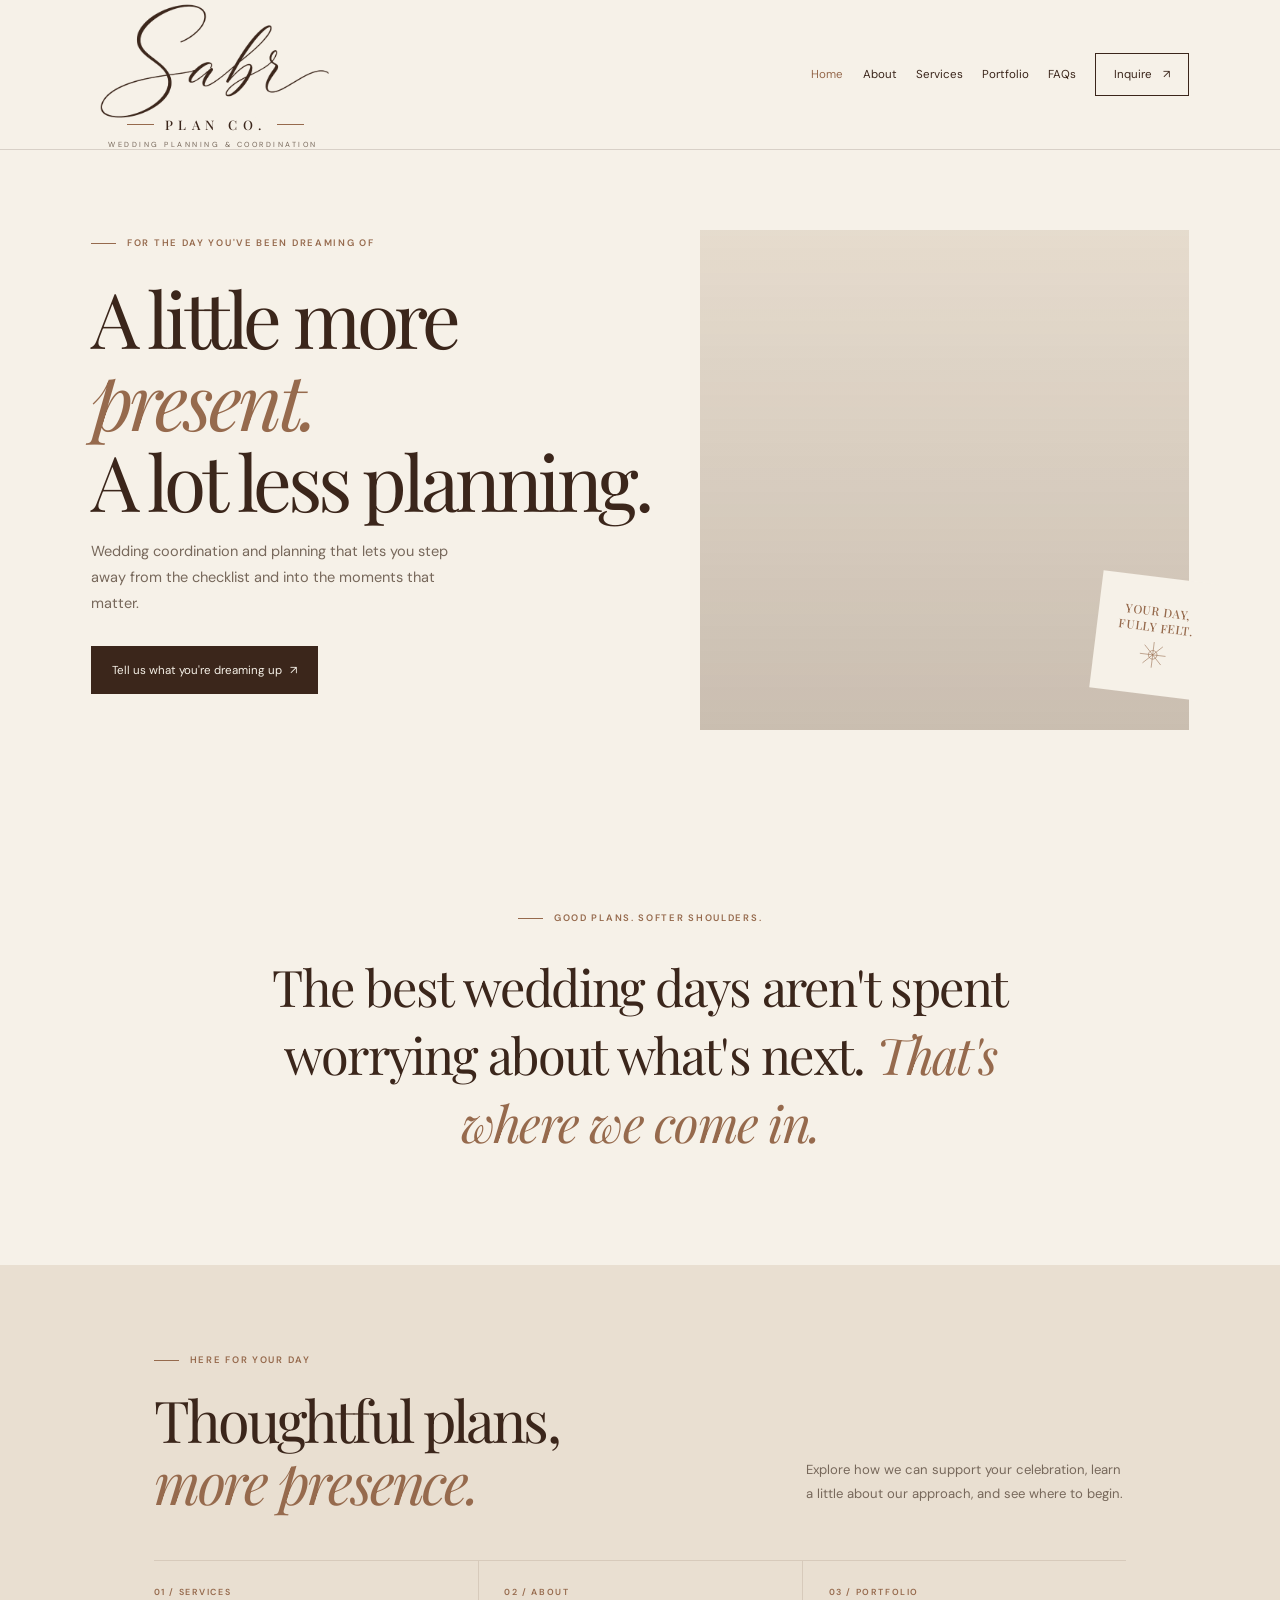
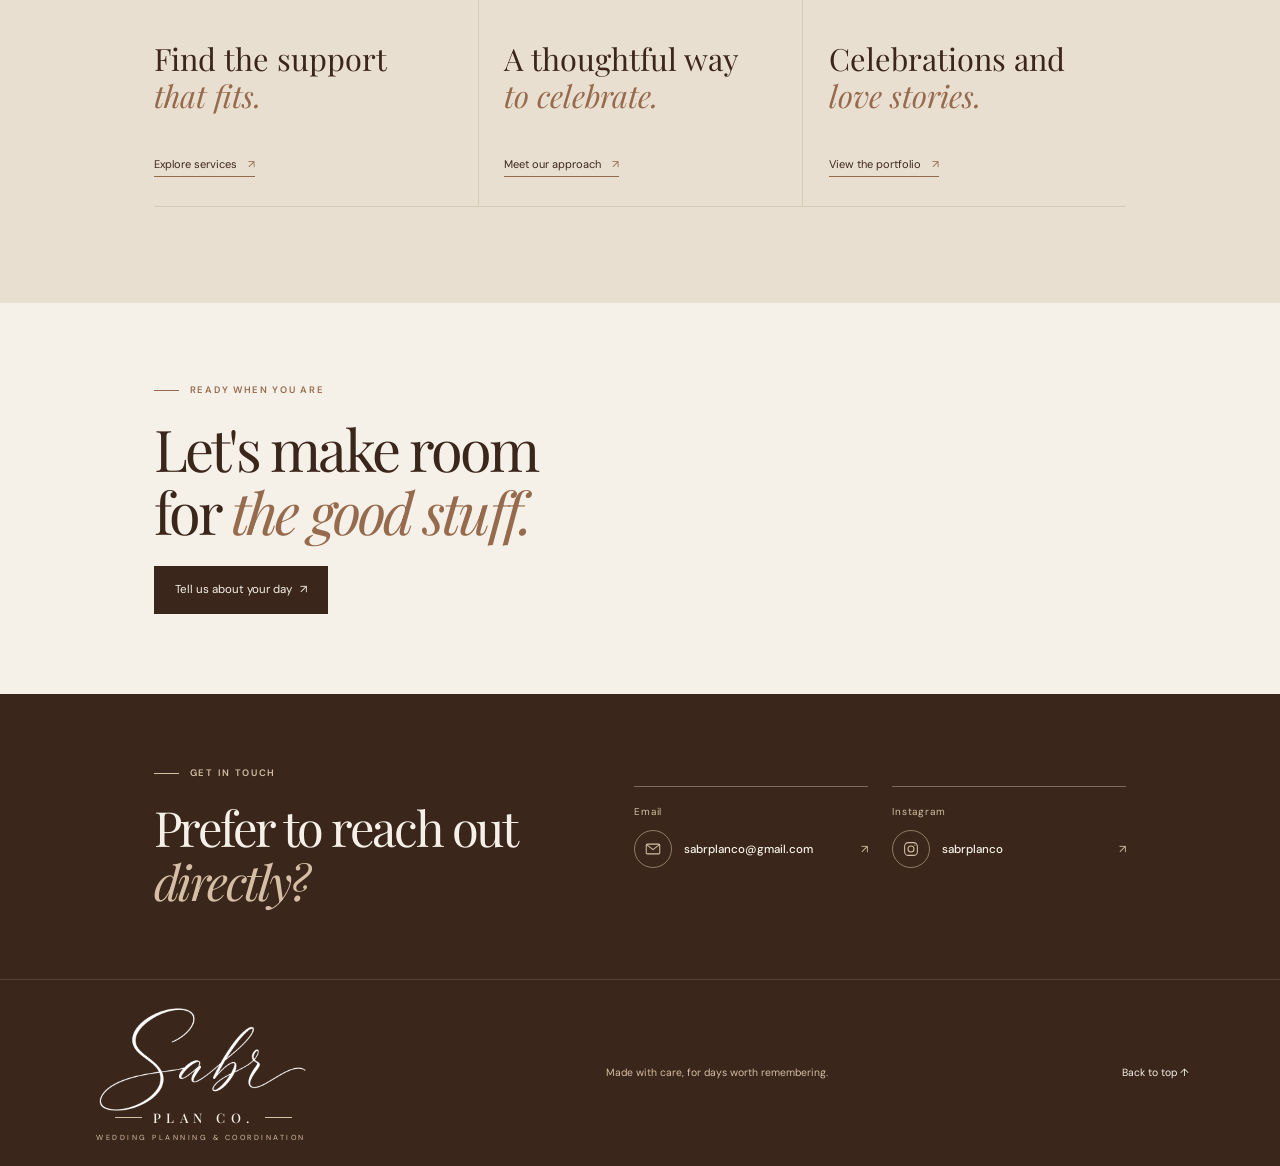
<file: index.html>
<!doctype html>
<html lang="en">
  <head>
    <meta charset="UTF-8" />
    <meta name="viewport" content="width=device-width, initial-scale=1.0" />
    <meta
      name="description"
      content="Thoughtful wedding coordination and planning for couples in New Jersey, New York, and beyond."
    />
    <meta name="theme-color" content="#f6f1e8" />
    <title>Sabr Plan Co. | Wedding Coordination & Planning</title>
    <link rel="preconnect" href="https://fonts.googleapis.com" />
    <link rel="preconnect" href="https://fonts.gstatic.com" crossorigin />
    <link
      href="https://fonts.googleapis.com/css2?family=DM+Sans:wght@400;500;600;700&family=Playfair+Display:ital,wght@0,400;0,500;0,600;1,400;1,500&display=swap"
      rel="stylesheet"
    />
    <link rel="stylesheet" href="styles.css?v=20261115b" />
    <script src="script.js?v=20261115b" defer></script>
  </head>
  <body>
    <a class="skip-link" href="#main">Skip to content</a>
    <header class="site-header">
      <a class="wordmark" href="/" aria-label="Sabr Plan Co. home">
        <img class="brand-script" src="assets/sabr-script.png" alt="" aria-hidden="true" />
        <span class="brand-subtitle"><span></span>PLAN CO.<span></span></span>
        <span class="brand-caption">WEDDING PLANNING &amp; COORDINATION</span>
      </a>
      <button
        class="menu-toggle"
        type="button"
        aria-expanded="false"
        aria-controls="primary-navigation"
        aria-label="Open navigation"
      >
        <span></span>
        <span></span>
      </button>
      <nav class="navigation" id="primary-navigation" aria-label="Main navigation">
        <a href="/" aria-current="page">Home</a>
        <a href="/about">About</a>
        <a href="/services">Services</a>
        <a href="/portfolio">Portfolio</a>
        <a href="/faqs">FAQs</a>
        <a class="nav-cta" href="/inquiry">Inquire <span aria-hidden="true">↗︎</span></a>
      </nav>
    </header>

    <main id="main">
      <section class="hero" id="top" aria-labelledby="hero-title">
        <div class="hero-copy">
          <p class="eyebrow"><span class="eyebrow-line"></span> FOR THE DAY YOU'VE BEEN DREAMING OF</p>
          <h1 id="hero-title">A little more <em>present.</em><br />A lot less planning.</h1>
          <p class="hero-description">
            Wedding coordination and planning that lets you step away from the checklist
            and into the moments that matter.
          </p>
          <a class="button button-dark" href="/inquiry">Tell us what you're dreaming up <span aria-hidden="true">↗︎</span></a>
        </div>
        <div class="hero-image" role="img" aria-label="A couple celebrating their wedding outdoors">
          <div class="image-stamp">
            <span>YOUR DAY,</span>
            <span>FULLY FELT.</span>
            <svg viewBox="0 0 52 52" aria-hidden="true">
              <path d="M26 2v48M2 26h48M9 9l34 34m0-34L9 43" />
              <circle cx="26" cy="26" r="8" />
            </svg>
          </div>
        </div>
      </section>

      <section class="intro section-wrap" aria-label="Introduction">
        <p class="eyebrow"><span class="eyebrow-line"></span> GOOD PLANS. SOFTER SHOULDERS.</p>
        <p class="intro-statement">
          The best wedding days aren't spent worrying about what's next.
          <em>That's where we come in.</em>
        </p>
      </section>

      <section class="home-pages section-wrap" aria-labelledby="explore-title">
        <div class="section-heading">
          <div>
            <p class="eyebrow"><span class="eyebrow-line"></span> HERE FOR YOUR DAY</p>
            <h2 id="explore-title">Thoughtful plans,<br /><em>more presence.</em></h2>
          </div>
          <p class="section-aside">
            Explore how we can support your celebration, learn a little about our approach,
            and see where to begin.
          </p>
        </div>
        <div class="home-page-grid">
          <a class="home-page-card" href="/services">
            <span class="eyebrow">01 / SERVICES</span>
            <h3>Find the support<br /><em>that fits.</em></h3>
            <span class="text-link">Explore services <span aria-hidden="true">↗︎</span></span>
          </a>
          <a class="home-page-card" href="/about">
            <span class="eyebrow">02 / ABOUT</span>
            <h3>A thoughtful way<br /><em>to celebrate.</em></h3>
            <span class="text-link">Meet our approach <span aria-hidden="true">↗︎</span></span>
          </a>
          <a class="home-page-card" href="/portfolio">
            <span class="eyebrow">03 / PORTFOLIO</span>
            <h3>Celebrations and<br /><em>love stories.</em></h3>
            <span class="text-link">View the portfolio <span aria-hidden="true">↗︎</span></span>
          </a>
        </div>
      </section>

      <section class="home-cta section-wrap">
        <p class="eyebrow"><span class="eyebrow-line"></span> READY WHEN YOU ARE</p>
        <h2>Let's make room<br />for <em>the good stuff.</em></h2>
        <a class="button button-dark" href="/inquiry">Tell us about your day <span aria-hidden="true">↗︎</span></a>
      </section>
    </main>

    <section class="contact-section" aria-labelledby="contact-title">
      <div class="contact-intro">
        <p class="eyebrow"><span class="eyebrow-line"></span> GET IN TOUCH</p>
        <h2 id="contact-title">Prefer to reach out<br /><em>directly?</em></h2>
      </div>
      <div class="contact-details" aria-label="Contact details">
        <a class="contact-link" href="mailto:sabrplanco@gmail.com">
          <span class="contact-label">Email</span>
          <span class="contact-icon" aria-hidden="true">
            <svg viewBox="0 0 24 24" fill="none" focusable="false">
              <rect x="3" y="5.5" width="18" height="13" rx="1.5" />
              <path d="M3.8 6.6 12 12.8l8.2-6.2" />
            </svg>
          </span>
          <strong>sabrplanco@gmail.com</strong>
          <span class="contact-arrow" aria-hidden="true">↗︎</span>
        </a>
        <a class="contact-link" href="https://www.instagram.com/sabrplanco" target="_blank" rel="noopener noreferrer">
          <span class="contact-label">Instagram</span>
          <span class="contact-icon" aria-hidden="true">
            <svg viewBox="0 0 24 24" fill="none" focusable="false">
              <rect x="3.5" y="3.5" width="17" height="17" rx="5" />
              <circle cx="12" cy="12" r="4" />
              <circle cx="17.2" cy="6.8" r="0.9" fill="currentColor" stroke="none" />
            </svg>
          </span>
          <strong>sabrplanco</strong>
          <span class="contact-arrow" aria-hidden="true">↗︎</span>
        </a>
      </div>
    </section>
    <footer class="site-footer">
      <a class="wordmark footer-wordmark" href="/" aria-label="Sabr Plan Co. home">
        <img class="brand-script" src="assets/sabr-script.png" alt="" aria-hidden="true" />
        <span class="brand-subtitle"><span></span>PLAN CO.<span></span></span>
        <span class="brand-caption">WEDDING PLANNING &amp; COORDINATION</span>
      </a>
      <p>Made with care, for days worth remembering.</p>
      <a class="back-to-top" href="#main">Back to top ↑</a>
    </footer>
  </body>
</html>
</file>
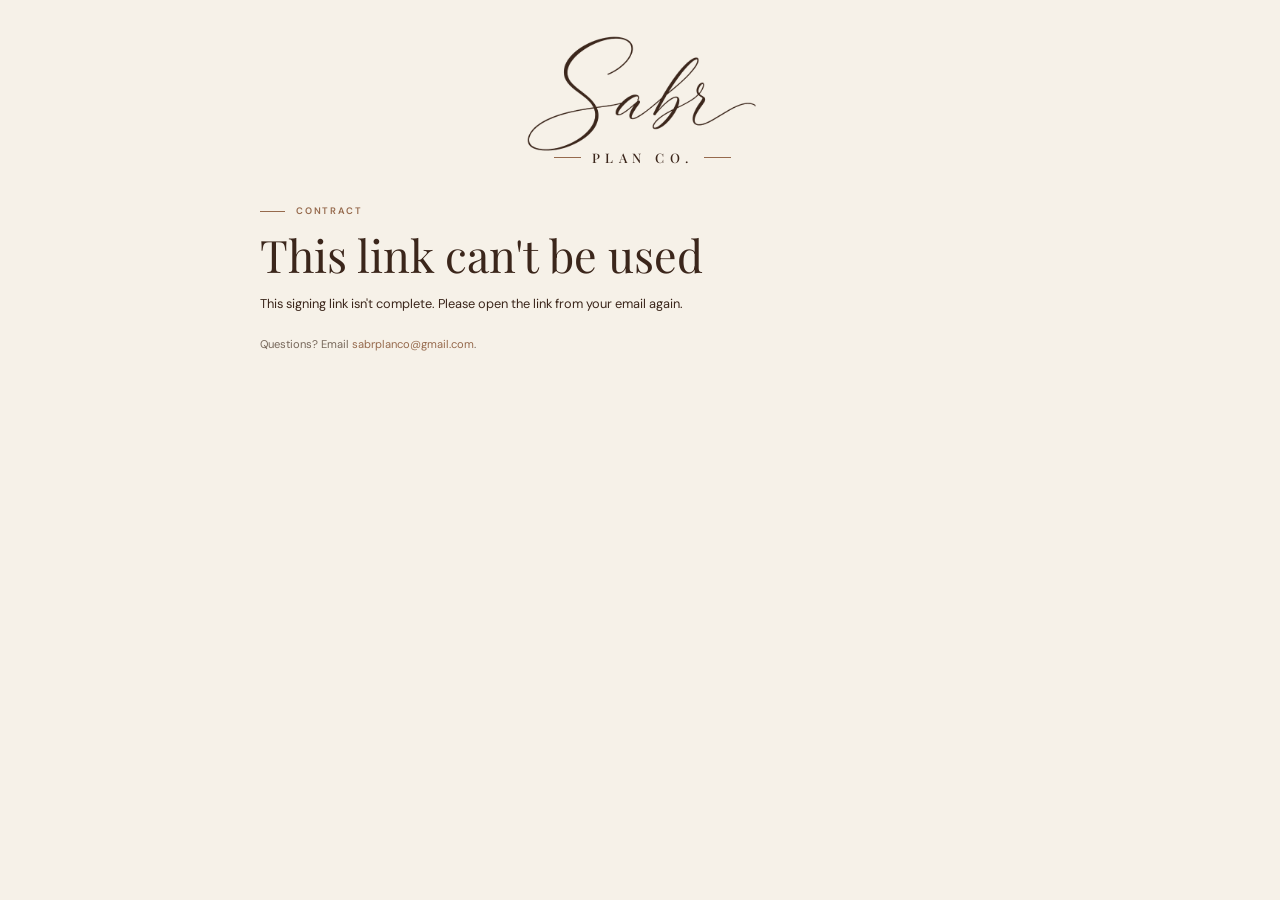
<file: sign/index.html>
<!doctype html>
<html lang="en">
  <head>
    <meta charset="UTF-8" />
    <meta name="viewport" content="width=device-width, initial-scale=1.0" />
    <meta name="robots" content="noindex, nofollow" />
    <meta name="referrer" content="no-referrer" />
    <meta name="theme-color" content="#f6f1e8" />
    <title>Sign your contract | Sabr Plan Co.</title>
    <link rel="preconnect" href="https://fonts.googleapis.com" />
    <link rel="preconnect" href="https://fonts.gstatic.com" crossorigin />
    <link href="https://fonts.googleapis.com/css2?family=DM+Sans:wght@400;500;600;700&family=Great+Vibes&family=Playfair+Display:ital,wght@0,400;0,500;0,600;1,400;1,500&display=swap" rel="stylesheet" />
    <link rel="stylesheet" href="../styles.css?v=20261115b" />
    <script src="../portal-config.js?v=20261115b" defer></script>
    <script src="sign.js?v=20261115b" defer></script>
  </head>
  <body class="sign-body">
    <header class="sign-header">
      <a class="wordmark" href="/" aria-label="Sabr Plan Co. home">
        <img class="brand-script" src="../assets/sabr-script.png" alt="" aria-hidden="true" />
        <span class="brand-subtitle"><span></span>PLAN CO.<span></span></span>
      </a>
    </header>
    <main class="sign-main" id="main">
      <section class="sign-state" id="sign-loading" aria-live="polite">
        <p class="eyebrow"><span class="eyebrow-line"></span> CONTRACT</p>
        <h1>Loading your contract…</h1>
      </section>

      <section class="sign-state" id="sign-error" hidden>
        <p class="eyebrow"><span class="eyebrow-line"></span> CONTRACT</p>
        <h1>This link can't be used</h1>
        <p class="sign-lead" id="sign-error-message"></p>
        <p class="sign-muted">Questions? Email <a href="mailto:sabrplanco@gmail.com">sabrplanco@gmail.com</a>.</p>
      </section>

      <section class="sign-state" id="sign-ready" hidden>
        <p class="eyebrow"><span class="eyebrow-line"></span> FOR YOUR SIGNATURE</p>
        <h1>Review and sign your <em>contract.</em></h1>
        <p class="sign-lead">Wedding coordination agreement for <strong id="sign-client-name"></strong>. Please read it through, then sign at the bottom of this page.</p>
        <div class="sign-document" id="sign-document" aria-label="Contract pages"></div>

        <form class="sign-form" id="sign-form" novalidate>
          <p class="eyebrow"><span class="eyebrow-line"></span> SIGN</p>
          <h2>Your signature</h2>
          <label class="sign-field">
            Full legal name
            <input id="signer-name" name="signer-name" type="text" autocomplete="name" maxlength="200" required />
          </label>
          <div class="sign-method" role="group" aria-label="How would you like to sign?">
            <button type="button" class="sign-method-option is-active" data-sign-method="typed" aria-pressed="true">Use my typed name</button>
            <button type="button" class="sign-method-option" data-sign-method="drawn" aria-pressed="false">Draw my signature</button>
          </div>
          <div class="sign-pad">
            <canvas id="signature-canvas" aria-label="Signature preview"></canvas>
            <p class="sign-pad-hint" id="signature-hint">Type your name above to create your signature.</p>
            <button type="button" class="sign-clear" id="signature-clear" hidden>Clear</button>
          </div>
          <label class="sign-check">
            <input type="checkbox" id="agree-terms" />
            <span>I have read the contract above and agree to its terms.</span>
          </label>
          <label class="sign-check">
            <input type="checkbox" id="agree-electronic" />
            <span>I agree to sign electronically, and that my electronic signature is the legal equivalent of my handwritten signature.</span>
          </label>
          <p class="sign-status" id="sign-status" role="status" aria-live="polite"></p>
          <button type="submit" class="button button-dark sign-submit" id="sign-submit">Sign contract</button>
        </form>
      </section>

      <section class="sign-state" id="sign-done" hidden>
        <p class="eyebrow"><span class="eyebrow-line"></span> ALL SET</p>
        <h1>Thank you, <em id="sign-done-name"></em></h1>
        <p class="sign-lead" id="sign-done-message"></p>
        <a class="button button-dark" id="sign-download" href="#" target="_blank" rel="noopener">Download signed contract</a>
        <p class="sign-muted">Questions? Email <a href="mailto:sabrplanco@gmail.com">sabrplanco@gmail.com</a>.</p>
      </section>
    </main>
  </body>
</html>
</file>
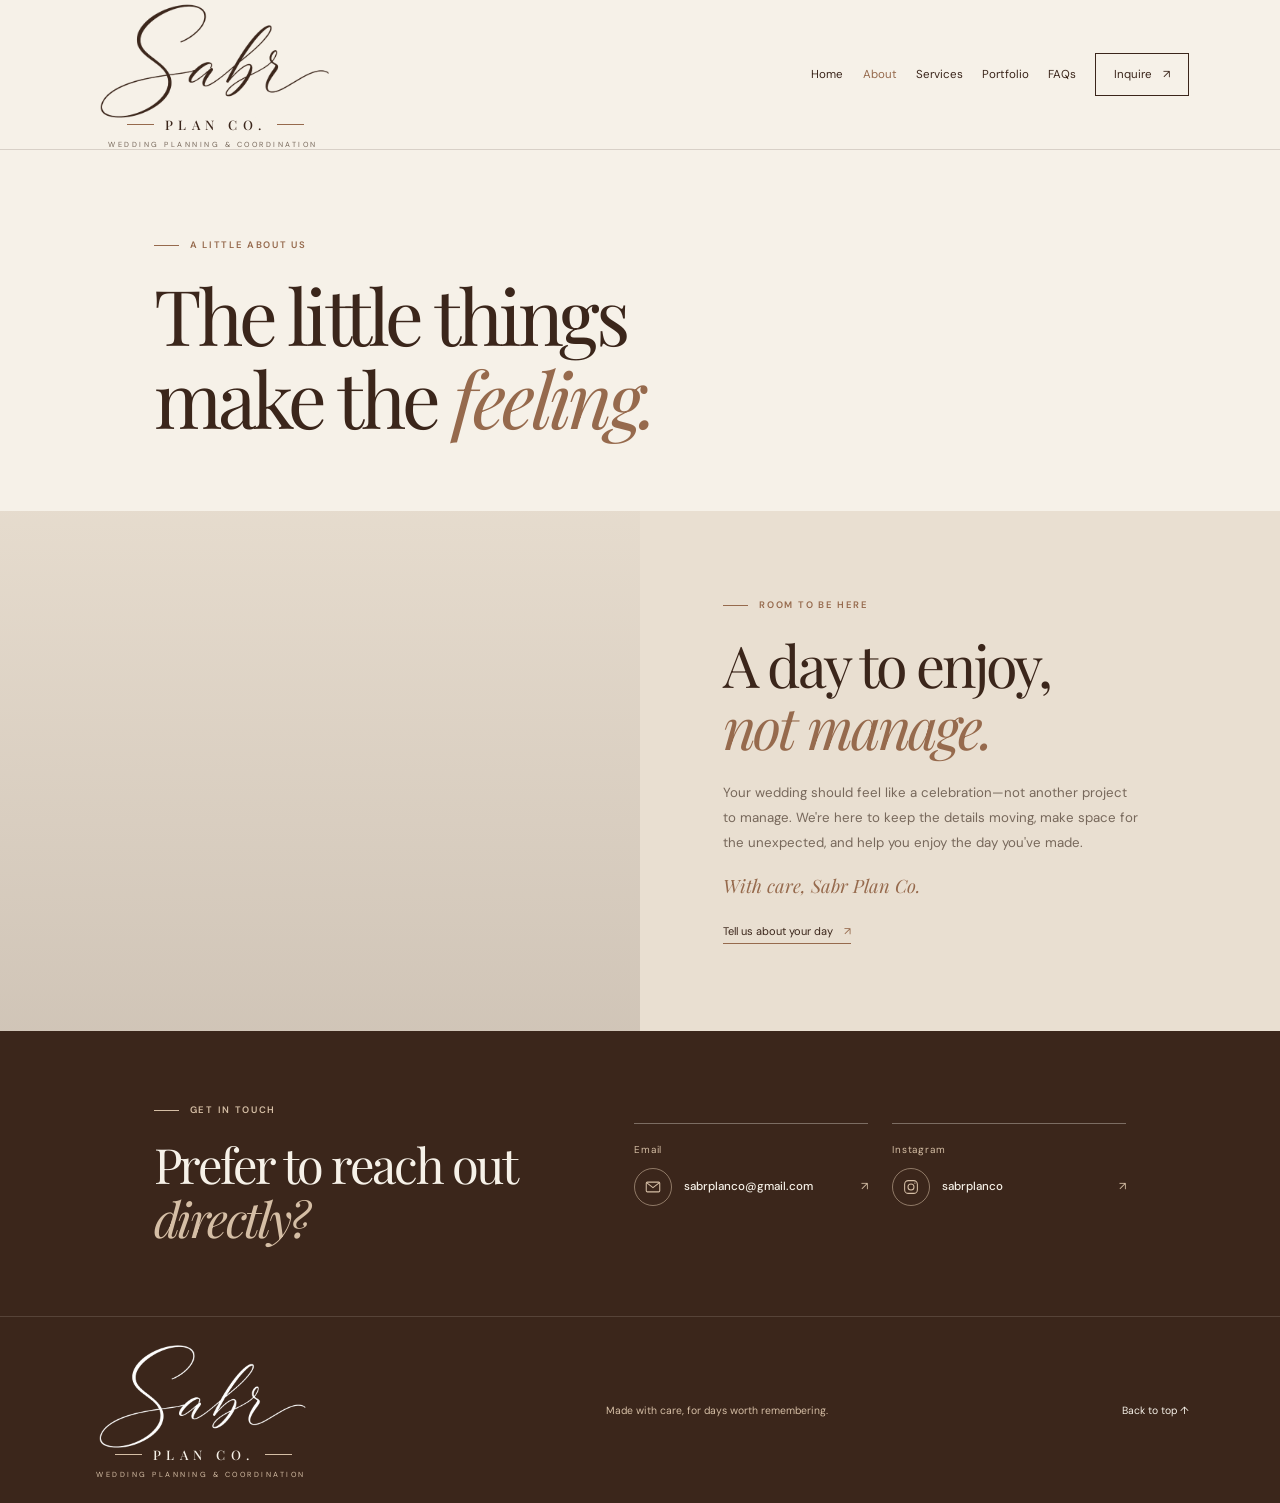
<file: about.html>
<!doctype html>
<html lang="en">
  <head>
    <meta charset="UTF-8" />
    <meta name="viewport" content="width=device-width, initial-scale=1.0" />
    <meta name="description" content="Get to know Sabr Plan Co. and our thoughtful approach to wedding planning and coordination." />
    <meta name="theme-color" content="#f6f1e8" />
    <title>About | Sabr Plan Co.</title>
    <link rel="preconnect" href="https://fonts.googleapis.com" />
    <link rel="preconnect" href="https://fonts.gstatic.com" crossorigin />
    <link href="https://fonts.googleapis.com/css2?family=DM+Sans:wght@400;500;600;700&family=Playfair+Display:ital,wght@0,400;0,500;0,600;1,400;1,500&display=swap" rel="stylesheet" />
    <link rel="stylesheet" href="styles.css?v=20261115b" />
    <script src="script.js?v=20261115b" defer></script>
  </head>
  <body>
    <a class="skip-link" href="#main">Skip to content</a>
    <header class="site-header">
      <a class="wordmark" href="/" aria-label="Sabr Plan Co. home">
        <img class="brand-script" src="assets/sabr-script.png" alt="" aria-hidden="true" />
        <span class="brand-subtitle"><span></span>PLAN CO.<span></span></span>
        <span class="brand-caption">WEDDING PLANNING &amp; COORDINATION</span>
      </a>
      <button class="menu-toggle" type="button" aria-expanded="false" aria-controls="primary-navigation" aria-label="Open navigation">
        <span></span><span></span>
      </button>
      <nav class="navigation" id="primary-navigation" aria-label="Main navigation">
        <a href="/">Home</a>
        <a href="/about" aria-current="page">About</a>
        <a href="/services">Services</a>
        <a href="/portfolio">Portfolio</a>
        <a href="/faqs">FAQs</a>
        <a class="nav-cta" href="/inquiry">Inquire <span aria-hidden="true">↗︎</span></a>
      </nav>
    </header>
    <main id="main">
      <section class="page-heading section-wrap" aria-labelledby="page-title">
        <p class="eyebrow"><span class="eyebrow-line"></span> A LITTLE ABOUT US</p>
        <h1 id="page-title">The little things<br />make the <em>feeling.</em></h1>
      </section>
      <section class="about" aria-labelledby="about-title">
        <div class="about-image" role="img" aria-label="An intimate wedding table set with flowers"></div>
        <div class="about-copy">
          <p class="eyebrow"><span class="eyebrow-line"></span> ROOM TO BE HERE</p>
          <h2 id="about-title">A day to enjoy,<br /><em>not manage.</em></h2>
          <p>
            Your wedding should feel like a celebration—not another project to manage.
            We're here to keep the details moving, make space for the unexpected, and
            help you enjoy the day you've made.
          </p>
          <p class="about-signoff">With care, Sabr Plan Co.</p>
          <a class="text-link" href="/inquiry">Tell us about your day <span aria-hidden="true">↗︎</span></a>
        </div>
      </section>
    </main>
    <section class="contact-section" aria-labelledby="contact-title">
      <div class="contact-intro">
        <p class="eyebrow"><span class="eyebrow-line"></span> GET IN TOUCH</p>
        <h2 id="contact-title">Prefer to reach out<br /><em>directly?</em></h2>
      </div>
      <div class="contact-details" aria-label="Contact details">
        <a class="contact-link" href="mailto:sabrplanco@gmail.com">
          <span class="contact-label">Email</span>
          <span class="contact-icon" aria-hidden="true">
            <svg viewBox="0 0 24 24" fill="none" focusable="false">
              <rect x="3" y="5.5" width="18" height="13" rx="1.5" />
              <path d="M3.8 6.6 12 12.8l8.2-6.2" />
            </svg>
          </span>
          <strong>sabrplanco@gmail.com</strong>
          <span class="contact-arrow" aria-hidden="true">↗︎</span>
        </a>
        <a class="contact-link" href="https://www.instagram.com/sabrplanco" target="_blank" rel="noopener noreferrer">
          <span class="contact-label">Instagram</span>
          <span class="contact-icon" aria-hidden="true">
            <svg viewBox="0 0 24 24" fill="none" focusable="false">
              <rect x="3.5" y="3.5" width="17" height="17" rx="5" />
              <circle cx="12" cy="12" r="4" />
              <circle cx="17.2" cy="6.8" r="0.9" fill="currentColor" stroke="none" />
            </svg>
          </span>
          <strong>sabrplanco</strong>
          <span class="contact-arrow" aria-hidden="true">↗︎</span>
        </a>
      </div>
    </section>
    <footer class="site-footer">
      <a class="wordmark footer-wordmark" href="/" aria-label="Sabr Plan Co. home">
        <img class="brand-script" src="assets/sabr-script.png" alt="" aria-hidden="true" />
        <span class="brand-subtitle"><span></span>PLAN CO.<span></span></span>
        <span class="brand-caption">WEDDING PLANNING &amp; COORDINATION</span>
      </a>
      <p>Made with care, for days worth remembering.</p>
      <a class="back-to-top" href="#main">Back to top ↑</a>
    </footer>
  </body>
</html>
</file>
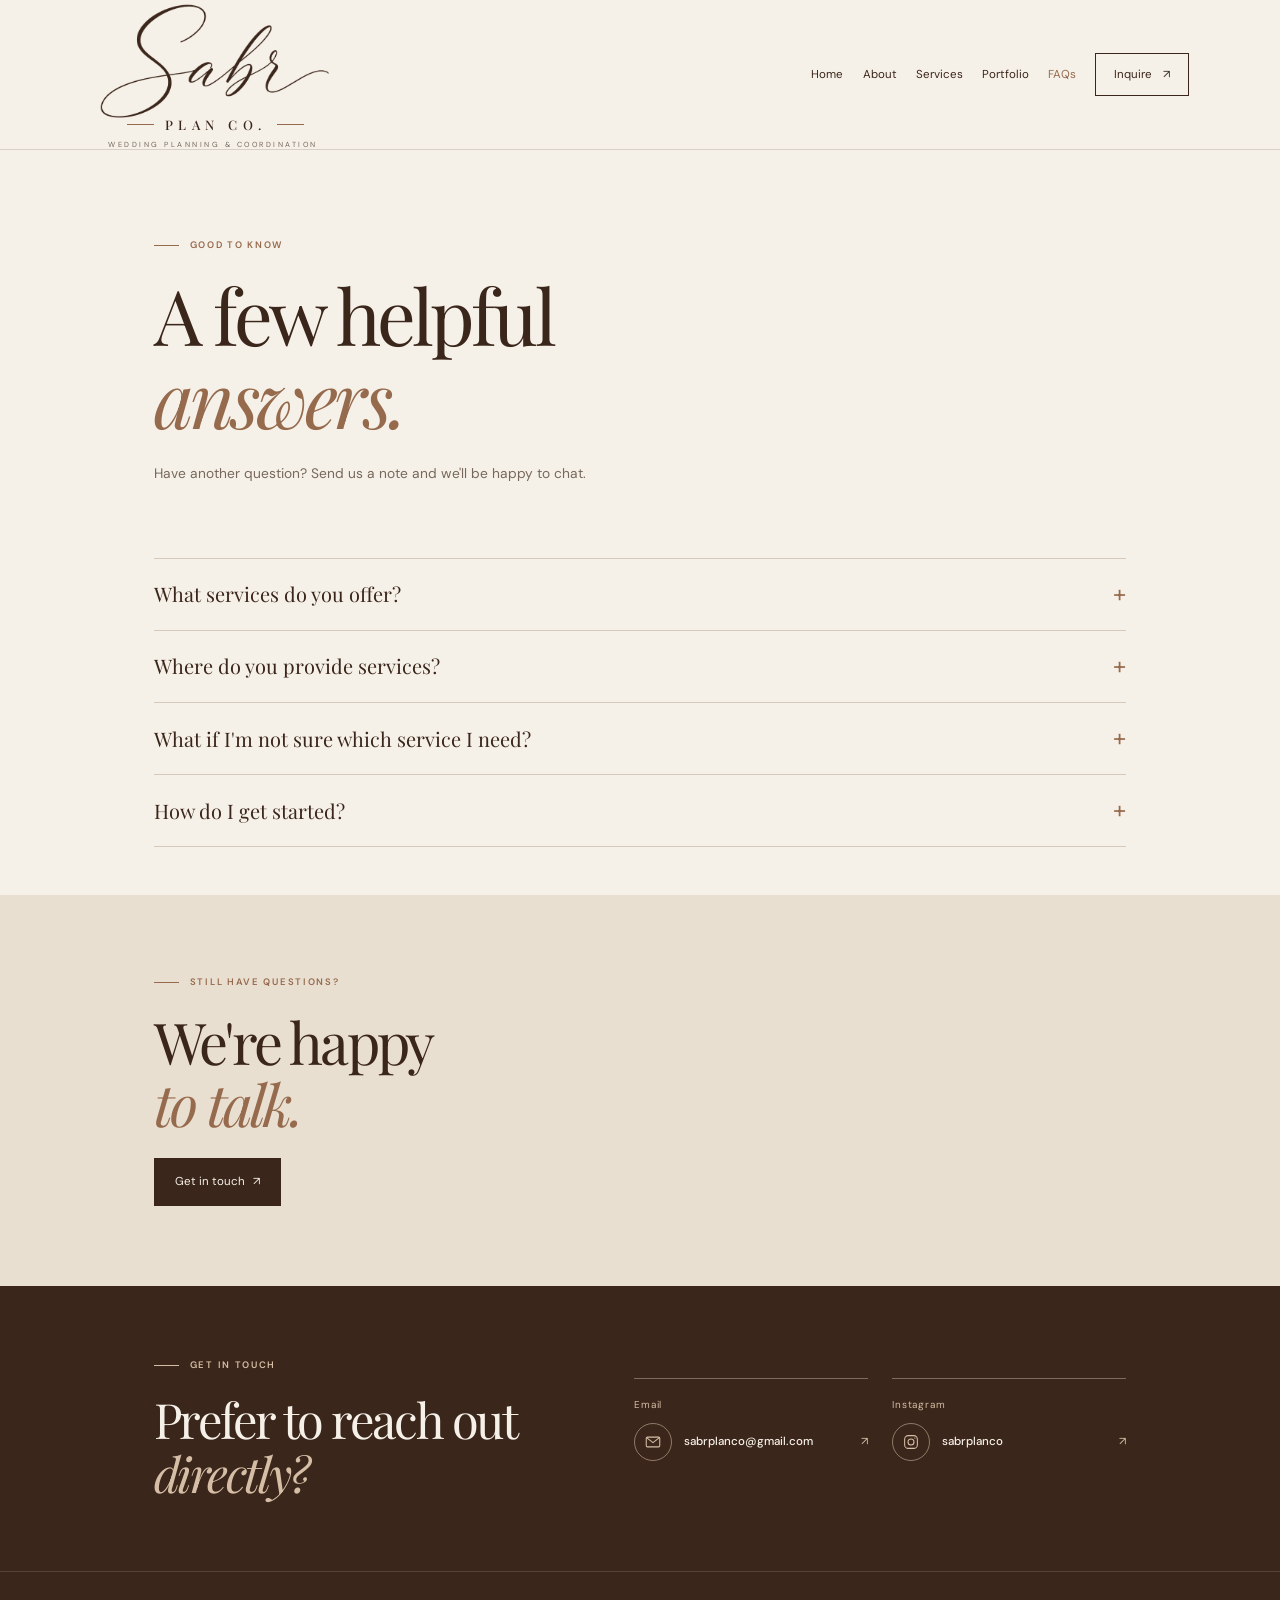
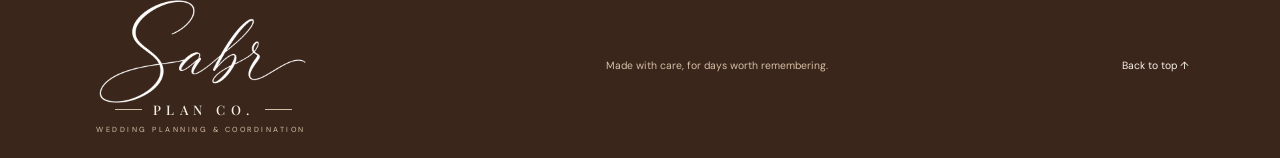
<file: faqs.html>
<!doctype html>
<html lang="en">
  <head>
    <meta charset="UTF-8" />
    <meta name="viewport" content="width=device-width, initial-scale=1.0" />
    <meta name="description" content="Answers to common questions about Sabr Plan Co. wedding planning and coordination." />
    <meta name="theme-color" content="#f6f1e8" />
    <title>FAQs | Sabr Plan Co.</title>
    <link rel="preconnect" href="https://fonts.googleapis.com" />
    <link rel="preconnect" href="https://fonts.gstatic.com" crossorigin />
    <link href="https://fonts.googleapis.com/css2?family=DM+Sans:wght@400;500;600;700&family=Playfair+Display:ital,wght@0,400;0,500;0,600;1,400;1,500&display=swap" rel="stylesheet" />
    <link rel="stylesheet" href="styles.css?v=20261115b" />
    <script src="script.js?v=20261115b" defer></script>
  </head>
  <body>
    <a class="skip-link" href="#main">Skip to content</a>
    <header class="site-header">
      <a class="wordmark" href="/" aria-label="Sabr Plan Co. home">
        <img class="brand-script" src="assets/sabr-script.png" alt="" aria-hidden="true" />
        <span class="brand-subtitle"><span></span>PLAN CO.<span></span></span>
        <span class="brand-caption">WEDDING PLANNING &amp; COORDINATION</span>
      </a>
      <button class="menu-toggle" type="button" aria-expanded="false" aria-controls="primary-navigation" aria-label="Open navigation">
        <span></span><span></span>
      </button>
      <nav class="navigation" id="primary-navigation" aria-label="Main navigation">
        <a href="/">Home</a>
        <a href="/about">About</a>
        <a href="/services">Services</a>
        <a href="/portfolio">Portfolio</a>
        <a href="/faqs" aria-current="page">FAQs</a>
        <a class="nav-cta" href="/inquiry">Inquire <span aria-hidden="true">↗︎</span></a>
      </nav>
    </header>
    <main id="main">
      <section class="page-heading section-wrap" aria-labelledby="page-title">
        <p class="eyebrow"><span class="eyebrow-line"></span> GOOD TO KNOW</p>
        <h1 id="page-title">A few helpful<br /><em>answers.</em></h1>
        <p class="page-description">Have another question? Send us a note and we'll be happy to chat.</p>
      </section>
      <section class="faq-list section-wrap" aria-label="Frequently asked questions">
        <details class="faq-item">
          <summary>What services do you offer?</summary>
          <p>Sabr Plan Co. offers day-of coordination and wedding planning. Visit the <a href="/services">Services page</a> to learn more.</p>
        </details>
        <details class="faq-item">
          <summary>Where do you provide services?</summary>
          <p>We're based in New Jersey and New York, and are available for destination weddings.</p>
        </details>
        <details class="faq-item">
          <summary>What if I'm not sure which service I need?</summary>
          <p>That's okay. Share a little about your plans in an <a href="/inquiry">inquiry</a>, and we can talk through what kind of support might fit.</p>
        </details>
        <details class="faq-item">
          <summary>How do I get started?</summary>
          <p>Send us an inquiry with the details you have so far, such as your date, location, and what kind of help you're looking for.</p>
        </details>
      </section>
      <section class="service-next section-wrap">
        <p class="eyebrow"><span class="eyebrow-line"></span> STILL HAVE QUESTIONS?</p>
        <h2>We're happy<br /><em>to talk.</em></h2>
        <a class="button button-dark" href="/inquiry">Get in touch <span aria-hidden="true">↗︎</span></a>
      </section>
    </main>
    <section class="contact-section" aria-labelledby="contact-title">
      <div class="contact-intro">
        <p class="eyebrow"><span class="eyebrow-line"></span> GET IN TOUCH</p>
        <h2 id="contact-title">Prefer to reach out<br /><em>directly?</em></h2>
      </div>
      <div class="contact-details" aria-label="Contact details">
        <a class="contact-link" href="mailto:sabrplanco@gmail.com">
          <span class="contact-label">Email</span>
          <span class="contact-icon" aria-hidden="true">
            <svg viewBox="0 0 24 24" fill="none" focusable="false">
              <rect x="3" y="5.5" width="18" height="13" rx="1.5" />
              <path d="M3.8 6.6 12 12.8l8.2-6.2" />
            </svg>
          </span>
          <strong>sabrplanco@gmail.com</strong>
          <span class="contact-arrow" aria-hidden="true">↗︎</span>
        </a>
        <a class="contact-link" href="https://www.instagram.com/sabrplanco" target="_blank" rel="noopener noreferrer">
          <span class="contact-label">Instagram</span>
          <span class="contact-icon" aria-hidden="true">
            <svg viewBox="0 0 24 24" fill="none" focusable="false">
              <rect x="3.5" y="3.5" width="17" height="17" rx="5" />
              <circle cx="12" cy="12" r="4" />
              <circle cx="17.2" cy="6.8" r="0.9" fill="currentColor" stroke="none" />
            </svg>
          </span>
          <strong>sabrplanco</strong>
          <span class="contact-arrow" aria-hidden="true">↗︎</span>
        </a>
      </div>
    </section>
    <footer class="site-footer">
      <a class="wordmark footer-wordmark" href="/" aria-label="Sabr Plan Co. home">
        <img class="brand-script" src="assets/sabr-script.png" alt="" aria-hidden="true" />
        <span class="brand-subtitle"><span></span>PLAN CO.<span></span></span>
        <span class="brand-caption">WEDDING PLANNING &amp; COORDINATION</span>
      </a>
      <p>Made with care, for days worth remembering.</p>
      <a class="back-to-top" href="#main">Back to top ↑</a>
    </footer>
  </body>
</html>
</file>
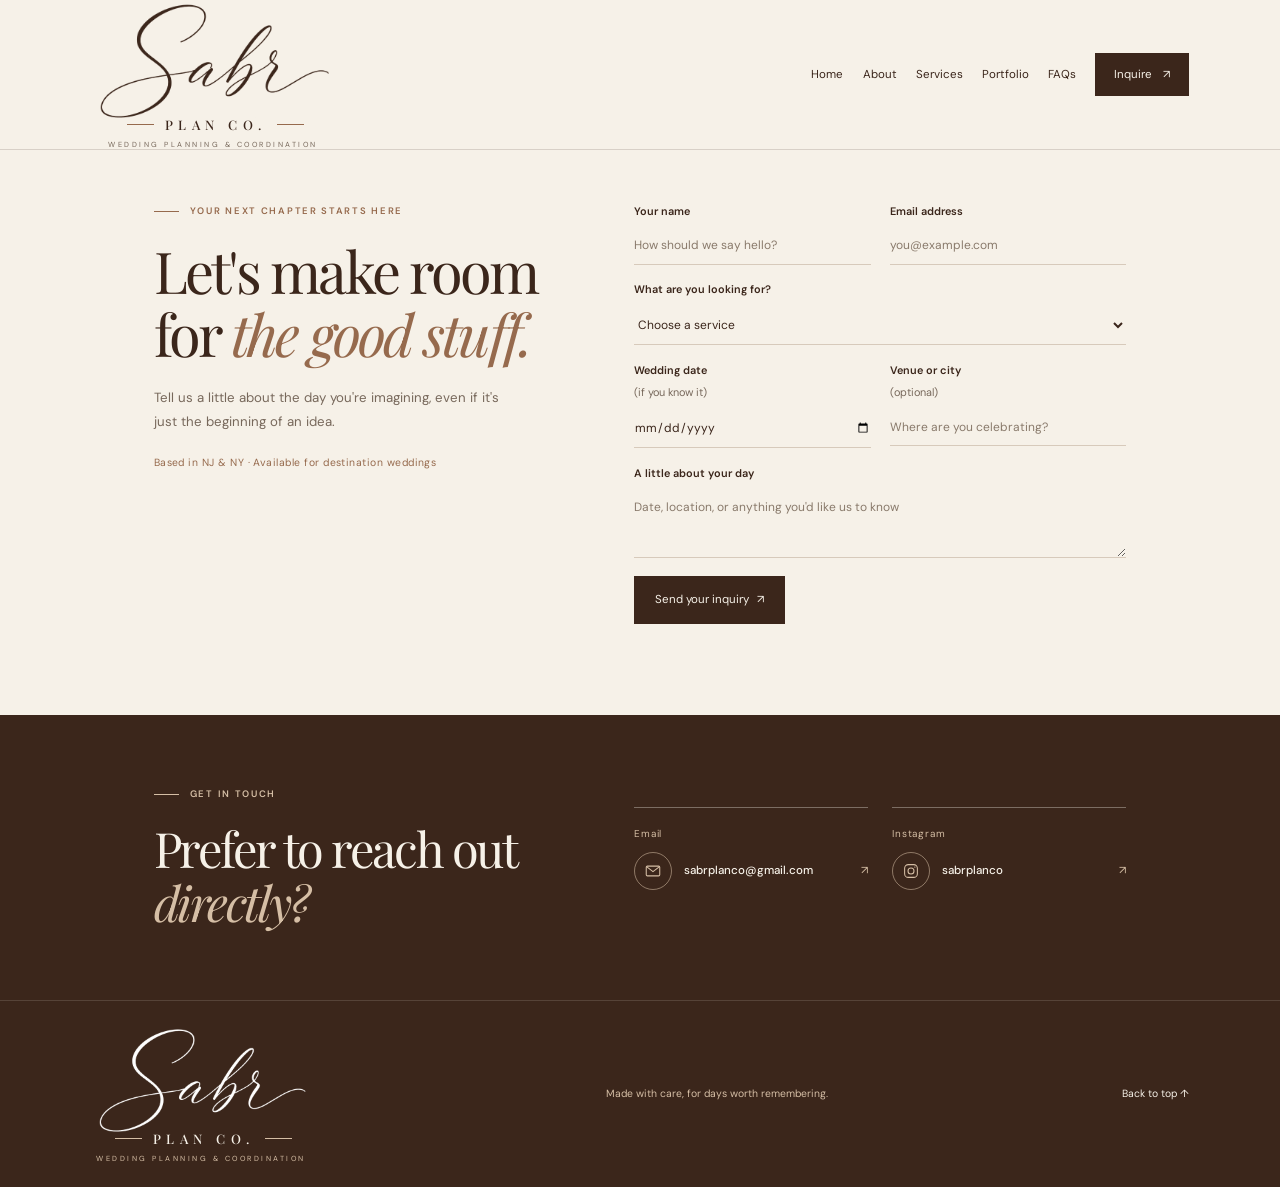
<file: inquiry.html>
<!doctype html>
<html lang="en">
  <head>
    <meta charset="UTF-8" />
    <meta name="viewport" content="width=device-width, initial-scale=1.0" />
    <meta name="description" content="Get in touch with Sabr Plan Co. about wedding planning and coordination in NJ, NY, and beyond." />
    <meta name="theme-color" content="#f6f1e8" />
    <title>Inquiry | Sabr Plan Co.</title>
    <link rel="preconnect" href="https://fonts.googleapis.com" />
    <link rel="preconnect" href="https://fonts.gstatic.com" crossorigin />
    <link href="https://fonts.googleapis.com/css2?family=DM+Sans:wght@400;500;600;700&family=Playfair+Display:ital,wght@0,400;0,500;0,600;1,400;1,500&display=swap" rel="stylesheet" />
    <link rel="stylesheet" href="styles.css?v=20261115b" />
    <script src="portal-config.js?v=20261115b" defer></script>
    <script src="script.js?v=20261115b" defer></script>
  </head>
  <body>
    <a class="skip-link" href="#main">Skip to content</a>
    <header class="site-header">
      <a class="wordmark" href="/" aria-label="Sabr Plan Co. home">
        <img class="brand-script" src="assets/sabr-script.png" alt="" aria-hidden="true" />
        <span class="brand-subtitle"><span></span>PLAN CO.<span></span></span>
        <span class="brand-caption">WEDDING PLANNING &amp; COORDINATION</span>
      </a>
      <button class="menu-toggle" type="button" aria-expanded="false" aria-controls="primary-navigation" aria-label="Open navigation">
        <span></span><span></span>
      </button>
      <nav class="navigation" id="primary-navigation" aria-label="Main navigation">
        <a href="/">Home</a>
        <a href="/about">About</a>
        <a href="/services">Services</a>
        <a href="/portfolio">Portfolio</a>
        <a href="/faqs">FAQs</a>
        <a class="nav-cta" href="/inquiry" aria-current="page">Inquire <span aria-hidden="true">↗︎</span></a>
      </nav>
    </header>
    <main id="main">
      <section class="inquiry inquiry-page section-wrap" aria-labelledby="page-title">
        <div class="inquiry-heading">
          <p class="eyebrow"><span class="eyebrow-line"></span> YOUR NEXT CHAPTER STARTS HERE</p>
          <h1 id="page-title">Let's make room<br />for <em>the good stuff.</em></h1>
          <p>Tell us a little about the day you're imagining, even if it's just the beginning of an idea.</p>
          <p class="service-area">Based in NJ &amp; NY · Available for destination weddings</p>
        </div>
        <form class="inquiry-form" action="https://api.web3forms.com/submit" method="POST">
          <input type="hidden" name="access_key" value="9e508762-d436-49a7-bb2d-9ef6050b3b46" />
          <input type="hidden" name="subject" value="Sabr Plan Co. - New Inquiry" />
          <input type="hidden" name="from_name" value="Sabr Plan Co. Inquiry" />
          <input class="form-honeypot" type="checkbox" name="botcheck" tabindex="-1" aria-hidden="true" />
          <div class="form-row">
            <label>
              Your name
              <input name="name" type="text" autocomplete="name" placeholder="How should we say hello?" required />
            </label>
            <label>
              Email address
              <input name="email" type="email" autocomplete="email" placeholder="you@example.com" required />
            </label>
          </div>
          <label>
            What are you looking for?
            <select name="service" required>
              <option value="" disabled selected>Choose a service</option>
              <option>Day-of coordination</option>
              <option>Wedding planning</option>
              <option>I'm not sure yet</option>
            </select>
          </label>
          <div class="form-row">
            <label>
              Wedding date <span class="form-optional">(if you know it)</span>
              <input name="wedding_date" type="date" />
            </label>
            <label>
              Venue or city <span class="form-optional">(optional)</span>
              <input name="venue" type="text" maxlength="250" placeholder="Where are you celebrating?" />
            </label>
          </div>
          <label>
            A little about your day
            <textarea name="message" rows="3" placeholder="Date, location, or anything you'd like us to know"></textarea>
          </label>
          <button class="button button-dark" type="submit">Send your inquiry <span aria-hidden="true">↗︎</span></button>
          <p class="form-note" role="status" aria-live="polite"></p>
        </form>
      </section>
    </main>
    <section class="contact-section" aria-labelledby="contact-title">
      <div class="contact-intro">
        <p class="eyebrow"><span class="eyebrow-line"></span> GET IN TOUCH</p>
        <h2 id="contact-title">Prefer to reach out<br /><em>directly?</em></h2>
      </div>
      <div class="contact-details" aria-label="Contact details">
        <a class="contact-link" href="mailto:sabrplanco@gmail.com">
          <span class="contact-label">Email</span>
          <span class="contact-icon" aria-hidden="true">
            <svg viewBox="0 0 24 24" fill="none" focusable="false">
              <rect x="3" y="5.5" width="18" height="13" rx="1.5" />
              <path d="M3.8 6.6 12 12.8l8.2-6.2" />
            </svg>
          </span>
          <strong>sabrplanco@gmail.com</strong>
          <span class="contact-arrow" aria-hidden="true">↗︎</span>
        </a>
        <a class="contact-link" href="https://www.instagram.com/sabrplanco" target="_blank" rel="noopener noreferrer">
          <span class="contact-label">Instagram</span>
          <span class="contact-icon" aria-hidden="true">
            <svg viewBox="0 0 24 24" fill="none" focusable="false">
              <rect x="3.5" y="3.5" width="17" height="17" rx="5" />
              <circle cx="12" cy="12" r="4" />
              <circle cx="17.2" cy="6.8" r="0.9" fill="currentColor" stroke="none" />
            </svg>
          </span>
          <strong>sabrplanco</strong>
          <span class="contact-arrow" aria-hidden="true">↗︎</span>
        </a>
      </div>
    </section>
    <footer class="site-footer">
      <a class="wordmark footer-wordmark" href="/" aria-label="Sabr Plan Co. home">
        <img class="brand-script" src="assets/sabr-script.png" alt="" aria-hidden="true" />
        <span class="brand-subtitle"><span></span>PLAN CO.<span></span></span>
        <span class="brand-caption">WEDDING PLANNING &amp; COORDINATION</span>
      </a>
      <p>Made with care, for days worth remembering.</p>
      <a class="back-to-top" href="#main">Back to top ↑</a>
    </footer>
  </body>
</html>
</file>
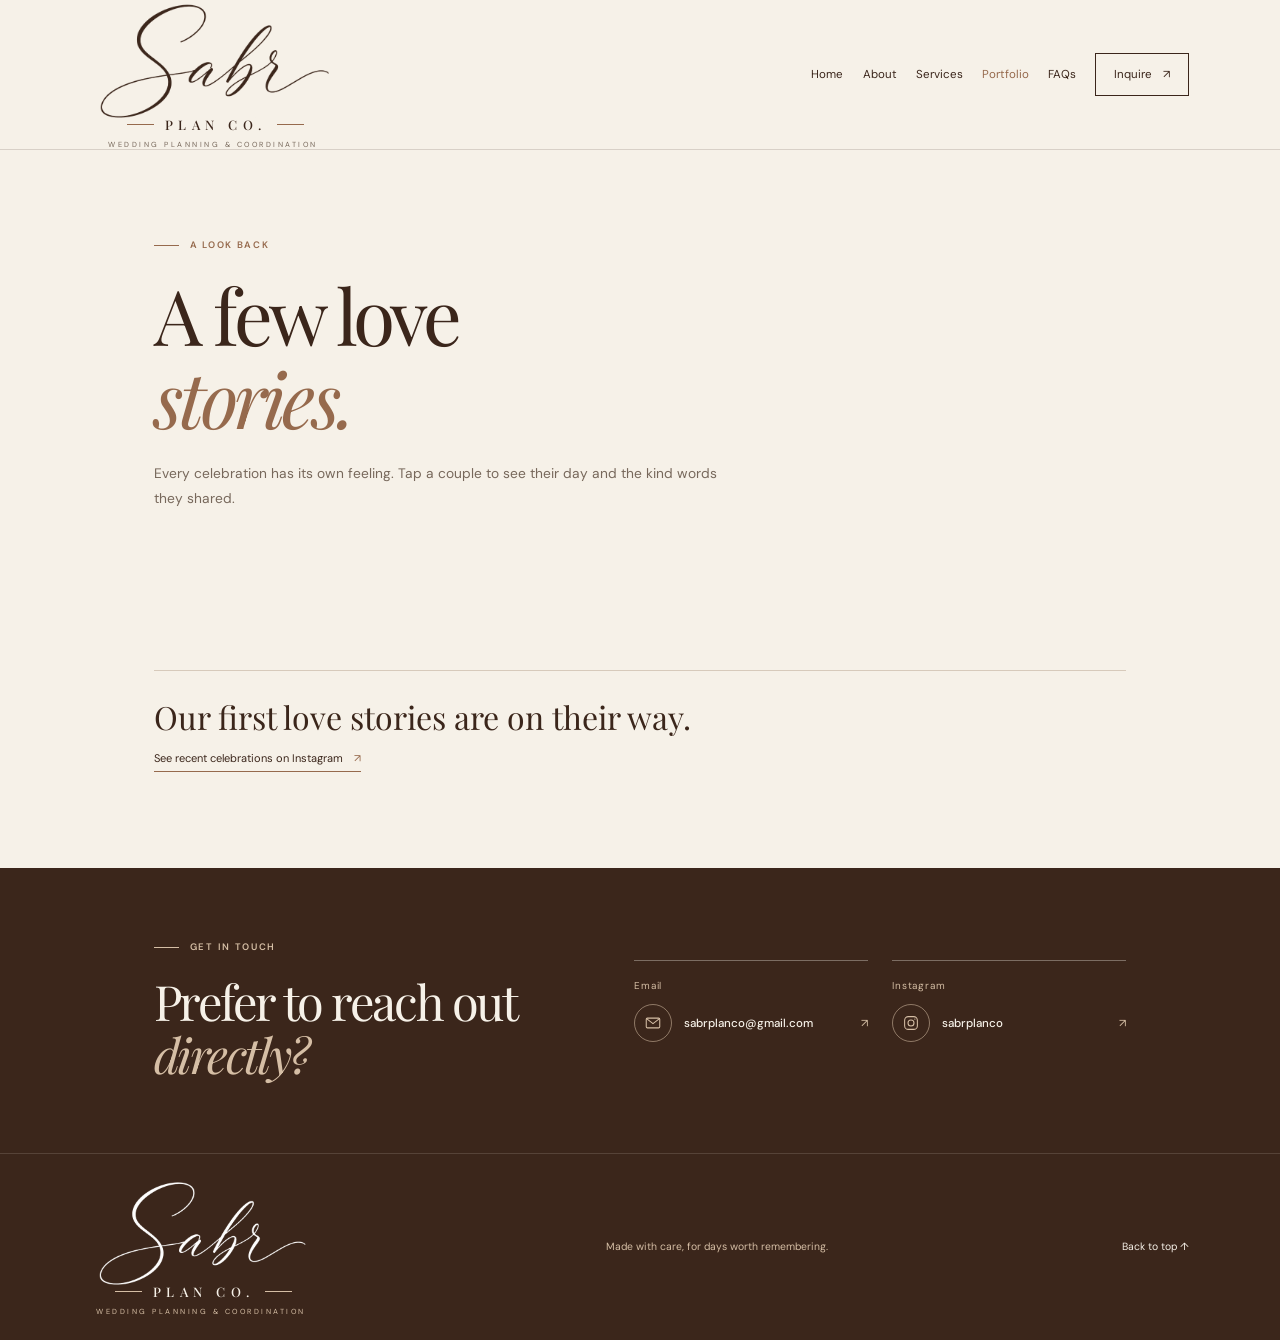
<file: portfolio.html>
<!doctype html>
<html lang="en">
  <head>
    <meta charset="UTF-8" />
    <meta name="viewport" content="width=device-width, initial-scale=1.0" />
    <meta name="description" content="Explore wedding celebrations and couple stories from Sabr Plan Co." />
    <meta name="theme-color" content="#f6f1e8" />
    <title>Portfolio | Sabr Plan Co.</title>
    <link rel="preconnect" href="https://fonts.googleapis.com" />
    <link rel="preconnect" href="https://fonts.gstatic.com" crossorigin />
    <link href="https://fonts.googleapis.com/css2?family=DM+Sans:wght@400;500;600;700&family=Playfair+Display:ital,wght@0,400;0,500;0,600;1,400;1,500&display=swap" rel="stylesheet" />
    <link rel="stylesheet" href="styles.css?v=20261115b" />
    <script src="portal-config.js?v=20261115b" defer></script>
    <script src="script.js?v=20261115b" defer></script>
  </head>
  <body>
    <a class="skip-link" href="#main">Skip to content</a>
    <header class="site-header">
      <a class="wordmark" href="/" aria-label="Sabr Plan Co. home">
        <img class="brand-script" src="assets/sabr-script.png" alt="" aria-hidden="true" />
        <span class="brand-subtitle"><span></span>PLAN CO.<span></span></span>
        <span class="brand-caption">WEDDING PLANNING &amp; COORDINATION</span>
      </a>
      <button class="menu-toggle" type="button" aria-expanded="false" aria-controls="primary-navigation" aria-label="Open navigation">
        <span></span><span></span>
      </button>
      <nav class="navigation" id="primary-navigation" aria-label="Main navigation">
        <a href="/">Home</a>
        <a href="/about">About</a>
        <a href="/services">Services</a>
        <a href="/portfolio" aria-current="page">Portfolio</a>
        <a href="/faqs">FAQs</a>
        <a class="nav-cta" href="/inquiry">Inquire <span aria-hidden="true">↗︎</span></a>
      </nav>
    </header>
    <main id="main">
      <section class="page-heading section-wrap" aria-labelledby="page-title">
        <p class="eyebrow"><span class="eyebrow-line"></span> A LOOK BACK</p>
        <h1 id="page-title">A few love<br /><em>stories.</em></h1>
        <p class="page-description">
          Every celebration has its own feeling. Tap a couple to see their day
          and the kind words they shared.
        </p>
      </section>
      <section class="portfolio section-wrap" aria-label="Couple stories">
        <div class="portfolio-grid" id="portfolio-grid" aria-live="polite" aria-busy="true">
          <p class="portfolio-status">Loading love stories…</p>
        </div>
      </section>
      <dialog class="story-dialog" id="story-dialog" aria-labelledby="story-title">
        <div class="story-inner">
          <button type="button" class="story-close" data-story-close aria-label="Close">×</button>
          <p class="eyebrow"><span class="eyebrow-line"></span> <span id="story-eyebrow">A LOVE STORY</span></p>
          <h2 id="story-title"></h2>
          <p class="story-meta" id="story-meta"></p>
          <figure class="story-review" id="story-review" hidden>
            <blockquote id="story-review-text"></blockquote>
            <figcaption id="story-review-by"></figcaption>
          </figure>
          <div class="story-gallery" id="story-gallery"></div>
          <p class="story-credit" id="story-credit" hidden></p>
          <a class="button button-dark story-cta" href="/inquiry">Tell us about your day <span aria-hidden="true">↗︎</span></a>
        </div>
        <div class="lightbox" id="lightbox" hidden role="group" aria-label="Photo viewer">
          <button type="button" class="lightbox-close" data-lightbox-close aria-label="Close photo">×</button>
          <button type="button" class="lightbox-step lightbox-prev" data-lightbox-step="-1" aria-label="Previous photo">‹</button>
          <img id="lightbox-image" alt="" />
          <button type="button" class="lightbox-step lightbox-next" data-lightbox-step="1" aria-label="Next photo">›</button>
          <p class="lightbox-count" id="lightbox-count" aria-live="polite"></p>
        </div>
      </dialog>
    </main>
    <section class="contact-section" aria-labelledby="contact-title">
      <div class="contact-intro">
        <p class="eyebrow"><span class="eyebrow-line"></span> GET IN TOUCH</p>
        <h2 id="contact-title">Prefer to reach out<br /><em>directly?</em></h2>
      </div>
      <div class="contact-details" aria-label="Contact details">
        <a class="contact-link" href="mailto:sabrplanco@gmail.com">
          <span class="contact-label">Email</span>
          <span class="contact-icon" aria-hidden="true">
            <svg viewBox="0 0 24 24" fill="none" focusable="false">
              <rect x="3" y="5.5" width="18" height="13" rx="1.5" />
              <path d="M3.8 6.6 12 12.8l8.2-6.2" />
            </svg>
          </span>
          <strong>sabrplanco@gmail.com</strong>
          <span class="contact-arrow" aria-hidden="true">↗︎</span>
        </a>
        <a class="contact-link" href="https://www.instagram.com/sabrplanco" target="_blank" rel="noopener noreferrer">
          <span class="contact-label">Instagram</span>
          <span class="contact-icon" aria-hidden="true">
            <svg viewBox="0 0 24 24" fill="none" focusable="false">
              <rect x="3.5" y="3.5" width="17" height="17" rx="5" />
              <circle cx="12" cy="12" r="4" />
              <circle cx="17.2" cy="6.8" r="0.9" fill="currentColor" stroke="none" />
            </svg>
          </span>
          <strong>sabrplanco</strong>
          <span class="contact-arrow" aria-hidden="true">↗︎</span>
        </a>
      </div>
    </section>
    <footer class="site-footer">
      <a class="wordmark footer-wordmark" href="/" aria-label="Sabr Plan Co. home">
        <img class="brand-script" src="assets/sabr-script.png" alt="" aria-hidden="true" />
        <span class="brand-subtitle"><span></span>PLAN CO.<span></span></span>
        <span class="brand-caption">WEDDING PLANNING &amp; COORDINATION</span>
      </a>
      <p>Made with care, for days worth remembering.</p>
      <a class="back-to-top" href="#main">Back to top ↑</a>
    </footer>
  </body>
</html>
</file>
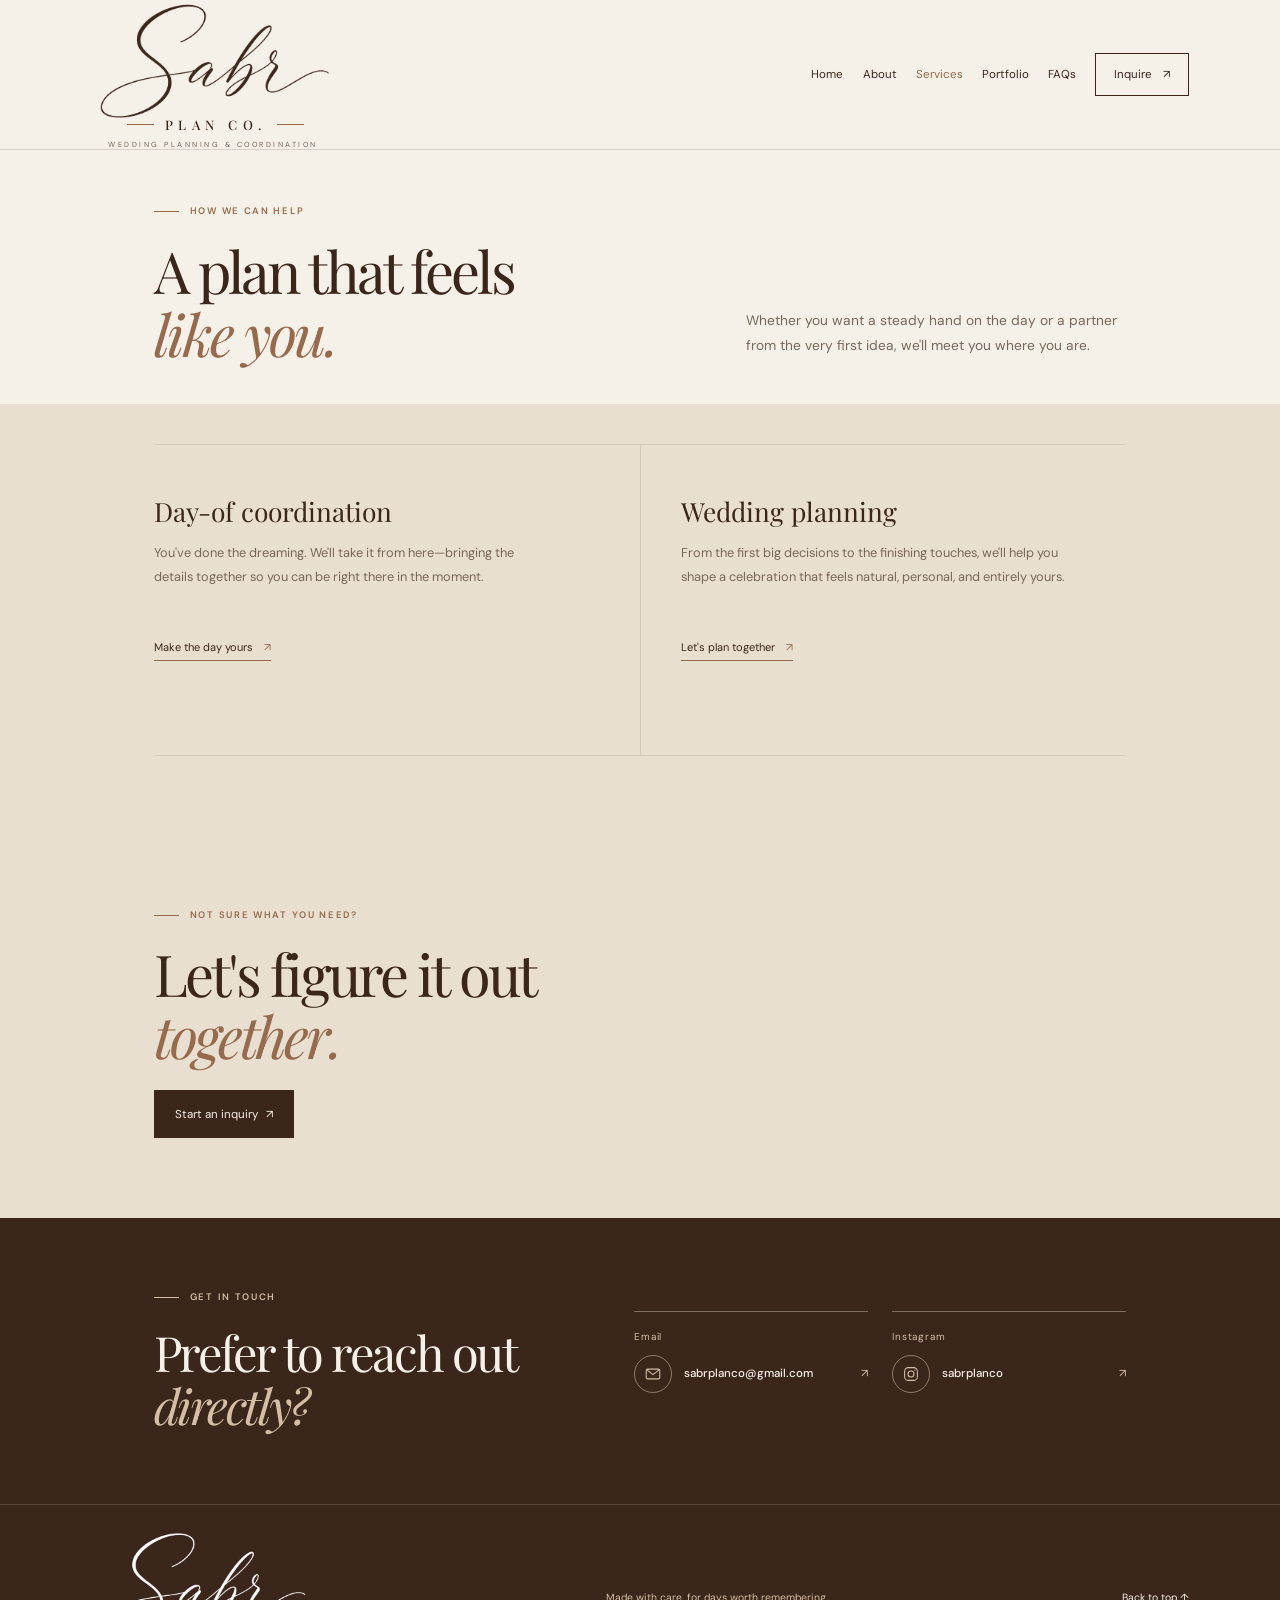
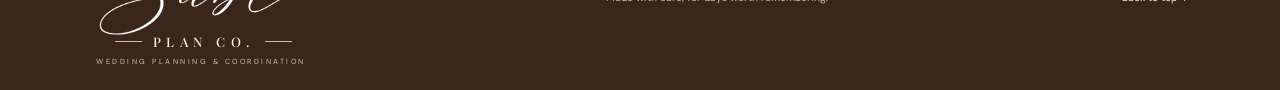
<file: services.html>
<!doctype html>
<html lang="en">
  <head>
    <meta charset="UTF-8" />
    <meta name="viewport" content="width=device-width, initial-scale=1.0" />
    <meta name="description" content="Explore wedding day coordination and planning services from Sabr Plan Co. in NJ, NY, and beyond." />
    <meta name="theme-color" content="#f6f1e8" />
    <title>Services | Sabr Plan Co.</title>
    <link rel="preconnect" href="https://fonts.googleapis.com" />
    <link rel="preconnect" href="https://fonts.gstatic.com" crossorigin />
    <link href="https://fonts.googleapis.com/css2?family=DM+Sans:wght@400;500;600;700&family=Playfair+Display:ital,wght@0,400;0,500;0,600;1,400;1,500&display=swap" rel="stylesheet" />
    <link rel="stylesheet" href="styles.css?v=20261115b" />
    <script src="script.js?v=20261115b" defer></script>
  </head>
  <body>
    <a class="skip-link" href="#main">Skip to content</a>
    <header class="site-header">
      <a class="wordmark" href="/" aria-label="Sabr Plan Co. home">
        <img class="brand-script" src="assets/sabr-script.png" alt="" aria-hidden="true" />
        <span class="brand-subtitle"><span></span>PLAN CO.<span></span></span>
        <span class="brand-caption">WEDDING PLANNING &amp; COORDINATION</span>
      </a>
      <button class="menu-toggle" type="button" aria-expanded="false" aria-controls="primary-navigation" aria-label="Open navigation">
        <span></span><span></span>
      </button>
      <nav class="navigation" id="primary-navigation" aria-label="Main navigation">
        <a href="/">Home</a>
        <a href="/about">About</a>
        <a href="/services" aria-current="page">Services</a>
        <a href="/portfolio">Portfolio</a>
        <a href="/faqs">FAQs</a>
        <a class="nav-cta" href="/inquiry">Inquire <span aria-hidden="true">↗︎</span></a>
      </nav>
    </header>
    <main id="main">
      <section class="page-heading page-heading-compact section-wrap" aria-labelledby="page-title">
        <p class="eyebrow"><span class="eyebrow-line"></span> HOW WE CAN HELP</p>
        <h1 id="page-title">A plan that feels<br /><em>like you.</em></h1>
        <p class="page-description">
          Whether you want a steady hand on the day or a partner from the very first
          idea, we'll meet you where you are.
        </p>
      </section>
      <section class="services services-page section-wrap" aria-label="Wedding services">
        <div class="service-grid">
          <article class="service-card">
            <h2>Day-of coordination</h2>
            <p>
              You've done the dreaming. We'll take it from here—bringing the details
              together so you can be right there in the moment.
            </p>
            <a href="/inquiry" class="text-link">Make the day yours <span aria-hidden="true">↗︎</span></a>
          </article>
          <article class="service-card service-card-featured">
            <h2>Wedding planning</h2>
            <p>
              From the first big decisions to the finishing touches, we'll help you
              shape a celebration that feels natural, personal, and entirely yours.
            </p>
            <a href="/inquiry" class="text-link">Let's plan together <span aria-hidden="true">↗︎</span></a>
          </article>
        </div>
      </section>
      <section class="service-next section-wrap">
        <p class="eyebrow"><span class="eyebrow-line"></span> NOT SURE WHAT YOU NEED?</p>
        <h2>Let's figure it out<br /><em>together.</em></h2>
        <a class="button button-dark" href="/inquiry">Start an inquiry <span aria-hidden="true">↗︎</span></a>
      </section>
    </main>
    <section class="contact-section" aria-labelledby="contact-title">
      <div class="contact-intro">
        <p class="eyebrow"><span class="eyebrow-line"></span> GET IN TOUCH</p>
        <h2 id="contact-title">Prefer to reach out<br /><em>directly?</em></h2>
      </div>
      <div class="contact-details" aria-label="Contact details">
        <a class="contact-link" href="mailto:sabrplanco@gmail.com">
          <span class="contact-label">Email</span>
          <span class="contact-icon" aria-hidden="true">
            <svg viewBox="0 0 24 24" fill="none" focusable="false">
              <rect x="3" y="5.5" width="18" height="13" rx="1.5" />
              <path d="M3.8 6.6 12 12.8l8.2-6.2" />
            </svg>
          </span>
          <strong>sabrplanco@gmail.com</strong>
          <span class="contact-arrow" aria-hidden="true">↗︎</span>
        </a>
        <a class="contact-link" href="https://www.instagram.com/sabrplanco" target="_blank" rel="noopener noreferrer">
          <span class="contact-label">Instagram</span>
          <span class="contact-icon" aria-hidden="true">
            <svg viewBox="0 0 24 24" fill="none" focusable="false">
              <rect x="3.5" y="3.5" width="17" height="17" rx="5" />
              <circle cx="12" cy="12" r="4" />
              <circle cx="17.2" cy="6.8" r="0.9" fill="currentColor" stroke="none" />
            </svg>
          </span>
          <strong>sabrplanco</strong>
          <span class="contact-arrow" aria-hidden="true">↗︎</span>
        </a>
      </div>
    </section>
    <footer class="site-footer">
      <a class="wordmark footer-wordmark" href="/" aria-label="Sabr Plan Co. home">
        <img class="brand-script" src="assets/sabr-script.png" alt="" aria-hidden="true" />
        <span class="brand-subtitle"><span></span>PLAN CO.<span></span></span>
        <span class="brand-caption">WEDDING PLANNING &amp; COORDINATION</span>
      </a>
      <p>Made with care, for days worth remembering.</p>
      <a class="back-to-top" href="#main">Back to top ↑</a>
    </footer>
  </body>
</html>
</file>
<file: styles.css>
:root {
  color-scheme: light;
  --paper: #f6f1e8;
  --paper-deep: #e9dfd1;
  --ink: #3b261b;
  --muted: #77685b;
  --rust: #966a4d;
  --line: #d7cabb;
  --espresso: #3b261b;
  --ivory: #f6f1e8;
  --champagne: #d5bea5;
  --serif: "Playfair Display", Georgia, serif;
  --sans: "DM Sans", Arial, sans-serif;
}

* {
  box-sizing: border-box;
}

html {
  scroll-behavior: smooth;
  scroll-padding-top: 6rem;
}

body {
  margin: 0;
  background: var(--paper);
  color: var(--ink);
  font-family: var(--sans);
  -webkit-font-smoothing: antialiased;
}

a {
  color: inherit;
  text-decoration: none;
}

button,
input,
select,
textarea {
  font: inherit;
}

.skip-link {
  position: absolute;
  z-index: 10;
  top: 0.75rem;
  left: 0.75rem;
  transform: translateY(-160%);
  padding: 0.7rem 1rem;
  background: var(--espresso);
  color: var(--ivory);
}

.skip-link:focus {
  transform: translateY(0);
}

.site-header {
  min-height: 124px;
  padding: 0 7.1%;
  display: flex;
  align-items: center;
  justify-content: space-between;
  border-bottom: 1px solid rgba(59, 38, 27, 0.16);
}

.wordmark {
  width: 244px;
  min-height: 145px;
  display: flex;
  flex-direction: column;
  align-items: center;
  justify-content: center;
  color: var(--espresso);
}

.brand-script {
  display: block;
  width: 100%;
  height: auto;
}

.brand-subtitle {
  width: 100%;
  display: flex;
  align-items: center;
  justify-content: center;
  gap: 0.65rem;
  padding-left: 0.42em;
  color: var(--espresso);
  font: 500 0.82rem / 1 var(--serif);
  letter-spacing: 0.42em;
}

.brand-subtitle span {
  width: 27px;
  height: 1px;
  background: var(--rust);
}

.brand-caption {
  margin-top: 0.55rem;
  color: var(--muted);
  font-size: 0.46rem;
  letter-spacing: 0.34em;
  white-space: nowrap;
}

.navigation {
  display: flex;
  align-items: center;
  gap: clamp(0.7rem, 1.5vw, 1.3rem);
  font-size: 0.72rem;
}

.navigation a:not(.nav-cta),
.back-to-top {
  transition: color 160ms ease;
}

.navigation a:hover,
.back-to-top:hover {
  color: var(--rust);
}

.navigation a[aria-current="page"]:not(.nav-cta) {
  color: var(--rust);
}

.navigation .nav-cta[aria-current="page"] {
  background: var(--espresso);
  color: var(--ivory);
}

.nav-cta {
  padding: 0.8rem 1.12rem;
  border: 1px solid var(--espresso);
}

.nav-cta span,
.button span,
.text-link span {
  padding-left: 0.5rem;
}

.menu-toggle {
  display: none;
}

.hero {
  min-height: min(660px, calc(100svh - 124px));
  position: relative;
  display: grid;
  grid-template-columns: 1.08fr 0.92fr;
  padding: 0 7.1%;
  align-items: center;
  overflow: hidden;
}

.hero-copy {
  padding: 3.4rem 1rem 5.3rem 0;
  position: relative;
  z-index: 1;
}

.eyebrow {
  margin: 0;
  display: flex;
  align-items: center;
  gap: 0.7rem;
  color: var(--rust);
  font-size: 0.59rem;
  font-weight: 600;
  letter-spacing: 0.18em;
  line-height: 1.6;
}

.eyebrow-line {
  display: inline-block;
  width: 25px;
  height: 1px;
  background: currentColor;
}

h1,
h2,
h3,
p {
  margin-top: 0;
}

.hero h1 {
  margin: 1.65rem 0 1.1rem;
  font: 400 clamp(3.2rem, 6vw, 5.35rem) / 1.06 var(--serif);
  letter-spacing: -0.055em;
}

h1 em,
h2 em,
.intro-statement em {
  color: var(--rust);
  font-weight: 400;
}

.hero-description {
  max-width: 380px;
  margin-bottom: 1.8rem;
  color: var(--muted);
  font-size: 0.91rem;
  line-height: 1.8;
}

.button {
  min-height: 48px;
  display: inline-flex;
  align-items: center;
  justify-content: center;
  border: 1px solid transparent;
  padding: 0 1.25rem;
  cursor: pointer;
  font-size: 0.72rem;
  transition: background 160ms ease, color 160ms ease, border-color 160ms ease;
}

.button-dark {
  background: var(--espresso);
  color: var(--ivory);
}

.button-dark:hover {
  border-color: var(--espresso);
  background: transparent;
  color: var(--espresso);
}

.hero-image {
  height: min(500px, 71vh);
  min-height: 390px;
  position: relative;
  margin: 2rem 0 2rem 1rem;
  background:
    linear-gradient(0deg, rgba(59, 38, 27, 0.18), rgba(59, 38, 27, 0.02)),
    url("https://images.unsplash.com/photo-1519741497674-611481863552?auto=format&fit=crop&w=1400&q=85") center 48% / cover,
    var(--paper-deep);
}

.image-stamp {
  position: absolute;
  right: -25px;
  bottom: 35px;
  width: 118px;
  height: 118px;
  display: flex;
  flex-direction: column;
  align-items: center;
  justify-content: center;
  background: var(--ivory);
  color: var(--rust);
  font: 500 0.74rem / 1.4 var(--serif);
  letter-spacing: 0.05em;
  transform: rotate(7deg);
}

.image-stamp svg {
  width: 28px;
  height: 28px;
  margin-top: 0.35rem;
  fill: none;
  stroke: currentColor;
  stroke-width: 1;
}

.hero-index {
  position: absolute;
  bottom: 1.7rem;
  left: 7.1%;
  color: var(--muted);
  font-size: 0.58rem;
  letter-spacing: 0.12em;
}

.section-wrap {
  padding-right: 12%;
  padding-left: 12%;
}

.page-heading {
  padding-top: 5.5rem;
  padding-bottom: 4.5rem;
}

.page-heading h1 {
  margin: 1.25rem 0 0;
  font: 400 clamp(3rem, 6vw, 5rem) / 1.08 var(--serif);
  letter-spacing: -0.05em;
}

.page-heading h1 em,
.home-page-card h3 em,
.home-cta h2 em,
.service-next h2 em {
  color: var(--rust);
  font-weight: 400;
}

.page-description {
  max-width: 580px;
  margin: 1.35rem 0 0;
  color: var(--muted);
  font-size: 0.86rem;
  line-height: 1.8;
}

.intro {
  padding-top: 6.3rem;
  padding-bottom: 6.8rem;
  text-align: center;
}

.intro .eyebrow {
  justify-content: center;
}

.intro-statement {
  max-width: 760px;
  margin: 1.6rem auto 0;
  font: 400 clamp(2rem, 4vw, 3.15rem) / 1.35 var(--serif);
  letter-spacing: -0.035em;
}

.services {
  padding-top: 5.5rem;
  padding-bottom: 6.5rem;
  background: var(--paper-deep);
}

.section-heading {
  display: flex;
  align-items: end;
  justify-content: space-between;
  gap: 3rem;
  margin-bottom: 3rem;
}

.section-heading h2,
.about h2,
.inquiry h2 {
  margin: 1.25rem 0 0;
  font: 400 clamp(2.6rem, 4.5vw, 4rem) / 1.08 var(--serif);
  letter-spacing: -0.05em;
}

.section-aside {
  max-width: 320px;
  margin-bottom: 0.4rem;
  color: var(--muted);
  font-size: 0.82rem;
  line-height: 1.8;
}

.service-grid {
  display: grid;
  grid-template-columns: repeat(2, 1fr);
  border-top: 1px solid var(--line);
  border-bottom: 1px solid var(--line);
}

.service-card {
  min-height: 310px;
  position: relative;
  padding: 2rem 2rem 2.2rem 0;
}

.service-card + .service-card {
  padding-left: 2.5rem;
  border-left: 1px solid var(--line);
}

.service-card h3 {
  margin: 1rem 0 0.8rem;
  font: 400 1.65rem var(--serif);
}

.service-card h2 {
  margin: 1rem 0 0.8rem;
  font: 400 1.65rem var(--serif);
}

.service-card p {
  max-width: 400px;
  min-height: 4.5rem;
  margin-bottom: 1.35rem;
  color: var(--muted);
  font-size: 0.8rem;
  line-height: 1.8;
}

.text-link {
  display: inline-block;
  padding-bottom: 0.35rem;
  border-bottom: 1px solid var(--rust);
  color: var(--ink);
  font-size: 0.69rem;
}

.text-link span {
  color: var(--rust);
}

.portfolio {
  padding-top: 5.5rem;
  padding-bottom: 6rem;
}

.portfolio .section-heading {
  margin-bottom: 1.5rem;
}

.portfolio-note {
  margin: 0 0 1.2rem;
  color: var(--muted);
  font-size: 0.68rem;
  line-height: 1.6;
}

.portfolio-tabs {
  display: flex;
  gap: 0.6rem;
  overflow-x: auto;
  padding: 0.2rem 0 1rem;
  border-bottom: 1px solid var(--line);
}

.portfolio-tab {
  flex: 0 0 auto;
  min-height: 40px;
  border: 1px solid var(--line);
  padding: 0 1rem;
  background: transparent;
  color: var(--muted);
  cursor: pointer;
  font-size: 0.7rem;
  transition: background 160ms ease, color 160ms ease, border-color 160ms ease;
}

.portfolio-tab:hover,
.portfolio-tab.is-active {
  border-color: var(--espresso);
  background: var(--espresso);
  color: var(--ivory);
}

.portfolio-panel {
  padding-top: 1.5rem;
}

.portfolio-gallery {
  display: grid;
  grid-template-columns: 1.1fr 0.9fr 0.75fr;
  gap: 0.9rem;
  align-items: stretch;
}

.portfolio-photo {
  min-height: 250px;
  display: flex;
  align-items: center;
  justify-content: center;
  padding: 1rem;
  background: var(--paper-deep);
  color: var(--muted);
  text-align: center;
  font: italic 1rem var(--serif);
}

.portfolio-photo-tall {
  min-height: 365px;
  background: #e5d7c7;
}

.portfolio-photo-wide {
  background: #ded0c0;
}

.portfolio-photo-detail {
  background: #ece4d9;
}

.portfolio-review {
  max-width: 700px;
  margin: 2rem auto 0;
  text-align: center;
}

.portfolio-review .eyebrow {
  justify-content: center;
}

.portfolio-review blockquote {
  margin: 0.8rem 0 0.65rem;
  color: var(--espresso);
  font: italic 1.45rem / 1.5 var(--serif);
}

.portfolio-attribution {
  color: var(--muted);
  font-size: 0.68rem;
}

.about {
  display: grid;
  grid-template-columns: 1fr 1fr;
  min-height: 520px;
}

.about-image {
  min-height: 430px;
  background:
    linear-gradient(0deg, rgba(59, 38, 27, 0.14), rgba(59, 38, 27, 0.02)),
    url("https://images.unsplash.com/photo-1519225421980-715cb0215aed?auto=format&fit=crop&w=1200&q=85") center / cover,
    var(--paper-deep);
}

.about-copy {
  display: flex;
  flex-direction: column;
  align-items: flex-start;
  justify-content: center;
  padding: 5rem 13%;
  background: var(--paper-deep);
}

.about-copy > p:not(.eyebrow, .about-signoff) {
  max-width: 420px;
  margin: 1.4rem 0 1.1rem;
  color: var(--muted);
  font-size: 0.83rem;
  line-height: 1.9;
}

.about-signoff {
  margin: 0 0 1.6rem;
  color: var(--rust);
  font: italic 1.15rem var(--serif);
}

.inquiry {
  display: grid;
  grid-template-columns: 0.9fr 1.1fr;
  gap: 8%;
  padding-top: 7rem;
  padding-bottom: 7rem;
}

.inquiry-heading > p:not(.eyebrow, .service-area) {
  max-width: 360px;
  margin: 1.4rem 0 0;
  color: var(--muted);
  font-size: 0.83rem;
  line-height: 1.8;
}

.service-area {
  margin-top: 2rem;
  color: var(--rust);
  font-size: 0.65rem;
  letter-spacing: 0.045em;
}

.contact-section {
  display: grid;
  grid-template-columns: 0.9fr 1.1fr;
  align-items: center;
  gap: 8%;
  padding: 4.5rem 12%;
  background: var(--espresso);
  color: var(--ivory);
}

.contact-section .eyebrow {
  color: var(--champagne);
}

.contact-section h2 {
  margin: 1.2rem 0 0;
  font: 400 clamp(2.2rem, 3.8vw, 3.5rem) / 1.1 var(--serif);
  letter-spacing: -0.05em;
}

.contact-section h2 em {
  color: var(--champagne);
  font-weight: 400;
}

.contact-details {
  display: grid;
  grid-template-columns: 1fr 1fr;
  gap: 1.5rem;
}

.contact-link {
  min-width: 0;
  display: grid;
  grid-template-columns: auto 1fr auto;
  gap: 0.75rem;
  align-items: center;
  padding: 1.15rem 0;
  border-top: 1px solid rgba(246, 241, 232, 0.35);
  color: var(--ivory);
  font-size: 0.72rem;
}

.contact-link > span:first-child {
  grid-column: 1 / -1;
  color: var(--champagne);
  font-size: 0.62rem;
  letter-spacing: 0.08em;
}

.contact-link strong {
  font-weight: 500;
  overflow-wrap: anywhere;
}

.contact-arrow {
  color: var(--champagne);
}

.contact-link:hover strong {
  color: var(--champagne);
}

.inquiry-form {
  display: flex;
  flex-direction: column;
  gap: 1.25rem;
}

.form-row {
  display: grid;
  grid-template-columns: 1fr 1fr;
  gap: 1.2rem;
}

.inquiry-form label {
  display: flex;
  flex-direction: column;
  gap: 0.55rem;
  color: var(--ink);
  font-size: 0.68rem;
  font-weight: 600;
}

.inquiry-form input,
.inquiry-form select,
.inquiry-form textarea {
  width: 100%;
  border: 0;
  border-bottom: 1px solid var(--line);
  border-radius: 0;
  outline: none;
  padding: 0.65rem 0;
  background: transparent;
  color: var(--ink);
  font-size: 0.75rem;
  font-weight: 400;
}

.inquiry-form input:focus,
.inquiry-form select:focus,
.inquiry-form textarea:focus {
  border-color: var(--rust);
  box-shadow: 0 1px 0 var(--rust);
}

.inquiry-form input::placeholder,
.inquiry-form textarea::placeholder {
  color: #897a6b;
}

.inquiry-form textarea {
  resize: vertical;
}

.inquiry-form .button {
  align-self: flex-start;
}

.inquiry-form .button:disabled {
  cursor: wait;
  opacity: 0.7;
}

.inquiry-form input.form-honeypot {
  position: absolute;
  width: 1px;
  height: 1px;
  overflow: hidden;
  clip: rect(0, 0, 0, 0);
  white-space: nowrap;
  pointer-events: none;
}

.form-note {
  max-width: 470px;
  margin: -0.4rem 0 0;
  color: var(--muted);
  font-size: 0.65rem;
  line-height: 1.6;
}

.site-footer {
  min-height: 125px;
  display: flex;
  align-items: center;
  justify-content: space-between;
  gap: 2rem;
  padding: 1.5rem 7.1%;
  border-top: 1px solid var(--espresso);
  background: var(--espresso);
  color: var(--ivory);
}

.home-pages {
  padding-top: 5.5rem;
  padding-bottom: 6rem;
  background: var(--paper-deep);
}

.home-page-grid {
  display: grid;
  grid-template-columns: repeat(3, 1fr);
  border-top: 1px solid var(--line);
  border-bottom: 1px solid var(--line);
}

.home-page-card {
  min-height: 245px;
  display: flex;
  flex-direction: column;
  align-items: flex-start;
  justify-content: space-between;
  padding: 1.5rem 1.6rem 1.8rem 0;
}

.home-page-card + .home-page-card {
  padding-left: 1.6rem;
  border-left: 1px solid var(--line);
}

.home-page-card .eyebrow {
  font-size: 0.55rem;
}

.home-page-card h3 {
  margin: 1.5rem 0;
  font: 400 clamp(1.6rem, 2.4vw, 2.3rem) / 1.2 var(--serif);
}

.home-cta,
.service-next {
  padding-top: 5rem;
  padding-bottom: 5rem;
}

.home-cta h2,
.service-next h2 {
  margin: 1.2rem 0 1.5rem;
  font: 400 clamp(2.6rem, 4.5vw, 4rem) / 1.08 var(--serif);
  letter-spacing: -0.05em;
}

.service-next {
  background: var(--paper-deep);
}

.faq-list {
  padding-top: 0;
  padding-bottom: 3rem;
}

.faq-item {
  border-top: 1px solid var(--line);
}

.faq-item:last-child {
  border-bottom: 1px solid var(--line);
}

.faq-item summary {
  position: relative;
  padding: 1.35rem 2.5rem 1.35rem 0;
  color: var(--espresso);
  cursor: pointer;
  font: 400 1.25rem / 1.4 var(--serif);
  list-style: none;
}

.faq-item summary::-webkit-details-marker {
  display: none;
}

.faq-item summary::after {
  content: "+";
  position: absolute;
  top: 1.2rem;
  right: 0;
  color: var(--rust);
  font: 400 1.5rem var(--sans);
}

.faq-item[open] summary::after {
  content: "−";
}

.faq-item p {
  max-width: 680px;
  margin: 0;
  padding: 0 2.5rem 1.35rem 0;
  color: var(--muted);
  font-size: 0.83rem;
  line-height: 1.8;
}

.faq-item p a {
  color: var(--rust);
  text-decoration: underline;
  text-underline-offset: 0.2em;
}

.footer-wordmark {
  width: 220px;
  min-height: 135px;
}

.footer-wordmark,
.footer-wordmark .brand-subtitle {
  color: var(--ivory);
}

.footer-wordmark .brand-subtitle span {
  background: var(--champagne);
}

.footer-wordmark .brand-caption {
  color: var(--champagne);
}

.footer-wordmark .brand-script {
  filter: brightness(0) invert(1);
}

.site-footer > p,
.back-to-top {
  margin: 0;
  color: var(--champagne);
  font-size: 0.65rem;
}

.back-to-top {
  color: var(--ivory);
}

:focus-visible {
  outline: 2px solid var(--rust);
  outline-offset: 4px;
}

@media (max-width: 900px) {
  .site-header {
    padding-right: 5%;
    padding-left: 5%;
  }

  .wordmark {
    width: 220px;
    min-height: 135px;
  }

  .hero {
    padding-right: 5%;
    padding-left: 5%;
    grid-template-columns: 1fr 0.9fr;
  }

  .hero h1 {
    font-size: clamp(2.9rem, 6.5vw, 4.7rem);
  }

  .hero-index {
    left: 5%;
  }

  .section-wrap {
    padding-right: 8%;
    padding-left: 8%;
  }

  .navigation {
    gap: 0.8rem;
    font-size: 0.67rem;
  }

  .about-copy {
    padding: 4rem 9%;
  }

  .inquiry {
    gap: 5%;
  }

  .contact-section {
    padding-right: 8%;
    padding-left: 8%;
  }
}

@media (max-width: 650px) {
  html {
    scroll-padding-top: 5rem;
  }

  .site-header {
    min-height: 92px;
    position: relative;
    z-index: 3;
    background: var(--paper);
  }

  .wordmark {
    width: 190px;
    min-height: 115px;
  }

  .brand-subtitle {
    gap: 0.45rem;
    font-size: 0.7rem;
  }

  .brand-subtitle span {
    width: 19px;
  }

  .brand-caption {
    margin-top: 0.45rem;
    font-size: 0.38rem;
    letter-spacing: 0.25em;
  }

  .menu-toggle {
    width: 42px;
    height: 42px;
    display: flex;
    flex-direction: column;
    align-items: center;
    justify-content: center;
    gap: 6px;
    border: 1px solid var(--line);
    background: transparent;
    cursor: pointer;
  }

  .menu-toggle span {
    width: 16px;
    height: 1px;
    background: var(--ink);
  }

  .navigation {
    position: absolute;
    top: 114px;
    right: 0;
    left: 0;
    display: none;
    flex-direction: column;
    align-items: stretch;
    gap: 0;
    padding: 0.5rem 5% 1.3rem;
    border-bottom: 1px solid var(--line);
    background: var(--paper);
  }

  .navigation {
    font-size: 0.75rem;
  }

  .navigation.is-open {
    display: flex;
  }

  .navigation a:not(.nav-cta) {
    padding: 0.9rem 0;
    border-bottom: 1px solid var(--line);
  }

  .navigation .nav-cta {
    margin-top: 0.9rem;
    text-align: center;
  }

  .hero {
    min-height: 0;
    display: flex;
    flex-direction: column;
    align-items: stretch;
    padding: 0 6%;
  }

  .hero-copy {
    padding: 4rem 0 2rem;
  }

  .hero h1 {
    margin-top: 1.25rem;
    font-size: clamp(3.2rem, 13vw, 4.7rem);
  }

  .hero-description {
    max-width: 350px;
    font-size: 0.85rem;
  }

  .hero-image {
    height: 390px;
    min-height: 0;
    margin: 0 0 3.8rem;
    background-position: center 45%;
  }

  .image-stamp {
    right: -10px;
    bottom: 20px;
    width: 100px;
    height: 100px;
  }

  .hero-index {
    bottom: 1.5rem;
    left: 6%;
  }

  .section-wrap {
    padding-right: 7%;
    padding-left: 7%;
  }

  .page-heading {
    padding-top: 4rem;
    padding-bottom: 3rem;
  }

  .page-heading h1 {
    font-size: clamp(3rem, 13vw, 4.5rem);
  }

  .intro {
    padding-top: 4.4rem;
    padding-bottom: 4.8rem;
  }

  .intro-statement {
    font-size: 2rem;
  }

  .services {
    padding-top: 4.2rem;
    padding-bottom: 4.5rem;
  }

  .section-heading {
    display: block;
    margin-bottom: 2rem;
  }

  .section-heading h2,
  .about h2,
  .inquiry h2 {
    font-size: 3rem;
  }

  .portfolio {
    padding-top: 4.2rem;
    padding-bottom: 4.5rem;
  }

  .section-aside {
    margin-top: 1.3rem;
  }

  .service-grid {
    grid-template-columns: 1fr;
  }

  .home-page-grid {
    grid-template-columns: 1fr;
  }

  .home-page-card {
    min-height: 200px;
    padding: 1.35rem 0;
  }

  .home-page-card + .home-page-card {
    padding: 1.35rem 0;
    border-top: 1px solid var(--line);
    border-left: 0;
  }

  .home-page-card h3 {
    margin: 1.2rem 0;
    font-size: 2rem;
  }

  .home-pages {
    padding-top: 4.2rem;
    padding-bottom: 4.5rem;
  }

  .home-cta,
  .service-next {
    padding-top: 4rem;
    padding-bottom: 4rem;
  }

  .faq-list {
    padding-top: 0;
    padding-bottom: 2rem;
  }

  .service-card {
    min-height: 0;
    padding: 1.6rem 0 2rem;
  }

  .service-card + .service-card {
    padding: 1.6rem 0 2rem;
    border-top: 1px solid var(--line);
    border-left: 0;
  }

  .service-card h3 {
    margin-top: 1.5rem;
  }

  .service-card p {
    min-height: 0;
  }

  .about {
    grid-template-columns: 1fr;
  }

  .about-image {
    min-height: 340px;
  }

  .about-copy {
    padding: 4rem 7%;
  }

  .portfolio-gallery {
    grid-template-columns: 1fr 1fr;
    gap: 0.55rem;
  }

  .portfolio-photo {
    min-height: 190px;
    font-size: 0.9rem;
  }

  .portfolio-photo-tall {
    min-height: 260px;
    grid-row: span 2;
  }

  .portfolio-photo-detail {
    min-height: 190px;
  }

  .portfolio-review {
    margin-top: 1.5rem;
  }

  .portfolio-review blockquote {
    font-size: 1.25rem;
  }

  .inquiry {
    grid-template-columns: 1fr;
    gap: 2.7rem;
    padding-top: 4.7rem;
    padding-bottom: 4.7rem;
  }

  .contact-section {
    grid-template-columns: 1fr;
    gap: 2rem;
    padding: 3.7rem 7%;
  }

  .contact-section h2 {
    font-size: 2.8rem;
  }

  .contact-details {
    grid-template-columns: 1fr;
    gap: 0.25rem;
  }

  .form-row {
    grid-template-columns: 1fr;
    gap: 1.25rem;
  }

  .site-footer {
    min-height: 150px;
    flex-wrap: wrap;
    justify-content: space-between;
    gap: 1.1rem;
    padding: 1.5rem 7%;
  }

  .footer-wordmark {
    width: 190px;
    min-height: 115px;
  }

  .site-footer > p {
    order: 1;
    flex-basis: 100%;
  }
}

@media (prefers-reduced-motion: reduce) {
  *,
  *::before,
  *::after {
    scroll-behavior: auto !important;
    transition-duration: 0.01ms !important;
  }
}

.portal-body {
  min-width: 0;
  min-height: 100vh;
  background: #f3efe8;
}

.portal-body button,
.portal-body input,
.portal-body select,
.portal-body textarea {
  font: inherit;
}

.portal-body [hidden] {
  display: none !important;
}

.portal-shell {
  min-height: 100vh;
}

.portal-login {
  min-height: 100vh;
  display: grid;
  place-items: center;
  position: relative;
  padding: 6rem 1.5rem 3rem;
  background:
    radial-gradient(ellipse at 18% 82%, rgba(213, 190, 165, 0.35), transparent 35%),
    var(--paper);
}

.portal-login > .portal-brand {
  position: absolute;
  top: 1.5rem;
  left: 2rem;
}

.portal-brand {
  width: 185px;
  display: flex;
  flex-direction: column;
  align-items: center;
  color: var(--espresso);
}

.portal-brand img {
  width: 100%;
  height: auto;
}

.portal-brand span {
  margin-top: 0.1rem;
  font-size: 0.52rem;
  font-weight: 600;
  letter-spacing: 0.18em;
}

.portal-login-card {
  width: min(100%, 520px);
  padding: clamp(2rem, 6vw, 4rem);
  border: 1px solid rgba(59, 38, 27, 0.1);
  background: rgba(255, 253, 249, 0.85);
  box-shadow: 0 24px 70px rgba(59, 38, 27, 0.08);
}

.portal-login-card h1 {
  margin: 1.2rem 0 0.85rem;
  font: 400 clamp(2.4rem, 7vw, 3.45rem) / 1.12 var(--serif);
  letter-spacing: -0.05em;
}

.portal-login-card h1 em {
  color: var(--rust);
  font-weight: 400;
}

.portal-intro {
  margin-bottom: 1.5rem;
  color: var(--muted);
  font-size: 0.86rem;
  line-height: 1.8;
}

.portal-demo-notice,
.portal-warning,
.portal-legal-notice {
  display: flex;
  flex-direction: column;
  gap: 0.3rem;
  border-left: 3px solid #b07a4b;
  padding: 0.9rem 1rem;
  background: #f3e8d9;
  color: #60442e;
  font-size: 0.72rem;
  line-height: 1.65;
}

.portal-demo-notice strong,
.portal-warning strong,
.portal-legal-notice strong {
  color: var(--espresso);
}

.portal-login-button {
  width: 100%;
  margin-top: 1.4rem;
}

.portal-signin-form {
  display: grid;
  gap: 1rem;
  margin-top: 1.4rem;
}

.portal-signin-form label {
  display: grid;
  gap: 0.4rem;
  color: var(--ink);
  font-size: 0.66rem;
  font-weight: 600;
}

.portal-signin-form input {
  width: 100%;
  min-height: 44px;
  border: 1px solid #ded5c9;
  border-radius: 0;
  padding: 0.65rem 0.7rem;
  background: #fffefa;
  color: var(--ink);
  font-size: 0.76rem;
  font-weight: 400;
}

.portal-signin-form input:focus {
  border-color: var(--rust);
  outline: 2px solid rgba(150, 106, 77, 0.2);
}

.portal-signin-form .portal-login-button {
  margin-top: 0;
}

.portal-login-button:disabled {
  cursor: wait;
  opacity: 0.7;
}

.portal-text-button {
  display: block;
  margin: 0.2rem auto 0;
  border: 0;
  padding: 0.2rem;
  background: transparent;
  color: var(--muted);
  font: inherit;
  font-size: 0.7rem;
  text-decoration: underline;
  text-underline-offset: 0.2em;
  cursor: pointer;
}

.portal-text-button:hover {
  color: var(--espresso);
}

.portal-login-status {
  min-height: 1.2em;
  margin: 0;
  color: #8b4539;
  font-size: 0.68rem;
  line-height: 1.5;
}

.portal-login-status.is-success {
  color: #536b52;
}

.portal-return-link {
  display: block;
  margin-top: 1.15rem;
  color: var(--muted);
  font-size: 0.7rem;
  text-align: center;
  text-decoration: underline;
  text-underline-offset: 0.2em;
}

.portal-app:not([hidden]) {
  min-height: 100vh;
  display: grid;
  grid-template-columns: 248px minmax(0, 1fr);
}

.portal-sidebar {
  min-height: 100vh;
  display: flex;
  flex-direction: column;
  padding: 1.5rem 1.1rem;
  border-right: 1px solid rgba(59, 38, 27, 0.1);
  background: #fffcf7;
}

.portal-sidebar .portal-brand {
  width: 160px;
  align-self: center;
}

.portal-sidebar .portal-brand span {
  font-size: 0.45rem;
}

.portal-profile {
  display: flex;
  align-items: center;
  gap: 0.7rem;
  margin: 2.2rem 0 1.5rem;
  padding: 0.85rem 0.55rem;
  border-top: 1px solid var(--line);
  border-bottom: 1px solid var(--line);
}

.portal-avatar,
.portal-client-avatar {
  width: 38px;
  height: 38px;
  flex: 0 0 auto;
  display: grid;
  place-items: center;
  border-radius: 50%;
  background: #e9dfd1;
  color: var(--rust);
  font: 500 0.68rem var(--serif);
}

.portal-avatar img {
  display: block;
  width: 30px;
  height: auto;
}

.portal-profile strong,
.portal-profile small {
  display: block;
}

.portal-profile strong {
  font-size: 0.72rem;
  font-weight: 600;
}

.portal-profile small {
  margin-top: 0.22rem;
  color: var(--muted);
  font-size: 0.63rem;
}

.portal-nav {
  display: grid;
  gap: 0.35rem;
}

.portal-nav-item {
  width: 100%;
  display: flex;
  align-items: center;
  gap: 0.75rem;
  border: 0;
  padding: 0.8rem 0.75rem;
  background: transparent;
  color: var(--muted);
  cursor: pointer;
  font-size: 0.74rem;
  text-align: left;
}

.portal-nav-item > span {
  width: 1.2rem;
  color: var(--rust);
  font-size: 1rem;
  text-align: center;
}

.portal-settings-icon {
  width: 1rem;
  height: 1rem;
  flex: 0 0 1rem;
  color: var(--rust);
  stroke: currentColor;
  stroke-linecap: round;
  stroke-width: 1.5;
}

.portal-nav-item:hover,
.portal-nav-item.is-active {
  background: #f0e9df;
  color: var(--espresso);
}

.portal-sidebar-bottom {
  padding: 0.7rem 0.65rem 0.2rem;
}

.portal-sidebar-bottom p {
  margin-bottom: 0.5rem;
  color: var(--rust);
  font-size: 0.52rem;
  font-weight: 700;
  letter-spacing: 0.13em;
}

.portal-logout,
.portal-text-button {
  border: 0;
  padding: 0;
  background: none;
  color: var(--muted);
  cursor: pointer;
  font-size: 0.68rem;
}

.portal-logout:hover,
.portal-text-button:hover {
  color: var(--rust);
}

.portal-utility-actions {
  position: fixed;
  z-index: 2;
  bottom: 0;
  left: 0;
  width: 248px;
  border-top: 1px solid var(--line);
  padding: 0.6rem 1.1rem 1.2rem;
  background: #fffcf7;
}

.portal-utility-actions .portal-sidebar-preferences {
  border-bottom: 1px solid var(--line);
  padding-bottom: 0.45rem;
}

.portal-utility-actions .portal-sidebar-bottom {
  border: 0;
  padding-top: 0.55rem;
}

.portal-main {
  width: 100%;
  max-width: 1600px;
  min-width: 0;
  margin: 0 auto;
  padding: 2.2rem clamp(1.5rem, 4vw, 4rem) 1.2rem;
}

.portal-topbar {
  display: flex;
  justify-content: space-between;
  align-items: center;
  gap: 1.5rem;
  margin-bottom: 1.5rem;
}

.portal-topbar .eyebrow,
.portal-card .eyebrow,
.portal-section-intro .eyebrow,
.portal-document-heading .eyebrow,
.portal-empty-card .eyebrow {
  font-size: 0.53rem;
}

.portal-topbar h1 {
  margin: 0.4rem 0 0;
  font: 400 clamp(1.8rem, 3vw, 2.5rem) / 1.15 var(--serif);
}

.portal-top-actions {
  display: flex;
  align-items: center;
  gap: 1rem;
}

.portal-demo-pill,
.portal-draft-label {
  display: inline-flex;
  align-items: center;
  border: 1px solid #d5bea5;
  padding: 0.4rem 0.6rem;
  color: #77573c;
  font-size: 0.51rem;
  font-weight: 700;
  letter-spacing: 0.09em;
  white-space: nowrap;
}

.portal-add-client {
  min-height: 42px;
}

.portal-warning {
  flex-direction: row;
  align-items: baseline;
  flex-wrap: wrap;
  margin-bottom: 1.5rem;
  font-size: 0.66rem;
}

.portal-warning.is-error {
  border-left-color: #9c463c;
  background: #f5e5e0;
  color: #783c35;
}

.portal-warning.is-error strong {
  color: #642f2a;
}

.portal-form-status:empty {
  display: none;
}

.portal-form-status:not(:empty) {
  margin: 0;
  color: #8b4539;
  font-size: 0.65rem;
  line-height: 1.5;
}

.portal-form-status.is-success {
  color: #42634a;
}

.portal-summary-grid {
  display: grid;
  grid-template-columns: repeat(3, 1fr);
  gap: 1rem;
  margin-bottom: 1.3rem;
}

.portal-summary-card {
  min-height: 88px;
  display: flex;
  align-items: center;
  gap: 0.9rem;
  border: 1px solid rgba(59, 38, 27, 0.08);
  padding: 1rem 1.1rem;
  background: #fffcf7;
}

.portal-summary-icon {
  width: 38px;
  height: 38px;
  display: grid;
  place-items: center;
  border-radius: 50%;
  background: #f1e8dc;
  color: var(--rust);
  font-size: 1rem;
}

.portal-summary-card small,
.portal-summary-card strong {
  display: block;
}

.portal-summary-card small {
  color: var(--muted);
  font-size: 0.61rem;
}

.portal-summary-card strong {
  margin-top: 0.25rem;
  color: var(--espresso);
  font: 500 1.15rem var(--serif);
}

.portal-calendar-layout {
  display: grid;
  grid-template-columns: minmax(0, 1.7fr) minmax(250px, 0.9fr);
  gap: 1.2rem;
  align-items: start;
}

.portal-selected-day {
  margin-top: 1.2rem;
  padding: clamp(1rem, 2vw, 1.55rem);
}

.portal-selected-day .portal-card-heading {
  margin-bottom: 0.8rem;
}

.portal-selected-day .portal-card-heading h2 {
  margin-top: 0.4rem;
  font-size: 1.3rem;
}

.portal-selected-day-list {
  display: grid;
}

.portal-selected-event {
  width: 100%;
  display: grid;
  grid-template-columns: 42px minmax(0, 1fr) auto;
  align-items: center;
  gap: 0.8rem;
  border: 0;
  border-top: 1px solid #eee8df;
  padding: 0.85rem 0.15rem;
  background: transparent;
  color: var(--ink);
  cursor: pointer;
  text-align: left;
}

.portal-selected-event:hover .portal-selected-event-copy strong {
  color: var(--rust);
}

.portal-selected-event-icon {
  width: 36px;
  height: 36px;
  display: grid;
  place-items: center;
  border-radius: 50%;
  background: #f1e8dc;
  color: var(--rust);
}

.portal-selected-event-copy {
  min-width: 0;
}

.portal-selected-event-copy strong,
.portal-selected-event-copy small {
  display: block;
}

.portal-selected-event-copy strong {
  font-size: 0.72rem;
  font-weight: 600;
}

.portal-selected-event-copy small {
  margin-top: 0.25rem;
  color: var(--muted);
  font-size: 0.61rem;
  line-height: 1.5;
}

.portal-selected-event > .portal-agenda-arrow {
  font-size: 0.6rem;
}

.portal-card {
  min-width: 0;
  border: 1px solid rgba(59, 38, 27, 0.08);
  background: #fffcf7;
}

.portal-calendar-card,
.portal-agenda-card {
  padding: clamp(1rem, 2vw, 1.55rem);
}

.portal-card-heading,
.portal-document-heading,
.portal-template-subheading,
.portal-preview-header {
  display: flex;
  align-items: center;
  justify-content: space-between;
  gap: 1rem;
}

.portal-card-heading h2,
.portal-agenda-card h2 {
  margin: 0.45rem 0 0;
  font: 400 1.4rem var(--serif);
}

.calendar-controls {
  display: flex;
  align-items: center;
  gap: 0.75rem;
}

.calendar-controls strong {
  min-width: 116px;
  font-size: 0.68rem;
  font-weight: 600;
  text-align: center;
}

.calendar-today {
  min-height: 32px;
  border: 1px solid var(--line);
  padding: 0 0.55rem;
  background: transparent;
  color: var(--ink);
  cursor: pointer;
  font-size: 0.59rem;
}

.calendar-today:hover {
  border-color: var(--espresso);
  background: #f2eade;
}

.calendar-step,
.dialog-close {
  width: 32px;
  height: 32px;
  display: grid;
  place-items: center;
  border: 1px solid var(--line);
  background: transparent;
  color: var(--ink);
  cursor: pointer;
  font-size: 1.25rem;
  line-height: 1;
}

.calendar-step:hover,
.dialog-close:hover {
  border-color: var(--espresso);
}

.calendar-weekdays,
.calendar-grid {
  display: grid;
  grid-template-columns: repeat(7, minmax(0, 1fr));
}

.calendar-weekdays {
  margin-top: 1.5rem;
  border-bottom: 1px solid var(--line);
}

.calendar-weekdays span {
  padding: 0.55rem 0.1rem;
  color: var(--muted);
  font-size: 0.56rem;
  text-align: center;
}

.calendar-day {
  min-width: 0;
  min-height: 73px;
  display: flex;
  flex-direction: column;
  align-items: flex-start;
  gap: 0.2rem;
  border: 0;
  border-bottom: 1px solid #eee8df;
  padding: 0.42rem;
  background: transparent;
  color: var(--ink);
  cursor: pointer;
  text-align: left;
}

.calendar-day:not(.is-outside):hover,
.calendar-day.is-selected {
  background: #f2eade;
}

.calendar-day.is-outside {
  pointer-events: none;
}

.calendar-day-number {
  width: 23px;
  height: 23px;
  display: grid;
  place-items: center;
  border-radius: 50%;
  font-size: 0.61rem;
}

.calendar-day.is-today .calendar-day-number {
  border: 1px solid var(--rust);
  color: var(--rust);
}

.calendar-day.has-wedding .calendar-day-number {
  background: var(--espresso);
  color: var(--ivory);
}

.calendar-day-event {
  width: 100%;
  overflow: hidden;
  border-radius: 2px;
  padding: 0.18rem 0.22rem;
  background: #e6d7c6;
  color: #5a3b27;
  font-size: 0.48rem;
  text-overflow: ellipsis;
  white-space: nowrap;
}

.calendar-legend {
  display: flex;
  align-items: center;
  gap: 0.4rem;
  margin-top: 0.8rem;
  color: var(--muted);
  font-size: 0.57rem;
}

.calendar-legend span {
  width: 8px;
  height: 8px;
  border-radius: 50%;
  background: var(--espresso);
}

.portal-agenda-card h2 {
  margin-bottom: 1.2rem;
}

.portal-agenda-list {
  display: grid;
}

.portal-agenda-item {
  width: 100%;
  display: grid;
  grid-template-columns: 42px minmax(0, 1fr) auto;
  align-items: center;
  gap: 0.7rem;
  border: 0;
  border-top: 1px solid #eee8df;
  padding: 0.85rem 0;
  background: transparent;
  cursor: pointer;
  text-align: left;
}

.portal-agenda-item:hover .portal-agenda-copy strong {
  color: var(--rust);
}

.portal-agenda-date {
  width: 38px;
  height: 43px;
  display: flex;
  flex-direction: column;
  align-items: center;
  justify-content: center;
  background: #f1e8dc;
}

.portal-agenda-date strong {
  font: 500 1.1rem / 1 var(--serif);
}

.portal-agenda-date small {
  margin-top: 0.15rem;
  color: var(--muted);
  font-size: 0.48rem;
  text-transform: uppercase;
}

.portal-agenda-copy {
  min-width: 0;
}

.portal-agenda-copy strong,
.portal-agenda-copy small {
  display: block;
  overflow: hidden;
  text-overflow: ellipsis;
  white-space: nowrap;
}

.portal-agenda-copy strong {
  font-size: 0.65rem;
  font-weight: 600;
}

.portal-agenda-copy small {
  margin-top: 0.25rem;
  color: var(--muted);
  font-size: 0.55rem;
}

.portal-agenda-arrow {
  color: var(--rust);
  font-size: 0.8rem;
}

.portal-muted {
  color: var(--muted);
  font-size: 0.68rem;
  line-height: 1.7;
}

.portal-section-intro {
  display: flex;
  align-items: end;
  justify-content: space-between;
  gap: 2rem;
  margin: 1.2rem 0 1.4rem;
}

.portal-section-intro h2 {
  margin: 0.5rem 0 0;
  font: 400 clamp(1.8rem, 3vw, 2.5rem) var(--serif);
}

.portal-section-intro > p {
  max-width: 360px;
  margin: 0;
  color: var(--muted);
  font-size: 0.72rem;
  line-height: 1.7;
}

.portal-client-grid {
  display: grid;
  grid-template-columns: repeat(3, minmax(0, 1fr));
  gap: 1rem;
}

.portal-client-card {
  min-width: 0;
  display: flex;
  flex-direction: column;
  align-items: flex-start;
  border: 1px solid rgba(59, 38, 27, 0.08);
  padding: 1.15rem;
  background: #fffcf7;
  color: var(--ink);
  cursor: pointer;
  text-align: left;
}

.portal-client-card:hover {
  border-color: #c5aa8b;
  transform: translateY(-2px);
}

.portal-client-card-top {
  width: 100%;
  display: flex;
  align-items: center;
  justify-content: space-between;
  margin-bottom: 1rem;
}

.portal-client-card > strong {
  font: 500 1.25rem var(--serif);
}

.portal-client-date,
.portal-client-service,
.portal-client-venue {
  margin-top: 0.45rem;
  color: var(--muted);
  font-size: 0.62rem;
}

.portal-client-service {
  margin-top: 0.8rem;
  color: var(--rust);
}

.portal-back-link {
  border: 0;
  padding: 0;
  background: transparent;
  color: var(--muted);
  cursor: pointer;
  font-size: 0.68rem;
}

.portal-back-link:hover {
  color: var(--rust);
}

.portal-workspace-heading {
  align-items: center;
  margin: 1.2rem 0 1.5rem;
}

.portal-workspace-heading .portal-client-meta {
  margin: 0.45rem 0 0;
  color: var(--muted);
  font-size: 0.65rem;
}

.portal-workspace-actions {
  display: flex;
  align-items: center;
  gap: 0.7rem;
}

.portal-delete-client {
  min-height: 36px;
  padding: 0.45rem 0.7rem;
  border-color: #b98578;
  background: transparent;
  color: #8b4539;
  font-size: 0.6rem;
}

.portal-delete-client:hover:not(:disabled) {
  border-color: #8b4539;
  background: #8b4539;
  color: #fffaf5;
}

.portal-delete-client:disabled {
  cursor: wait;
  opacity: 0.65;
}

.portal-document-layout {
  display: grid;
  grid-template-columns: 220px minmax(0, 1fr);
  gap: 1rem;
  align-items: start;
}

.portal-document-nav {
  display: grid;
  gap: 0.5rem;
}

.portal-document-link {
  display: flex;
  align-items: flex-start;
  gap: 0.7rem;
  border: 1px solid rgba(59, 38, 27, 0.08);
  padding: 0.9rem 0.75rem;
  background: #fffcf7;
  color: var(--ink);
  cursor: pointer;
  text-align: left;
}

.portal-document-link.is-active {
  border-color: #c5aa8b;
  background: #f1e8dc;
}

.portal-document-link > span:first-child {
  color: var(--rust);
  font-size: 1rem;
}

.portal-document-link > span:last-child {
  font-size: 0.68rem;
  font-weight: 600;
}

.portal-document-link small {
  display: block;
  margin-top: 0.3rem;
  color: var(--muted);
  font-size: 0.56rem;
  font-weight: 400;
}

.portal-settings-card {
  display: grid;
  gap: 1.5rem;
  max-width: 760px;
  padding: clamp(1.2rem, 3vw, 2rem);
}

.portal-settings-card h3 {
  margin: 0.45rem 0 0;
  font: 400 1.35rem var(--serif);
}

.portal-settings-card .portal-muted {
  margin: 0.45rem 0 0;
}

.portal-theme-options {
  display: grid;
  grid-template-columns: repeat(2, minmax(0, 1fr));
  gap: 0.8rem;
}

.portal-theme-option {
  display: flex;
  align-items: center;
  gap: 0.8rem;
  min-width: 0;
  border: 1px solid var(--line);
  padding: 0.8rem;
  background: transparent;
  color: var(--ink);
  cursor: pointer;
  text-align: left;
}

.portal-theme-option[aria-pressed="true"] {
  border-color: var(--rust);
  box-shadow: inset 0 0 0 1px var(--rust);
}

.portal-theme-option > span:last-child {
  display: grid;
  gap: 0.25rem;
}

.portal-theme-option strong {
  font-size: 0.68rem;
  font-weight: 600;
}

.portal-theme-option small {
  color: var(--muted);
  font-size: 0.57rem;
}

.portal-theme-preview {
  width: 62px;
  height: 46px;
  flex: 0 0 auto;
  display: grid;
  grid-template-columns: 15px 1fr;
  grid-template-rows: 9px 1fr 1fr;
  gap: 3px;
  padding: 4px;
  border: 1px solid var(--line);
}

.portal-theme-preview > span {
  grid-row: 1 / -1;
}

.portal-theme-preview > i {
  display: block;
}

.portal-theme-preview-light {
  background: #f3efe8;
}

.portal-theme-preview-light > span {
  background: #fffcf7;
}

.portal-theme-preview-light > i {
  background: #fffcf7;
}

.portal-theme-preview-dark {
  background: #1d1915;
}

.portal-theme-preview-dark > span {
  background: #29231d;
}

.portal-theme-preview-dark > i {
  background: #332b24;
}

.portal-document-card {
  padding: clamp(1.1rem, 2.5vw, 1.8rem);
}

.portal-document-heading {
  margin-bottom: 1rem;
}

.portal-document-heading h3 {
  margin: 0.38rem 0 0;
  font: 400 1.45rem var(--serif);
}

.portal-mode-tabs {
  display: flex;
  gap: 1.2rem;
  border-bottom: 1px solid var(--line);
  margin-bottom: 1.2rem;
}

.portal-mode-tab {
  border: 0;
  border-bottom: 2px solid transparent;
  padding: 0.7rem 0;
  background: transparent;
  color: var(--muted);
  cursor: pointer;
  font-size: 0.64rem;
}

.portal-mode-tab.is-active {
  border-color: var(--rust);
  color: var(--espresso);
}

.portal-template-form,
.portal-upload-area,
.portal-ai-itinerary-form,
.portal-pdf-format-form {
  display: grid;
  gap: 1rem;
}

.portal-ai-itinerary-form {
  margin-bottom: 1rem;
  border: 1px solid var(--line);
  padding: 1rem;
  background: #f7f2eb;
}

.portal-pdf-format-form {
  border: 1px solid var(--line);
  padding: 1rem;
  background: #f7f2eb;
}

.portal-pdf-format-form h4 {
  margin: 0;
  font: 500 1rem var(--serif);
}

.portal-pdf-format-form .portal-muted {
  margin: 0.35rem 0 0;
}

.portal-pdf-format-form .portal-ai-consent {
  display: flex;
  align-items: flex-start;
  gap: 0.55rem;
  color: var(--muted);
  font-size: 0.6rem;
  font-weight: 400;
  line-height: 1.6;
}

.portal-pdf-format-form .portal-ai-consent input {
  flex: 0 0 auto;
  margin: 0.12rem 0 0;
  accent-color: var(--rust);
}

.portal-ai-itinerary-form h4 {
  margin: 0.3rem 0 0;
  font: 500 1rem var(--serif);
}

.portal-ai-itinerary-form .portal-muted {
  margin: 0.35rem 0 0;
}

.portal-ai-itinerary-form > label {
  display: grid;
  gap: 0.4rem;
  color: var(--ink);
  font-size: 0.62rem;
  font-weight: 600;
}

.portal-ai-itinerary-form textarea {
  width: 100%;
  min-width: 0;
  border: 1px solid #ded5c9;
  border-radius: 0;
  padding: 0.65rem 0.7rem;
  background: #fffefa;
  color: var(--ink);
  font-size: 0.67rem;
  font-weight: 400;
  resize: vertical;
}

.portal-ai-itinerary-form textarea:focus {
  border-color: var(--rust);
  outline: 2px solid rgba(150, 106, 77, 0.2);
}

.portal-ai-itinerary-form .portal-ai-consent {
  display: flex;
  align-items: flex-start;
  gap: 0.55rem;
  color: var(--muted);
  font-size: 0.6rem;
  font-weight: 400;
  line-height: 1.55;
}

.portal-ai-consent input {
  flex: 0 0 auto;
  margin: 0.12rem 0 0;
  accent-color: var(--rust);
}

.portal-ai-divider {
  display: flex;
  align-items: center;
  gap: 0.7rem;
  margin: 1.2rem 0;
  color: var(--muted);
  font-size: 0.58rem;
}

.portal-ai-divider::before,
.portal-ai-divider::after {
  height: 1px;
  flex: 1;
  background: var(--line);
  content: "";
}

.portal-form-grid {
  display: grid;
  grid-template-columns: repeat(2, minmax(0, 1fr));
  gap: 0.9rem;
}

.portal-template-form label,
.portal-dialog-form label {
  display: grid;
  gap: 0.4rem;
  color: var(--ink);
  font-size: 0.62rem;
  font-weight: 600;
}

.portal-template-form input,
.portal-template-form textarea,
.portal-template-form select,
.portal-dialog-form input,
.portal-dialog-form select {
  width: 100%;
  min-width: 0;
  border: 1px solid #ded5c9;
  border-radius: 0;
  padding: 0.65rem 0.7rem;
  background: #fffefa;
  color: var(--ink);
  font-size: 0.67rem;
  font-weight: 400;
}

.portal-template-form input:focus,
.portal-template-form textarea:focus,
.portal-template-form select:focus,
.portal-dialog-form input:focus,
.portal-dialog-form select:focus {
  border-color: var(--rust);
  outline: 2px solid rgba(150, 106, 77, 0.2);
}

.portal-template-form textarea {
  resize: vertical;
}

.portal-template-subheading {
  margin-top: 0.45rem;
}

.portal-template-subheading h4 {
  margin: 0;
  font: 500 1rem var(--serif);
}

.portal-template-subheading p {
  margin: 0.2rem 0 0;
  color: var(--muted);
  font-size: 0.57rem;
}

.portal-text-button {
  color: var(--rust);
}

.portal-event-table-wrap {
  max-width: 100%;
  overflow-x: auto;
  border: 1px solid #e6ddd1;
}

.portal-event-table {
  width: 100%;
  min-width: 820px;
  border-collapse: collapse;
  table-layout: fixed;
}

.portal-event-table th,
.portal-event-table td {
  border-bottom: 1px solid #eee8df;
  padding: 0.55rem;
  text-align: left;
  vertical-align: top;
}

.portal-event-table th {
  background: #f7f2eb;
  color: #80654d;
  font-size: 0.52rem;
  font-weight: 700;
  letter-spacing: 0.1em;
  text-transform: uppercase;
}

.portal-event-table th:nth-child(1) { width: 23%; }
.portal-event-table th:nth-child(2) { width: 25%; }
.portal-event-table th:nth-child(3) { width: 18%; }
.portal-event-table th:nth-child(4) { width: 30%; }
.portal-event-table th:nth-child(5) { width: 4%; }

.portal-event-table tbody tr:last-child td {
  border-bottom: 0;
}

.portal-event-table label {
  display: grid;
  gap: 0.3rem;
  margin: 0;
}

.portal-event-time-fields {
  display: grid;
  gap: 0.4rem;
}

.portal-event-time-label {
  color: var(--muted);
  font-size: 0.48rem;
  font-weight: 500;
  text-transform: uppercase;
}

.portal-event-table .portal-event-name {
  margin-top: 0.4rem;
}

.portal-event-table .portal-time-inputs {
  gap: 0.2rem;
}

.portal-event-table .portal-time-inputs select {
  width: 3.1rem;
  flex-basis: 3.1rem;
}

.portal-event-table textarea {
  min-height: 3.2rem;
  resize: vertical;
  line-height: 1.45;
}

.portal-event-table .portal-remove-event {
  margin-top: 0.05rem;
}

.portal-sr-only {
  position: absolute;
  width: 1px;
  height: 1px;
  overflow: hidden;
  clip: rect(0, 0, 0, 0);
  white-space: nowrap;
  clip-path: inset(50%);
}

.portal-other-notes-field {
  margin-top: 0.5rem;
}

.portal-other-notes-field textarea {
  min-height: 7rem;
  line-height: 1.55;
}

.portal-time-inputs {
  display: flex;
  gap: 0.25rem;
}

.portal-time-inputs input {
  flex: 1;
  min-width: 0;
}

.portal-time-inputs select {
  width: 3.5rem;
  flex: 0 0 3.5rem;
  padding-right: 0.25rem;
  padding-left: 0.25rem;
}

.portal-remove-event {
  width: 28px;
  height: 34px;
  border: 1px solid #ded5c9;
  background: transparent;
  color: var(--muted);
  cursor: pointer;
  font-size: 1rem;
}

.portal-remove-event:hover {
  border-color: #a35446;
  color: #a35446;
}

.portal-form-actions {
  display: flex;
  align-items: center;
  justify-content: space-between;
  gap: 1rem;
  margin-top: 0.25rem;
}

.portal-form-actions .button {
  min-height: 40px;
  font-size: 0.63rem;
}

.portal-form-status {
  color: #42634a;
  font-size: 0.6rem;
}

.portal-draft-actions {
  display: flex;
  justify-content: flex-end;
  margin-top: 1rem;
}

.portal-draft-actions .button {
  min-height: 38px;
  font-size: 0.62rem;
}

.portal-draft-preview {
  margin-top: 1.6rem;
  border: 1px solid #d9cbbb;
  padding: 1.2rem;
  background: #fffefa;
}

.portal-contract-calculations {
  display: flex;
  flex-wrap: wrap;
  gap: 0.6rem 1.5rem;
  border: 1px solid #e6ddd1;
  padding: 0.8rem 1rem;
  background: #f7f2eb;
}

.portal-contract-calculations p {
  margin: 0;
  color: var(--muted);
  font-size: 0.64rem;
}

.portal-contract-calculations strong {
  margin-left: 0.35rem;
  color: var(--espresso);
}

.portal-contract-output {
  margin-top: 1.6rem;
}

.portal-contract-sheet {
  max-width: 760px;
  margin: 0 auto;
  padding: clamp(1.2rem, 3.6vw, 2.8rem);
  color: #38291f;
  background: #fffefa;
  box-shadow: 0 18px 48px rgba(59, 38, 27, 0.1);
  font-family: var(--sans);
}

.portal-contract-header {
  display: grid;
  justify-items: center;
  border-bottom: 1px solid #d9cbbb;
  padding-bottom: 1rem;
  text-align: center;
}

.portal-contract-header img {
  width: min(185px, 46%);
  height: auto;
}

.portal-contract-header p {
  margin: 0.3rem 0 0;
  color: #80654d;
  font-size: 0.48rem;
  font-weight: 600;
  letter-spacing: 0.2em;
}

.portal-contract-title {
  margin: 1.25rem 0 1rem;
  text-align: center;
}

.portal-contract-title p {
  margin: 0 0 0.3rem;
  color: var(--rust);
  font-size: 0.5rem;
  font-weight: 700;
  letter-spacing: 0.17em;
}

.portal-contract-title h4 {
  margin: 0;
  font: 500 1.4rem / 1.25 var(--serif);
}

.portal-contract-details,
.portal-contract-fees {
  display: grid;
  gap: 0.25rem;
  border-top: 1px solid #e6ddd1;
  padding: 0.8rem 0;
}

.portal-contract-details p,
.portal-contract-fees p {
  margin: 0;
  font-size: 0.64rem;
  line-height: 1.55;
}

.portal-contract-details strong,
.portal-contract-fees strong {
  color: #38291f;
}

.portal-contract-section {
  margin-top: 0.75rem;
  break-inside: avoid;
}

.portal-contract-section h5 {
  margin: 0 0 0.45rem;
  border-bottom: 1px solid #d9cbbb;
  padding-bottom: 0.35rem;
  font: 500 1rem var(--serif);
}

.portal-contract-section ul {
  display: grid;
  gap: 0.32rem;
  margin: 0;
  padding-left: 1.1rem;
}

.portal-contract-section li,
.portal-contract-section > p {
  margin: 0;
  font-size: 0.62rem;
  line-height: 1.55;
}

.portal-contract-section > p + p {
  margin-top: 0.55rem;
}

.portal-contract-photo-term {
  border-top: 1px solid #d9cbbb;
  padding-top: 0.7rem;
}

.portal-contract-contact {
  margin: 1rem 0;
  font-size: 0.62rem;
  line-height: 1.6;
  text-align: center;
}

.portal-contract-signatures {
  display: grid;
  grid-template-columns: repeat(2, minmax(0, 1fr));
  gap: 2rem;
  margin-top: 1.5rem;
  break-inside: avoid;
}

.portal-contract-signatures > div {
  display: grid;
  gap: 0.2rem;
  font-size: 0.58rem;
}

.portal-contract-signatures span {
  height: 1.5rem;
  border-bottom: 1px solid #80654d;
}

.portal-contract-signatures strong {
  font-weight: 500;
}

.portal-contract-signatures small {
  color: var(--muted);
  font-size: 0.55rem;
}

.portal-contract-draft-note {
  margin-top: 1.4rem;
  color: #80654d;
  font-size: 0.46rem;
  font-weight: 700;
  letter-spacing: 0.13em;
  text-align: center;
}

.portal-contract-actions {
  display: flex;
  justify-content: flex-end;
  max-width: 760px;
  margin: 0.8rem auto 0;
}

.portal-contract-actions .button {
  min-height: 38px;
  font-size: 0.62rem;
}

.portal-email-panel {
  margin-top: 1.2rem;
  border: 1px solid #d9cbbb;
  background: #fffefa;
}

.portal-email-panel summary {
  padding: 0.85rem 1rem;
  color: var(--espresso);
  cursor: pointer;
  font-size: 0.67rem;
  font-weight: 600;
}

.portal-email-form {
  display: grid;
  gap: 0.8rem;
  border-top: 1px solid #e6ddd1;
  padding: 1rem;
}

.portal-email-form > label,
.portal-email-recipient-field > label {
  display: grid;
  gap: 0.35rem;
  color: var(--ink);
  font-size: 0.62rem;
  font-weight: 600;
}

.portal-email-form input:not([type="checkbox"]),
.portal-email-form select,
.portal-email-form textarea {
  width: 100%;
  min-width: 0;
  border: 1px solid #ded5c9;
  border-radius: 0;
  padding: 0.65rem 0.7rem;
  background: #fffefa;
  color: var(--ink);
  font-size: 0.67rem;
  font-weight: 400;
}

.portal-email-message-editor {
  display: grid;
  justify-items: start;
  gap: 0.4rem;
}

.portal-email-form textarea {
  resize: vertical;
}

.portal-email-form textarea.is-expanded {
  min-height: 18rem;
  resize: vertical;
}

.portal-email-expand-message {
  padding: 0;
  border: 0;
  background: transparent;
  color: var(--rust);
  cursor: pointer;
  font: inherit;
  font-size: 0.58rem;
  font-weight: 600;
  text-decoration: underline;
  text-underline-offset: 0.15rem;
}

.portal-email-recipient-entry {
  display: grid;
  gap: 0.45rem;
  font-weight: 400;
}

.portal-email-recipient-list {
  display: flex;
  flex-wrap: wrap;
  gap: 0.4rem;
}

.portal-email-recipient {
  display: inline-flex;
  align-items: center;
  gap: 0.4rem;
  max-width: 100%;
  padding: 0.3rem 0.45rem;
  border: 1px solid #d9cbbb;
  background: #f6f1e8;
  color: var(--ink);
  font-size: 0.64rem;
  font-weight: 400;
  overflow-wrap: anywhere;
}

.portal-email-recipient > button {
  flex: 0 0 auto;
  padding: 0 0.1rem;
  border: 0;
  background: transparent;
  color: var(--rust);
  cursor: pointer;
  font: inherit;
  font-size: 0.9rem;
  line-height: 1;
}

.portal-email-recipient-controls {
  display: flex;
  gap: 0.45rem;
}

.portal-email-recipient-controls input:not([type="checkbox"]) {
  flex: 1;
}

.portal-email-add-recipient {
  min-height: 38px;
  padding: 0.5rem 0.9rem;
  border-color: #c5aa8b;
  border-radius: 0;
  background: transparent;
  color: var(--espresso);
  -webkit-appearance: none;
  appearance: none;
  white-space: nowrap;
  font-size: 0.62rem;
  font-weight: 600;
  letter-spacing: 0.04em;
}

.portal-email-add-recipient:hover,
.portal-email-add-recipient:focus-visible {
  border-color: var(--espresso);
  background: var(--espresso);
  color: #fffaf5;
}

.portal-app[data-theme="dark"] .portal-email-add-recipient {
  border-color: #71583e;
  color: #f3ece3;
}

.portal-app[data-theme="dark"] .portal-email-add-recipient:hover,
.portal-app[data-theme="dark"] .portal-email-add-recipient:focus-visible {
  border-color: #dfbd98;
  background: #dfbd98;
  color: #211c17;
}

.portal-email-recipient-help {
  color: var(--muted);
  font-size: 0.58rem;
  font-weight: 400;
}

.portal-email-form input:focus,
.portal-email-form select:focus,
.portal-email-form textarea:focus {
  border-color: var(--rust);
  outline: 2px solid rgba(150, 106, 77, 0.2);
}

.portal-email-form .portal-email-confirm {
  display: flex;
  align-items: flex-start;
  gap: 0.55rem;
  color: var(--muted);
  font-size: 0.6rem;
  font-weight: 400;
}

.portal-email-confirm input {
  margin: 0.12rem 0 0;
  accent-color: var(--rust);
}

.portal-itinerary-sheet {
  max-width: 860px;
  margin: 1.3rem auto 0;
  border-color: #e6ddd1;
  padding: clamp(1.2rem, 3.6vw, 3rem);
  background:
    linear-gradient(90deg, transparent 0, transparent 96%, rgba(114, 81, 57, 0.035) 100%),
    #fffefa;
  box-shadow: 0 18px 48px rgba(59, 38, 27, 0.1);
}

.portal-itinerary-sheet-header {
  border-bottom: 1px solid #d9cbbb;
  padding-bottom: 1.2rem;
}

.portal-itinerary-wordmark {
  color: #80654d;
  font-size: 0.53rem;
  font-weight: 700;
  letter-spacing: 0.16em;
}

.portal-itinerary-wordmark span {
  padding: 0 0.25rem;
  color: var(--rust);
}

.portal-itinerary-sheet-header > p {
  margin: 1.6rem 0 0.35rem;
  color: var(--rust);
  font-size: 0.55rem;
  font-weight: 700;
  letter-spacing: 0.16em;
}

.portal-itinerary-sheet-header h4 {
  margin: 0;
  font: 400 clamp(1.5rem, 4vw, 2.35rem) / 1.2 var(--serif);
}

.portal-itinerary-details {
  display: grid;
  grid-template-columns: repeat(3, minmax(0, 1fr));
  gap: 1rem;
  margin-top: 1.3rem;
}

.portal-itinerary-details span {
  display: grid;
  gap: 0.32rem;
}

.portal-itinerary-details small {
  color: var(--rust);
  font-size: 0.48rem;
  font-weight: 700;
  letter-spacing: 0.12em;
}

.portal-itinerary-details strong {
  font-size: 0.67rem;
  font-weight: 500;
}

.portal-itinerary-section-title {
  margin: 1.4rem 0 0.3rem;
  color: var(--espresso);
  font: 500 1.1rem var(--serif);
}

.portal-itinerary-sheet .portal-preview-timeline {
  margin-top: 0.6rem;
}

.portal-itinerary-sheet .portal-preview-timeline li:nth-child(even) {
  background: #f7f2eb;
}

.portal-itinerary-timeline-section {
  margin-top: 0.9rem;
}

.portal-itinerary-timeline-section .portal-itinerary-section-title {
  margin-top: 0;
  border-bottom: 1px solid #d9cbbb;
  padding-bottom: 0.35rem;
  break-after: avoid;
  page-break-after: avoid;
}

.portal-itinerary-timeline-table {
  width: 100%;
  margin-top: 0.5rem;
  border-collapse: collapse;
  table-layout: fixed;
}

.portal-itinerary-timeline-table th,
.portal-itinerary-timeline-table td {
  border-bottom: 1px solid #eee8df;
  padding: 0.55rem 0.45rem;
  text-align: left;
  vertical-align: top;
  font-size: 0.62rem;
  line-height: 1.5;
  overflow-wrap: anywhere;
}

.portal-itinerary-timeline-table th {
  color: #80654d;
  font-size: 0.49rem;
  font-weight: 700;
  letter-spacing: 0.08em;
  text-transform: uppercase;
}

.portal-itinerary-timeline-table th:nth-child(1) { width: 19%; }
.portal-itinerary-timeline-table th:nth-child(2) { width: 27%; }
.portal-itinerary-timeline-table th:nth-child(3) { width: 20%; }
.portal-itinerary-timeline-table th:nth-child(4) { width: 34%; }

.portal-itinerary-timeline-table tbody tr:nth-child(even) {
  background: #f7f2eb;
}

.portal-itinerary-timeline-table tbody tr {
  break-inside: avoid;
  page-break-inside: avoid;
}

.portal-itinerary-timeline-table .portal-itinerary-time {
  color: #966a4d;
  font-weight: 500;
}

.portal-itinerary-timeline-table .portal-itinerary-event-notes,
.portal-itinerary-other-notes p {
  white-space: pre-line;
}

.portal-itinerary-timeline-table .portal-itinerary-empty-row {
  color: #80654d;
  font-style: italic;
}

.portal-itinerary-other-notes {
  margin-top: 1rem;
  border-top: 1px solid #d9cbbb;
  padding-top: 0.2rem;
}

.portal-itinerary-other-notes p {
  margin: 0.5rem 0 0;
  font-size: 0.66rem;
  line-height: 1.65;
}

.portal-itinerary-sheet-footer {
  margin-top: 1.5rem;
  border-top: 1px solid #e6ddd1;
  padding-top: 0.7rem;
  color: var(--muted);
  font-size: 0.53rem;
}

.portal-preview-header {
  flex-wrap: wrap;
  margin-bottom: 1rem;
}

.portal-preview-header small {
  color: var(--muted);
  font-size: 0.56rem;
}

.portal-draft-preview h4 {
  margin: 0 0 0.4rem;
  font: 500 1.2rem var(--serif);
}

.portal-draft-preview > p {
  margin: 0.45rem 0;
  color: var(--muted);
  font-size: 0.66rem;
  line-height: 1.6;
}

.portal-draft-preview > p strong {
  color: var(--ink);
}

.portal-preview-placeholder {
  margin-top: 1rem !important;
  border-top: 1px solid var(--line);
  padding-top: 0.9rem;
  font-style: italic;
}

.portal-preview-timeline {
  margin: 1rem 0 0;
  padding: 0;
  list-style: none;
}

.portal-preview-timeline li {
  display: flex;
  gap: 1rem;
  border-top: 1px solid #eee8df;
  padding: 0.6rem 0;
  font-size: 0.66rem;
}

.portal-preview-timeline time {
  min-width: 100px;
  color: var(--rust);
}

.portal-legal-notice {
  margin-bottom: 1.1rem;
}

.portal-terms-label {
  margin-top: 0.25rem;
}

.portal-file-label {
  width: fit-content;
  display: inline-flex !important;
  border: 1px solid var(--espresso);
  padding: 0.7rem 0.95rem;
  background: var(--espresso);
  color: var(--ivory) !important;
  cursor: pointer;
  font-size: 0.65rem !important;
}

.portal-file-label:focus-within {
  outline: 2px solid var(--rust);
  outline-offset: 3px;
}

.portal-file-label input {
  position: absolute;
  width: 1px;
  height: 1px;
  overflow: hidden;
  clip: rect(0, 0, 0, 0);
}

.portal-upload-empty {
  min-height: 175px;
  display: flex;
  flex-direction: column;
  align-items: center;
  justify-content: center;
  gap: 0.5rem;
  border: 1px dashed #cbbba8;
  padding: 1.5rem;
  color: var(--muted);
  text-align: center;
}

.portal-upload-empty > span {
  color: var(--rust);
  font-size: 1.5rem;
}

.portal-upload-empty strong {
  color: var(--ink);
  font-size: 0.7rem;
}

.portal-upload-empty small {
  font-size: 0.59rem;
}

.portal-pdf-heading {
  display: flex;
  align-items: center;
  justify-content: space-between;
  gap: 1rem;
  margin-bottom: 0.6rem;
  font-size: 0.65rem;
}

.portal-upload-status {
  color: #77573c;
  font-size: 0.57rem;
}

.portal-upload-status.is-kept {
  color: #42634a;
  font-weight: 600;
}

.portal-pdf-viewer {
  overflow: hidden;
  border: 1px solid #d8d1c8;
  background: #f0ede8;
  box-shadow: 0 12px 32px rgba(59, 38, 27, 0.09);
}

.portal-pdf-toolbar {
  min-height: 48px;
  display: flex;
  align-items: center;
  justify-content: space-between;
  gap: 1rem;
  padding: 0.55rem 0.9rem;
  background: #fffefa;
}

.portal-pdf-toolbar-label {
  color: #80654d;
  font-size: 0.5rem;
  font-weight: 700;
  letter-spacing: 0.13em;
}

.portal-pdf-pagination {
  display: flex;
  align-items: center;
  gap: 0.75rem;
  color: var(--ink);
  font-size: 0.63rem;
}

.portal-pdf-page-divider {
  color: #a3998e;
}

.portal-pdf-page-button {
  width: 30px;
  height: 30px;
  border: 1px solid #ded5c9;
  border-radius: 50%;
  background: #fffefa;
  color: var(--espresso);
  font-size: 1rem;
  line-height: 1;
  cursor: pointer;
}

.portal-pdf-page-button:disabled {
  opacity: 0.38;
  cursor: default;
}

.portal-pdf-canvas-wrap {
  min-height: 300px;
  display: grid;
  place-items: start center;
  overflow: auto;
  padding: clamp(1rem, 3vw, 2rem);
  background:
    radial-gradient(ellipse at center, rgba(255, 255, 255, 0.5), transparent 70%),
    #e8e4de;
}

.portal-pdf-canvas-wrap canvas {
  display: block;
  max-width: 100%;
  height: auto;
  background: white;
  box-shadow: 0 6px 24px rgba(44, 35, 29, 0.2);
}

.portal-pdf-loading {
  align-self: center;
  margin: 1rem;
  color: var(--muted);
  font-size: 0.68rem;
  text-align: center;
}

.portal-pdf-loading[hidden] {
  display: none;
}

.portal-pdf-preview > .portal-muted {
  margin: 0.8rem 0;
  font-size: 0.65rem;
  line-height: 1.6;
}

.portal-itinerary-document {
  margin-top: 1.2rem;
}

.portal-itinerary-document .portal-pdf-heading {
  padding: 0 0.15rem 0.3rem;
}

.portal-itinerary-document .portal-upload-footnote {
  margin-bottom: 0;
}

.portal-upload-actions {
  display: flex;
  flex-wrap: wrap;
  gap: 0.6rem;
  margin-top: 0.8rem;
}

.portal-upload-actions .button {
  min-height: 40px;
  font-size: 0.63rem;
}

.portal-delete-upload {
  border-color: #b98578;
  background: transparent;
  color: #8b4539;
}

.portal-delete-upload:hover {
  border-color: #8b4539;
  background: #8b4539;
  color: #fffaf5;
}

.portal-upload-footnote {
  margin: 0.65rem 0 0;
  font-size: 0.58rem;
}

.portal-empty-view {
  padding: 2rem 0;
}

.portal-empty-card {
  max-width: 480px;
  margin: 4rem auto;
  padding: 2rem;
  background: #fffcf7;
  text-align: center;
}

.portal-empty-card .eyebrow {
  justify-content: center;
}

.portal-empty-card h2 {
  margin: 1rem 0 0.5rem;
  font: 400 1.8rem var(--serif);
}

.portal-empty-card > p:not(.eyebrow) {
  color: var(--muted);
  font-size: 0.72rem;
  line-height: 1.7;
}

.portal-empty-card .button {
  margin-top: 0.6rem;
}

.portal-footer {
  display: flex;
  justify-content: space-between;
  gap: 1rem;
  margin-top: 2rem;
  border-top: 1px solid #ded5c9;
  padding-top: 0.9rem;
  color: var(--muted);
  font-size: 0.56rem;
}

.portal-footer a {
  color: var(--rust);
}

.portal-dialog {
  width: min(92vw, 500px);
  max-height: 90vh;
  overflow: auto;
  border: 1px solid rgba(59, 38, 27, 0.18);
  padding: 0;
  background: #fffcf7;
  color: var(--ink);
  box-shadow: 0 20px 70px rgba(37, 24, 17, 0.25);
}

.portal-dialog::backdrop {
  background: rgba(40, 28, 20, 0.48);
  backdrop-filter: blur(2px);
}

.portal-dialog-form {
  display: grid;
  gap: 1rem;
  padding: clamp(1.3rem, 4vw, 2rem);
}

.portal-dialog-heading {
  display: flex;
  justify-content: space-between;
  gap: 1rem;
  margin-bottom: 0.3rem;
}

.portal-dialog-heading h2 {
  margin: 0.4rem 0 0;
  font: 400 1.8rem var(--serif);
}

.portal-optional {
  color: var(--muted);
  font-weight: 400;
}

.portal-dialog-note {
  margin: 0;
  color: var(--muted);
  font-size: 0.59rem;
}

.portal-dialog-actions {
  display: flex;
  justify-content: flex-end;
  gap: 0.65rem;
  margin-top: 0.3rem;
}

.portal-dialog-actions .button {
  min-height: 42px;
  font-size: 0.63rem;
}

.portal-cancel-button {
  border-color: var(--line);
  background: transparent;
  color: var(--ink);
}

html[data-portal-theme="dark"],
html[data-portal-theme="dark"] .portal-body {
  color-scheme: dark;
  background: #1d1915;
}

.portal-app[data-theme="dark"] {
  color-scheme: dark;
  --paper: #1d1915;
  --paper-deep: #2a241e;
  --ink: #f3ece3;
  --muted: #c1b4a7;
  --rust: #c99a72;
  --line: #4d4034;
  --espresso: #ead7c3;
  --ivory: #211b16;
  --champagne: #8c7056;
  background: var(--paper);
  color: var(--ink);
}

.portal-app[data-theme="dark"] .portal-sidebar,
.portal-app[data-theme="dark"] .portal-summary-card,
.portal-app[data-theme="dark"] .portal-card,
.portal-app[data-theme="dark"] .portal-client-card,
.portal-app[data-theme="dark"] .portal-document-link,
.portal-app[data-theme="dark"] .portal-settings-card {
  border-color: #40362d;
  background: #29231d;
  color: var(--ink);
}

.portal-app[data-theme="dark"] .portal-sidebar {
  border-right-color: #40362d;
}

.portal-app[data-theme="dark"] .portal-sidebar .portal-brand img,
.portal-app[data-theme="dark"] .portal-avatar img {
  filter: brightness(0) invert(1);
}

.portal-app[data-theme="dark"] .portal-brand {
  color: #f3ece3;
}

.portal-app[data-theme="dark"] .portal-profile,
.portal-app[data-theme="dark"] .portal-utility-actions,
.portal-app[data-theme="dark"] .portal-utility-actions .portal-sidebar-preferences {
  border-color: #4d4034;
}

.portal-app[data-theme="dark"] .portal-utility-actions {
  background: #29231d;
}

.portal-app[data-theme="dark"] .portal-avatar,
.portal-app[data-theme="dark"] .portal-summary-icon,
.portal-app[data-theme="dark"] .portal-selected-event-icon,
.portal-app[data-theme="dark"] .portal-agenda-date {
  background: #3a3027;
  color: #d4aa83;
}

.portal-app[data-theme="dark"] .portal-nav-item:hover,
.portal-app[data-theme="dark"] .portal-nav-item.is-active,
.portal-app[data-theme="dark"] .portal-document-link.is-active {
  border-color: #67513d;
  background: #3a3027;
  color: #f3ece3;
}

.portal-app[data-theme="dark"] .portal-demo-pill,
.portal-app[data-theme="dark"] .portal-draft-label {
  border-color: #71583e;
  color: #dfbd98;
}

.portal-app[data-theme="dark"] .portal-selected-event,
.portal-app[data-theme="dark"] .portal-agenda-item,
.portal-app[data-theme="dark"] .calendar-day {
  border-color: #40362d;
}

.portal-app[data-theme="dark"] .calendar-today,
.portal-app[data-theme="dark"] .calendar-step,
.portal-app[data-theme="dark"] .portal-dialog-form input,
.portal-app[data-theme="dark"] .portal-dialog-form select,
.portal-app[data-theme="dark"] .portal-ai-itinerary-form textarea,
.portal-app[data-theme="dark"] .portal-template-form input,
.portal-app[data-theme="dark"] .portal-template-form textarea,
.portal-app[data-theme="dark"] .portal-template-form select,
.portal-app[data-theme="dark"] .portal-email-form input:not([type="checkbox"]),
.portal-app[data-theme="dark"] .portal-email-form select,
.portal-app[data-theme="dark"] .portal-email-form textarea {
  border-color: #514438;
  background: #211c17;
  color: #f3ece3;
}

.portal-app[data-theme="dark"] .calendar-day:not(.is-outside):hover,
.portal-app[data-theme="dark"] .calendar-day.is-selected,
.portal-app[data-theme="dark"] .calendar-today:hover {
  background: #3a3027;
}

.portal-app[data-theme="dark"] .calendar-day-event {
  background: #594632;
  color: #f2dfc9;
}

.portal-app[data-theme="dark"] .portal-contract-calculations,
.portal-app[data-theme="dark"] .portal-email-panel,
.portal-app[data-theme="dark"] .portal-ai-itinerary-form,
.portal-app[data-theme="dark"] .portal-pdf-format-form,
.portal-app[data-theme="dark"] .portal-preview-header {
  border-color: #40362d;
  background: #29231d;
  color: var(--ink);
}

.portal-app[data-theme="dark"] .portal-email-recipient {
  border-color: #514438;
  background: #3a3027;
  color: var(--ink);
}

.portal-app[data-theme="dark"] .portal-theme-option {
  border-color: #514438;
  background: #211c17;
  color: var(--ink);
}

.portal-app[data-theme="dark"] .portal-theme-option[aria-pressed="true"] {
  border-color: var(--rust);
}

.portal-app[data-theme="dark"] .portal-warning:not(.is-error) {
  border-color: #71583e;
  background: #33291f;
  color: #ead7c3;
}

.portal-app[data-theme="dark"] .portal-warning:not(.is-error) strong {
  color: #f3ece3;
}

.portal-app[data-theme="dark"] .portal-form-status:not(:empty) {
  color: #e4a59a;
}

.portal-app[data-theme="dark"] .portal-form-status.is-success {
  color: #a4c69f;
}

.portal-app[data-theme="dark"] .portal-dialog {
  border-color: #514438;
  background: #29231d;
  color: var(--ink);
}

@media (max-width: 1100px) {
  .portal-app:not([hidden]) {
    grid-template-columns: 210px minmax(0, 1fr);
  }

  .portal-utility-actions {
    width: 210px;
  }

  .portal-calendar-layout {
    grid-template-columns: 1fr;
  }

  .portal-agenda-list {
    grid-template-columns: repeat(2, minmax(0, 1fr));
    column-gap: 1rem;
  }

  .portal-selected-event {
    grid-template-columns: 36px minmax(0, 1fr) auto;
  }

  .portal-client-grid {
    grid-template-columns: repeat(2, minmax(0, 1fr));
  }
}

@media (max-width: 760px) {
  .portal-theme-options {
    grid-template-columns: 1fr;
  }

  .portal-itinerary-details {
    grid-template-columns: 1fr 1fr;
  }

  .portal-itinerary-details span:last-child {
    grid-column: 1 / -1;
  }

  .portal-pdf-canvas-wrap {
    min-height: 240px;
    padding: 0.75rem;
  }

  .portal-pdf-toolbar {
    padding: 0.45rem 0.65rem;
  }

  .portal-app:not([hidden]) {
    display: flex;
    flex-direction: column;
  }

  .portal-main {
    display: flex;
    flex-direction: column;
    flex: 1;
  }

  .portal-sidebar {
    position: relative;
    min-height: 0;
    display: grid;
    grid-template-columns: minmax(0, 1fr) minmax(0, auto);
    align-items: center;
    gap: 0.8rem 1rem;
    padding: 0.8rem 1rem;
    border-right: 0;
    border-bottom: 1px solid rgba(59, 38, 27, 0.1);
  }

  .portal-sidebar .portal-brand {
    width: 130px;
    align-self: center;
  }

  .portal-sidebar .portal-brand span {
    font-size: 0.37rem;
  }

  .portal-profile {
    justify-self: end;
    margin: 0;
    border: 0;
    padding: 0;
  }

  .portal-profile .portal-avatar {
    width: 32px;
    height: 32px;
  }

  .portal-profile strong {
    font-size: 0.62rem;
  }

  .portal-profile small {
    font-size: 0.55rem;
  }

  .portal-nav {
    grid-column: 1 / -1;
    grid-row: 2;
    display: flex;
    gap: 0.3rem;
  }

  .portal-body .portal-nav-item {
    justify-content: center;
    padding: 0.65rem;
    font-size: 0.65rem;
  }

  .portal-sidebar-bottom {
    padding: 0;
  }

  .portal-sidebar-bottom p {
    display: none;
  }

  .portal-body .portal-logout {
    min-height: 44px;
    border: 1px solid var(--line);
    padding: 0.5rem 0.8rem;
    font-size: 0.65rem;
  }

  .portal-utility-actions {
    position: static;
    display: flex;
    align-items: center;
    justify-content: flex-end;
    gap: 0.5rem;
    width: auto;
    margin: 1.2rem 0 0;
    border-top: 1px solid var(--line);
    padding: 0.75rem 0 calc(0.75rem + env(safe-area-inset-bottom));
    background: transparent;
  }

  .portal-utility-actions .portal-sidebar-preferences {
    border: 0;
    padding: 0;
  }

  .portal-utility-actions .portal-settings-nav {
    width: auto;
    min-height: 44px;
    border: 1px solid var(--line);
    padding: 0.5rem 0.8rem;
  }

  .portal-main {
    padding: 1.3rem 1rem 0;
  }

  .portal-topbar {
    align-items: flex-start;
  }

  .portal-top-actions {
    flex-direction: column-reverse;
    align-items: flex-end;
    gap: 0.5rem;
  }

  .portal-demo-pill {
    font-size: 0.44rem;
  }

  .portal-add-client {
    min-height: 36px;
    padding: 0 0.65rem;
    font-size: 0.59rem;
  }

  .portal-warning {
    gap: 0.2rem 0.35rem;
    font-size: 0.58rem;
  }

  .portal-summary-grid {
    grid-template-columns: 1fr 1fr;
    gap: 0.55rem;
  }

  .portal-summary-card {
    min-height: 70px;
    gap: 0.55rem;
    padding: 0.65rem;
  }

  .portal-summary-card:last-child {
    grid-column: 1 / -1;
  }

  .portal-summary-icon {
    width: 30px;
    height: 30px;
    font-size: 0.85rem;
  }

  .portal-summary-card small {
    font-size: 0.52rem;
  }

  .portal-summary-card strong {
    font-size: 0.95rem;
  }

  .portal-calendar-card,
  .portal-agenda-card {
    padding: 0.9rem;
  }

  .portal-card-heading h2,
  .portal-agenda-card h2 {
    font-size: 1.2rem;
  }

  .calendar-controls {
    gap: 0.3rem;
  }

  .calendar-controls strong {
    min-width: 76px;
    font-size: 0.55rem;
  }

  .calendar-today {
    min-height: 27px;
    padding: 0 0.38rem;
    font-size: 0.53rem;
  }

  .calendar-step {
    width: 27px;
    height: 27px;
  }

  .calendar-day {
    min-height: 59px;
    padding: 0.25rem;
  }

  .calendar-day-number {
    width: 21px;
    height: 21px;
    font-size: 0.55rem;
  }

  .calendar-day-event {
    padding: 0.15rem;
    font-size: 0.4rem;
  }

  .calendar-weekdays span {
    font-size: 0.48rem;
  }

  .portal-agenda-list {
    grid-template-columns: 1fr;
  }

  .portal-selected-event {
    grid-template-columns: 32px minmax(0, 1fr);
  }

  .portal-selected-event-icon {
    width: 30px;
    height: 30px;
  }

  .portal-selected-event > .portal-agenda-arrow {
    grid-column: 2;
  }

  .portal-section-intro {
    align-items: flex-start;
    flex-direction: column;
    gap: 0.5rem;
  }

  .portal-section-intro > p {
    font-size: 0.66rem;
  }

  .portal-client-grid {
    grid-template-columns: 1fr;
  }

  .portal-document-layout {
    grid-template-columns: 1fr;
  }

  .portal-document-nav {
    grid-template-columns: 1fr 1fr;
  }

  .portal-document-link {
    padding: 0.65rem;
  }

  .portal-document-link > span:last-child {
    font-size: 0.61rem;
  }

  .portal-document-link small {
    font-size: 0.5rem;
  }

  .portal-document-heading {
    align-items: flex-start;
  }

  .portal-document-heading h3 {
    font-size: 1.25rem;
  }

  .portal-document-heading .portal-draft-label {
    font-size: 0.42rem;
  }

  .portal-form-grid {
    grid-template-columns: 1fr;
  }

  .portal-event-table th,
  .portal-event-table td {
    padding: 0.4rem;
  }

  .portal-event-table label {
    font-size: 0.53rem;
  }

  .portal-event-table input,
  .portal-event-table textarea {
    padding: 0.55rem 0.35rem;
    font-size: 0.59rem;
  }

  .portal-event-table select {
    padding: 0.55rem 0.2rem;
    font-size: 0.53rem;
  }

  .portal-form-actions {
    align-items: flex-start;
    flex-direction: column;
  }

  .portal-footer {
    flex-wrap: wrap;
    font-size: 0.52rem;
  }
}

@media (max-width: 400px) {
  .portal-login > .portal-brand {
    left: 1rem;
  }

  .portal-brand {
    width: 155px;
  }

  .portal-sidebar {
    grid-template-columns: 110px 1fr;
    padding-right: 0.65rem;
    padding-left: 0.65rem;
  }

  .portal-sidebar .portal-brand {
    width: 110px;
  }

  .portal-profile {
    min-width: 0;
  }

  .portal-profile small {
    display: none;
  }

  .portal-main {
    padding-right: 0.65rem;
    padding-bottom: 0;
    padding-left: 0.65rem;
  }

  .portal-topbar h1 {
    font-size: 1.55rem;
  }

  .portal-event-table {
    min-width: 760px;
  }
}

@media (max-width: 650px) {
  .menu-toggle {
    width: 44px;
    height: 44px;
  }

  .inquiry-form input,
  .inquiry-form select,
  .inquiry-form textarea {
    font-size: 16px;
  }

  .portal-login {
    min-height: 100vh;
    min-height: 100svh;
    display: flex;
    flex-direction: column;
    justify-content: center;
    gap: 1.25rem;
    padding: 1.25rem 1rem calc(1.25rem + env(safe-area-inset-bottom));
  }

  .portal-login > .portal-brand {
    position: static;
    width: min(155px, 100%);
    align-self: center;
  }

  .portal-login-card {
    width: 100%;
    padding: clamp(1.25rem, 7vw, 2rem);
  }

  .portal-body input:not([type="checkbox"]),
  .portal-body select,
  .portal-body textarea {
    font-size: 16px;
  }

  .portal-nav-item,
  .portal-document-link {
    min-height: 44px;
  }

  .calendar-today {
    min-height: 40px;
  }

  .portal-calendar-card .portal-card-heading {
    align-items: stretch;
    flex-direction: column;
    gap: 0.75rem;
  }

  .calendar-controls {
    width: 100%;
    justify-content: space-between;
    gap: 0.25rem;
  }

  .calendar-controls strong {
    min-width: 0;
  }

  .calendar-step,
  .portal-pdf-page-button {
    width: 40px;
    height: 40px;
  }

  .portal-itinerary-sheet {
    padding: 1rem;
  }

  .portal-itinerary-timeline-table,
  .portal-itinerary-timeline-table tbody {
    display: block;
  }

  .portal-itinerary-timeline-table thead {
    position: absolute;
    width: 1px;
    height: 1px;
    overflow: hidden;
    clip: rect(0, 0, 0, 0);
    white-space: nowrap;
  }

  .portal-itinerary-timeline-table tbody tr {
    display: block;
    margin-top: 0.6rem;
    border: 1px solid #eee8df;
    padding: 0.45rem 0.6rem;
  }

  .portal-itinerary-timeline-table tbody td {
    display: grid;
    grid-template-columns: minmax(4rem, 0.35fr) minmax(0, 1fr);
    gap: 0.6rem;
    border: 0;
    padding: 0.28rem 0;
    font-size: 0.68rem;
  }

  .portal-itinerary-timeline-table tbody td::before {
    color: #80654d;
    content: attr(data-label);
    font-size: 0.53rem;
    font-weight: 700;
    letter-spacing: 0.04em;
    text-transform: uppercase;
  }

  .portal-itinerary-timeline-table tbody td[colspan] {
    display: block;
  }

  .portal-itinerary-timeline-table tbody td[colspan]::before {
    display: none;
  }
}

/* Client details, client list controls, and email history */
.portal-dialog-details {
  display: grid;
  gap: 1rem;
  min-width: 0;
  border: 0;
  margin: 0;
  padding: 0;
}

.portal-dialog-form textarea {
  width: 100%;
  min-width: 0;
  border: 1px solid #ded5c9;
  border-radius: 0;
  padding: 0.65rem 0.7rem;
  background: #fffefa;
  color: var(--ink);
  font: inherit;
  font-size: 0.67rem;
  font-weight: 400;
  resize: vertical;
}

.portal-dialog-form textarea:focus {
  border-color: var(--rust);
  outline: 2px solid rgba(150, 106, 77, 0.2);
}

.portal-summary-card small.portal-summary-detail {
  margin-top: 0.15rem;
  color: var(--rust);
}

.portal-client-toolbar {
  display: flex;
  align-items: flex-end;
  justify-content: space-between;
  gap: 1rem;
  margin-bottom: 1.2rem;
  border-bottom: 1px solid var(--line);
}

.portal-client-toolbar .portal-mode-tabs {
  border-bottom: 0;
  margin-bottom: 0;
}

.portal-client-search {
  width: min(100%, 300px);
  margin-bottom: 0.5rem;
  border: 1px solid #ded5c9;
  border-radius: 0;
  padding: 0.6rem 0.7rem;
  background: #fffefa;
  color: var(--ink);
  font: inherit;
  font-size: 0.67rem;
}

.portal-client-search:focus {
  border-color: var(--rust);
  outline: 2px solid rgba(150, 106, 77, 0.2);
}

.portal-client-empty {
  margin: 0.5rem 0 0;
}

.portal-workspace-heading .portal-client-contact,
.portal-workspace-heading .portal-client-notes {
  margin: 0.35rem 0 0;
  color: var(--muted);
  font-size: 0.65rem;
  line-height: 1.6;
}

.portal-client-contact a {
  color: var(--rust);
}

.portal-workspace-heading .portal-client-notes {
  max-width: 560px;
  white-space: pre-line;
}

.portal-edit-client {
  min-height: 36px;
  padding: 0.45rem 0.7rem;
  border-color: #c5aa8b;
  background: transparent;
  color: var(--espresso);
  font-size: 0.6rem;
}

.portal-edit-client:hover {
  border-color: var(--espresso);
  background: var(--espresso);
  color: #fffaf5;
}

.portal-app[data-theme="dark"] .portal-edit-client {
  border-color: #71583e;
  color: #f3ece3;
}

.portal-email-history {
  margin-top: 1.4rem;
  border-top: 1px solid var(--line);
  padding-top: 1rem;
}

.portal-email-history ul {
  display: grid;
  gap: 0.65rem;
  margin: 0.8rem 0 0;
  padding: 0;
  list-style: none;
}

.portal-email-history li {
  display: grid;
  gap: 0.2rem;
  min-width: 0;
}

.portal-email-history strong {
  color: var(--ink);
  font-size: 0.66rem;
  font-weight: 600;
  overflow-wrap: anywhere;
}

.portal-email-history small {
  color: var(--muted);
  font-size: 0.6rem;
  overflow-wrap: anywhere;
}

.portal-email-history .portal-muted {
  margin: 0.6rem 0 0;
}

.portal-app[data-theme="dark"] .portal-dialog-form textarea,
.portal-app[data-theme="dark"] .portal-client-search {
  border-color: #514438;
  background: #211c17;
  color: #f3ece3;
}

.portal-app[data-theme="dark"] .portal-client-contact a,
.portal-app[data-theme="dark"] .portal-summary-card small.portal-summary-detail {
  color: #dfbd98;
}

@media (max-width: 650px) {
  .portal-client-toolbar {
    flex-direction: column;
    align-items: stretch;
    gap: 0.6rem;
    border-bottom: 0;
  }

  .portal-client-toolbar .portal-mode-tabs {
    border-bottom: 1px solid var(--line);
  }

  .portal-client-search {
    width: 100%;
    margin-bottom: 0;
  }
}

.portal-dialog-field {
  display: grid;
  gap: 0.45rem;
  min-width: 0;
}

.portal-client-email-list:empty {
  display: none;
}

/* Wedding date picker in the add/edit client dialog */
.portal-field-label {
  color: var(--ink);
  font-size: 0.62rem;
  font-weight: 600;
}

.portal-date-trigger {
  width: 100%;
  display: flex;
  align-items: center;
  justify-content: space-between;
  gap: 0.7rem;
  border: 1px solid #ded5c9;
  border-radius: 0;
  padding: 0.65rem 0.7rem;
  background: #fffefa;
  color: var(--muted);
  cursor: pointer;
  font: inherit;
  font-size: 0.67rem;
  text-align: left;
}

.portal-date-trigger.has-value {
  color: var(--ink);
}

.portal-date-trigger:focus-visible,
.portal-date-trigger[aria-expanded="true"] {
  border-color: var(--rust);
  outline: 2px solid rgba(150, 106, 77, 0.2);
}

.portal-date-trigger-icon {
  color: var(--rust);
}

.portal-date-picker {
  border: 1px solid var(--line);
  padding: 0.9rem;
  background: #fffcf7;
}

.portal-date-picker-head {
  display: flex;
  align-items: center;
  justify-content: space-between;
  gap: 0.5rem;
}

.portal-date-picker-head strong {
  color: var(--espresso);
  font: 500 1rem var(--serif);
  text-align: center;
}

.portal-date-picker-steps {
  display: flex;
  gap: 0.3rem;
}

.portal-date-step {
  width: 30px;
  height: 30px;
  display: grid;
  place-items: center;
  border: 1px solid var(--line);
  background: transparent;
  color: var(--ink);
  cursor: pointer;
  font-size: 0.95rem;
  line-height: 1;
}

.portal-date-step:hover {
  border-color: var(--espresso);
}

.portal-date-picker-weekdays,
.portal-date-picker-grid {
  display: grid;
  grid-template-columns: repeat(7, minmax(0, 1fr));
  gap: 0.15rem;
}

.portal-date-picker-weekdays {
  margin: 0.8rem 0 0.35rem;
  color: var(--muted);
  font-size: 0.52rem;
  letter-spacing: 0.08em;
  text-align: center;
  text-transform: uppercase;
}

.portal-date-day {
  position: relative;
  aspect-ratio: 1;
  display: grid;
  place-items: center;
  border: 1px solid transparent;
  border-radius: 50%;
  background: transparent;
  color: var(--ink);
  cursor: pointer;
  font: inherit;
  font-size: 0.66rem;
}

.portal-date-day:hover {
  background: #f1e8dc;
}

.portal-date-day.is-today {
  border-color: var(--rust);
}

.portal-date-day.is-booked::after,
.portal-date-picker-legend span {
  width: 4px;
  height: 4px;
  border-radius: 50%;
  background: var(--rust);
  content: "";
}

.portal-date-day.is-booked::after {
  position: absolute;
  bottom: 12%;
  left: 50%;
  transform: translateX(-50%);
}

.portal-date-day.is-selected {
  border-color: var(--espresso);
  background: var(--espresso);
  color: #fffaf5;
}

.portal-date-day.is-selected::after {
  background: #fffaf5;
}

.portal-date-picker-legend {
  display: flex;
  align-items: center;
  gap: 0.4rem;
  margin: 0.6rem 0 0;
  color: var(--muted);
  font-size: 0.56rem;
}

.portal-date-picker-legend span {
  display: inline-block;
}

.portal-app[data-theme="dark"] .portal-date-trigger {
  border-color: #514438;
  background: #211c17;
}

.portal-app[data-theme="dark"] .portal-date-trigger.has-value,
.portal-app[data-theme="dark"] .portal-date-picker-head strong,
.portal-app[data-theme="dark"] .portal-date-step,
.portal-app[data-theme="dark"] .portal-date-day {
  color: #f3ece3;
}

.portal-app[data-theme="dark"] .portal-date-picker,
.portal-app[data-theme="dark"] .portal-date-step {
  border-color: #40362d;
  background: #29231d;
}

.portal-app[data-theme="dark"] .portal-date-day:hover {
  background: #3a3027;
}

.portal-app[data-theme="dark"] .portal-date-day.is-selected {
  border-color: #dfbd98;
  background: #dfbd98;
  color: #211c17;
}

.portal-app[data-theme="dark"] .portal-date-day.is-selected::after {
  background: #211c17;
}

.portal-email-recipient-field {
  display: grid;
  gap: 0.35rem;
}

.portal-date-field {
  display: grid;
  gap: 0.4rem;
  min-width: 0;
  align-content: start;
}

.portal-form-grid {
  align-items: start;
}

/* Itinerary timeline editor: stack each event as a card on phones and small tablets */
@media (max-width: 760px) {
  .portal-event-table-wrap {
    overflow: visible;
    border: 0;
  }

  .portal-event-table,
  .portal-event-table tbody,
  .portal-event-table tr,
  .portal-event-table td {
    display: block;
    width: 100%;
    min-width: 0;
  }

  .portal-event-table thead {
    position: absolute;
    width: 1px;
    height: 1px;
    overflow: hidden;
    clip-path: inset(50%);
  }

  .portal-event-table tr.portal-event-row {
    position: relative;
    margin-bottom: 0.8rem;
    border: 1px solid #e6ddd1;
    padding: 0.9rem 0.9rem 0.5rem;
    background: #fffefa;
  }

  .portal-event-table tr.portal-event-row::before {
    display: block;
    margin-bottom: 0.5rem;
    color: var(--rust);
    content: attr(data-event-number);
    font-size: 0.5rem;
    font-weight: 700;
    letter-spacing: 0.14em;
    text-transform: uppercase;
  }

  .portal-event-table td,
  .portal-event-table tbody tr:last-child td {
    border-bottom: 0;
    padding: 0.35rem 0;
  }

  .portal-event-table td[data-label]::before {
    display: block;
    margin-bottom: 0.3rem;
    color: var(--ink);
    content: attr(data-label);
    font-size: 0.56rem;
    font-weight: 600;
  }

  .portal-event-time-fields {
    grid-template-columns: repeat(2, minmax(0, 1fr));
    gap: 0.6rem;
  }

  .portal-event-table .portal-time-inputs select {
    width: 3.6rem;
    flex-basis: 3.6rem;
  }

  .portal-event-table td.portal-event-remove-cell {
    position: absolute;
    top: 0.55rem;
    right: 0.6rem;
    width: auto;
    padding: 0;
  }

  .portal-event-table .portal-remove-event {
    margin-top: 0;
  }

  .portal-event-table textarea {
    min-height: 4.2rem;
  }

  .portal-app[data-theme="dark"] .portal-event-table tr.portal-event-row {
    border-color: #40362d;
    background: #29231d;
  }

  .portal-app[data-theme="dark"] .portal-event-table tr.portal-event-row::before {
    color: #dfbd98;
  }

  .portal-app[data-theme="dark"] .portal-event-table td[data-label]::before {
    color: #f3ece3;
  }
}

.form-optional {
  color: var(--muted);
  font-weight: 400;
}

/* Website inquiries */
.portal-nav-item > span.portal-nav-badge {
  width: auto;
  min-width: 1.15rem;
  margin-left: auto;
  border-radius: 999px;
  padding: 0.1rem 0.4rem;
  background: var(--rust);
  color: #fffaf5;
  font-size: 0.55rem;
  font-weight: 700;
  line-height: 1.5;
}

.portal-inquiry-list {
  display: grid;
  gap: 1rem;
}

.portal-inquiry-card {
  display: grid;
  gap: 0.9rem;
  padding: clamp(1rem, 3vw, 1.4rem);
}

.portal-inquiry-head {
  display: flex;
  flex-wrap: wrap;
  align-items: baseline;
  justify-content: space-between;
  gap: 0.3rem 1rem;
}

.portal-inquiry-head strong {
  color: var(--espresso);
  font: 500 1.25rem var(--serif);
}

.portal-inquiry-head small {
  color: var(--muted);
  font-size: 0.6rem;
}

.portal-inquiry-details {
  display: grid;
  grid-template-columns: repeat(2, minmax(0, 1fr));
  gap: 0.7rem 1.2rem;
  margin: 0;
}

.portal-inquiry-details dt {
  color: var(--rust);
  font-size: 0.5rem;
  font-weight: 700;
  letter-spacing: 0.12em;
  text-transform: uppercase;
}

.portal-inquiry-details dd {
  margin: 0.2rem 0 0;
  color: var(--ink);
  font-size: 0.66rem;
  overflow-wrap: anywhere;
}

.portal-inquiry-details a {
  color: var(--rust);
}

.portal-inquiry-clash {
  display: block;
  margin-top: 0.2rem;
  color: #8b4539;
  font-size: 0.58rem;
}

.portal-inquiry-message {
  margin: 0;
  border-left: 2px solid var(--line);
  padding-left: 0.8rem;
  color: var(--ink);
  font-size: 0.66rem;
  line-height: 1.65;
  white-space: pre-line;
}

.portal-inquiry-actions {
  display: flex;
  flex-wrap: wrap;
  align-items: center;
  gap: 0.6rem;
}

.portal-inquiry-actions .portal-delete-client {
  margin-left: auto;
}

.portal-inquiry-convert {
  min-height: 36px;
  padding: 0.45rem 0.9rem;
  font-size: 0.6rem;
}

.portal-inquiry-status {
  color: var(--muted);
  font-size: 0.6rem;
  font-weight: 600;
}

.portal-app[data-theme="dark"] .portal-inquiry-head strong,
.portal-app[data-theme="dark"] .portal-inquiry-details dd,
.portal-app[data-theme="dark"] .portal-inquiry-message {
  color: #f3ece3;
}

.portal-app[data-theme="dark"] .portal-inquiry-details dt,
.portal-app[data-theme="dark"] .portal-inquiry-details a {
  color: #dfbd98;
}

@media (max-width: 650px) {
  .portal-inquiry-details {
    grid-template-columns: 1fr;
  }
}

.portal-inquiry-icon {
  width: 1.2rem;
  height: 1.2rem;
  flex-basis: 1.2rem;
}

/* Pull to refresh (Home Screen app) */
.portal-pull-indicator {
  --pull-offset: 0px;
  --pull-rotate: 0deg;
  --pull-opacity: 0;
  position: fixed;
  top: calc(env(safe-area-inset-top, 0px) - 44px);
  left: 50%;
  z-index: 50;
  width: 40px;
  height: 40px;
  display: grid;
  place-items: center;
  border: 1px solid #d9cbbb;
  border-radius: 50%;
  background: #fffcf7;
  box-shadow: 0 6px 18px rgba(59, 38, 27, 0.14);
  color: var(--rust);
  opacity: var(--pull-opacity);
  pointer-events: none;
  transform: translate(-50%, var(--pull-offset));
  visibility: hidden;
}

.portal-pull-indicator.is-visible {
  visibility: visible;
}

.portal-pull-indicator.is-settling {
  transition: transform 220ms ease, opacity 220ms ease;
}

.portal-pull-indicator svg {
  width: 20px;
  height: 20px;
  stroke: currentColor;
  stroke-linecap: round;
  stroke-width: 1.8;
  transform: rotate(var(--pull-rotate));
}

.portal-pull-indicator.is-ready {
  border-color: var(--rust);
}

.portal-pull-indicator.is-refreshing {
  --pull-opacity: 1;
}

.portal-pull-indicator.is-refreshing svg {
  animation: portal-pull-spin 800ms linear infinite;
}

@keyframes portal-pull-spin {
  to {
    transform: rotate(360deg);
  }
}

body:has(.portal-app[data-theme="dark"]) .portal-pull-indicator {
  border-color: #71583e;
  background: #29231d;
  color: #dfbd98;
}

@media (prefers-reduced-motion: reduce) {
  .portal-pull-indicator.is-refreshing svg {
    animation: none;
  }
}

/* Collapsible settings sections */
.portal-settings-disclosure > summary {
  display: flex;
  align-items: center;
  justify-content: space-between;
  gap: 1rem;
  cursor: pointer;
  list-style: none;
}

.portal-settings-disclosure > summary::-webkit-details-marker {
  display: none;
}

.portal-settings-disclosure > summary:focus-visible {
  outline: 2px solid rgba(150, 106, 77, 0.35);
  outline-offset: 6px;
}

.portal-settings-summary-text {
  display: grid;
  min-width: 0;
}

.portal-settings-summary-text .portal-muted {
  display: block;
}

.portal-settings-chevron {
  width: 34px;
  height: 34px;
  flex: 0 0 34px;
  display: grid;
  place-items: center;
  border: 1px solid var(--line);
  border-radius: 50%;
}

.portal-settings-chevron::before {
  width: 8px;
  height: 8px;
  margin-top: -4px;
  border-right: 1.5px solid var(--rust);
  border-bottom: 1.5px solid var(--rust);
  content: "";
  transform: rotate(45deg);
  transition: transform 180ms ease, margin 180ms ease;
}

.portal-settings-disclosure[open] .portal-settings-chevron::before {
  margin-top: 4px;
  transform: rotate(-135deg);
}

.portal-settings-disclosure > summary:hover .portal-settings-chevron {
  border-color: var(--rust);
}

.portal-settings-body {
  margin-top: 1.5rem;
}

.portal-app[data-theme="dark"] .portal-settings-chevron {
  border-color: #514438;
}

.portal-app[data-theme="dark"] .portal-settings-chevron::before {
  border-color: #dfbd98;
}

@media (prefers-reduced-motion: reduce) {
  .portal-settings-chevron::before {
    transition: none;
  }
}

.portal-settings-body > .portal-settings-note {
  margin: 0 0 1.2rem;
}

/* Public contract signing page */
.sign-body {
  min-height: 100vh;
  background: var(--paper);
}

.sign-header {
  display: flex;
  justify-content: center;
  padding: 1.6rem 1rem 0.6rem;
}

.sign-main {
  width: min(100% - 2rem, 760px);
  margin: 0 auto;
  padding: 1.5rem 0 4rem;
}

.sign-state h1 {
  margin: 0.7rem 0 0.8rem;
  color: var(--espresso);
  font: 400 clamp(2rem, 6vw, 2.8rem) / 1.1 var(--serif);
}

.sign-state h1 em,
.sign-form h2 em {
  color: var(--rust);
}

.sign-lead {
  margin: 0 0 1.4rem;
  color: var(--ink);
  font-size: 0.8rem;
  line-height: 1.7;
}

.sign-muted {
  margin: 1.2rem 0 0;
  color: var(--muted);
  font-size: 0.7rem;
}

.sign-muted a,
.sign-open-pdf {
  color: var(--rust);
}

.sign-document {
  display: grid;
  gap: 0.8rem;
  margin-bottom: 2rem;
}

.sign-page {
  width: 100%;
  height: auto;
  border: 1px solid var(--line);
  background: #fff;
  box-shadow: 0 10px 30px rgba(59, 38, 27, 0.08);
}

.sign-open-pdf {
  justify-self: start;
  font-size: 0.7rem;
}

.sign-form {
  display: grid;
  gap: 1rem;
  border: 1px solid var(--line);
  padding: clamp(1.1rem, 4vw, 1.8rem);
  background: #fffcf7;
}

.sign-form h2 {
  margin: 0;
  color: var(--espresso);
  font: 400 1.6rem var(--serif);
}

.sign-field {
  display: grid;
  gap: 0.45rem;
  color: var(--ink);
  font-size: 0.68rem;
  font-weight: 600;
}

.sign-field input {
  width: 100%;
  border: 1px solid #ded5c9;
  border-radius: 0;
  padding: 0.75rem;
  background: #fffefa;
  color: var(--ink);
  font: inherit;
  font-size: 16px;
  font-weight: 400;
}

.sign-field input:focus {
  border-color: var(--rust);
  outline: 2px solid rgba(150, 106, 77, 0.2);
}

.sign-method {
  display: flex;
  gap: 1.2rem;
  border-bottom: 1px solid var(--line);
}

.sign-method-option {
  border: 0;
  border-bottom: 2px solid transparent;
  padding: 0.6rem 0;
  background: transparent;
  color: var(--muted);
  cursor: pointer;
  font: inherit;
  font-size: 0.7rem;
}

.sign-method-option.is-active {
  border-color: var(--rust);
  color: var(--espresso);
}

.sign-pad {
  position: relative;
}

#signature-canvas {
  width: 100%;
  height: 150px;
  display: block;
  border: 1px dashed #c5aa8b;
  background: #fffefa;
}

#signature-canvas.is-drawing {
  cursor: crosshair;
  touch-action: none;
}

.sign-pad-hint {
  position: absolute;
  inset: 0;
  display: grid;
  place-items: center;
  margin: 0;
  padding: 1rem;
  color: var(--muted);
  font-size: 0.66rem;
  text-align: center;
  pointer-events: none;
}

.sign-clear {
  position: absolute;
  top: 0.5rem;
  right: 0.5rem;
  border: 1px solid var(--line);
  padding: 0.3rem 0.6rem;
  background: #fffcf7;
  color: var(--ink);
  cursor: pointer;
  font: inherit;
  font-size: 0.6rem;
}

.sign-check {
  display: flex;
  align-items: flex-start;
  gap: 0.6rem;
  color: var(--ink);
  font-size: 0.68rem;
  line-height: 1.55;
}

.sign-check input {
  width: 1.1rem;
  height: 1.1rem;
  flex: 0 0 1.1rem;
  margin-top: 0.1rem;
  accent-color: var(--rust);
}

.sign-status {
  min-height: 1em;
  margin: 0;
  color: #8b4539;
  font-size: 0.68rem;
}

.sign-submit {
  justify-self: start;
}

/* Contract e-signature panel in the portal */
.portal-signature-panel {
  display: grid;
  gap: 0.55rem;
  margin: 0 0 1.2rem;
  border: 1px solid var(--line);
  border-left: 3px solid var(--rust);
  padding: 1rem 1.1rem;
  background: #fffcf7;
}

.portal-signature-panel h4 {
  margin: 0;
  color: var(--espresso);
  font: 500 1.15rem var(--serif);
}

.portal-signature-panel .portal-muted {
  margin: 0;
}

.portal-signature-panel.is-signed {
  border-left-color: #5f7a4f;
}

.portal-signature-actions {
  display: flex;
  flex-wrap: wrap;
  gap: 0.6rem;
}

.portal-signature-note {
  font-size: 0.6rem;
}

.portal-signature-send {
  margin-top: 0.4rem;
}

.portal-app[data-theme="dark"] .portal-signature-panel {
  border-color: #40362d;
  border-left-color: #dfbd98;
  background: #29231d;
}

.portal-app[data-theme="dark"] .portal-signature-panel.is-signed {
  border-left-color: #9fbf8a;
}

.portal-app[data-theme="dark"] .portal-signature-panel h4 {
  color: #f3ece3;
}

.sign-body [hidden] {
  display: none !important;
}

/* Coordinator signature pad (Settings) */
.portal-coordinator-signature .portal-mode-tabs {
  margin-bottom: 0.2rem;
}

.portal-signature-pad {
  position: relative;
}

#coordinator-signature-canvas {
  width: 100%;
  height: 130px;
  display: block;
  border: 1px dashed #c5aa8b;
  background: #fffefa;
}

#coordinator-signature-canvas.is-drawing {
  cursor: crosshair;
  touch-action: none;
}

.portal-signature-pad-hint {
  position: absolute;
  inset: 0;
  display: grid;
  place-items: center;
  padding: 1rem;
  color: var(--muted);
  font-size: 0.6rem;
  font-weight: 400;
  text-align: center;
  pointer-events: none;
}

.portal-signature-pad-clear {
  position: absolute;
  top: 0.4rem;
  right: 0.4rem;
  border: 1px solid var(--line);
  padding: 0.25rem 0.55rem;
  background: #fffcf7;
  color: var(--ink);
  cursor: pointer;
  font: inherit;
  font-size: 0.56rem;
}

.portal-app[data-theme="dark"] #coordinator-signature-canvas {
  border-color: #71583e;
  background: #fffefa;
}

/* Wedding-day offline access */
.portal-offline {
  min-height: 100vh;
  padding: clamp(1rem, 4vw, 2.5rem);
}

.portal-offline > .portal-brand {
  width: 150px;
  margin: 0 auto 1.6rem;
}

.portal-offline-body {
  width: min(100%, 880px);
  margin: 0 auto;
}

.portal-offline-body h1 {
  margin: 0.6rem 0 0.5rem;
  color: var(--espresso);
  font: 400 clamp(1.9rem, 6vw, 2.6rem) var(--serif);
}

.portal-offline-actions {
  display: flex;
  flex-wrap: wrap;
  gap: 0.6rem;
  margin: 1rem 0 1.4rem;
}

.portal-offline-list {
  display: grid;
  gap: 0.8rem;
}

.portal-offline-item {
  display: flex;
  align-items: center;
  justify-content: space-between;
  gap: 1rem;
  padding: 1rem 1.1rem;
}

.portal-offline-item strong,
.portal-offline-item small {
  display: block;
}

.portal-offline-item strong {
  color: var(--espresso);
  font: 500 1.2rem var(--serif);
}

.portal-offline-item small {
  margin-top: 0.25rem;
  color: var(--muted);
  font-size: 0.62rem;
}

.portal-offline-viewer {
  display: grid;
  gap: 1rem;
}

.portal-offline-pdf {
  display: grid;
  gap: 0.7rem;
  justify-items: start;
}

.portal-offline-pdf-pages {
  width: 100%;
  display: grid;
  gap: 0.8rem;
}

.portal-offline-pdf-page {
  width: 100%;
  height: auto;
  border: 1px solid var(--line);
  background: #fff;
}

.portal-offline-panel {
  display: flex;
  flex-wrap: wrap;
  align-items: center;
  justify-content: space-between;
  gap: 0.8rem 1.2rem;
  margin: 0 0 1.2rem;
  border: 1px solid var(--line);
  border-left: 3px solid var(--rust);
  padding: 0.9rem 1.1rem;
  background: #fffcf7;
}

.portal-offline-panel .portal-muted {
  max-width: 460px;
  margin: 0.35rem 0 0;
}

.portal-offline-panel.is-saved {
  border-left-color: #5f7a4f;
}

.portal-offline-banner {
  width: 100%;
  display: flex;
  align-items: center;
  gap: 0.6rem;
  margin-bottom: 1rem;
  border: 1px solid var(--line);
  padding: 0.75rem 1rem;
  background: #fffcf7;
  color: var(--ink);
  cursor: pointer;
  font: inherit;
  font-size: 0.66rem;
  text-align: left;
}

.portal-offline-banner > span:first-child {
  color: var(--rust);
}

.portal-offline-banner-link {
  margin-left: auto;
  color: var(--rust);
  font-weight: 600;
}

.portal-app[data-theme="dark"] .portal-offline-panel,
.portal-app[data-theme="dark"] .portal-offline-banner {
  border-color: #40362d;
  background: #29231d;
  color: #f3ece3;
}

@media (max-width: 650px) {
  .portal-offline-item {
    align-items: flex-start;
    flex-direction: column;
  }
}

.portal-offline-viewer > .portal-back-link {
  justify-self: start;
}

/* Contact icons (footer contact block on every page) */
.contact-icon {
  width: 38px;
  height: 38px;
  display: grid;
  place-items: center;
  border: 1px solid rgba(213, 190, 165, 0.55);
  border-radius: 50%;
  color: var(--champagne);
  transition: border-color 160ms ease, background 160ms ease, color 160ms ease;
}

.contact-icon svg {
  width: 18px;
  height: 18px;
  stroke: currentColor;
  stroke-width: 1.4;
  stroke-linecap: round;
  stroke-linejoin: round;
}

.contact-link:hover .contact-icon,
.contact-link:focus-visible .contact-icon {
  border-color: var(--champagne);
  background: var(--champagne);
  color: var(--espresso);
}

/* The contact block and footer share one dark panel; a hairline separates them. */
.contact-section + .site-footer {
  border-top: 1px solid rgba(246, 241, 232, 0.14);
}

/* Portfolio manager (portal) */
.portal-portfolio-toolbar {
  display: flex;
  flex-wrap: wrap;
  align-items: center;
  justify-content: space-between;
  gap: 0.8rem;
  margin-bottom: 1rem;
}

.portal-portfolio-site-link {
  color: var(--rust);
  font-size: 0.66rem;
}

.portal-portfolio-list {
  display: grid;
  gap: 0.8rem;
}

.portal-portfolio-item {
  display: grid;
  grid-template-columns: 88px minmax(0, 1fr) auto;
  align-items: center;
  gap: 1rem;
  padding: 0.8rem;
}

.portal-portfolio-thumb {
  width: 88px;
  aspect-ratio: 4 / 5;
  display: grid;
  place-items: center;
  overflow: hidden;
  background: #efe7dc;
  color: var(--muted);
  font-size: 0.55rem;
}

.portal-portfolio-thumb img {
  width: 100%;
  height: 100%;
  object-fit: cover;
}

.portal-portfolio-item-copy {
  display: grid;
  gap: 0.2rem;
  min-width: 0;
}

.portal-portfolio-item-copy strong {
  color: var(--espresso);
  font: 500 1.15rem var(--serif);
}

.portal-portfolio-item-copy small {
  color: var(--muted);
  font-size: 0.6rem;
}

.portal-portfolio-badge {
  justify-self: start;
  margin-top: 0.25rem;
  border: 1px solid var(--line);
  padding: 0.15rem 0.45rem;
  color: var(--muted);
  font-size: 0.52rem;
  font-weight: 700;
  letter-spacing: 0.1em;
  text-transform: uppercase;
}

.portal-portfolio-badge.is-published {
  border-color: #5f7a4f;
  color: #4d6a3e;
}

.portal-portfolio-item-actions {
  display: flex;
  align-items: center;
  gap: 0.35rem;
}

.portal-portfolio-editor {
  display: grid;
  gap: 1rem;
  padding: clamp(1rem, 4vw, 1.8rem);
}

.portal-portfolio-editor-head {
  display: flex;
  align-items: flex-start;
  justify-content: space-between;
  gap: 1rem;
}

.portal-portfolio-editor-head h3 {
  margin: 0.4rem 0 0;
  font: 400 1.5rem var(--serif);
}

.portal-portfolio-hint {
  margin: 0;
}

.portal-portfolio-photos {
  display: grid;
  grid-template-columns: repeat(auto-fill, minmax(130px, 1fr));
  gap: 0.6rem;
}

.portal-portfolio-photo {
  position: relative;
  margin: 0;
  border: 1px solid var(--line);
  background: #fffefa;
}

.portal-portfolio-photo img {
  width: 100%;
  aspect-ratio: 4 / 5;
  display: block;
  object-fit: cover;
}

.portal-portfolio-cover {
  position: absolute;
  top: 0.35rem;
  left: 0.35rem;
  padding: 0.15rem 0.4rem;
  background: var(--espresso);
  color: #fffaf5;
  font-size: 0.5rem;
  font-weight: 700;
  letter-spacing: 0.1em;
  text-transform: uppercase;
}

.portal-portfolio-photo figcaption {
  display: flex;
  flex-wrap: wrap;
  justify-content: center;
  gap: 0.25rem;
  padding: 0.35rem;
}

.portal-portfolio-photo figcaption button {
  min-width: 30px;
  min-height: 30px;
  border: 1px solid var(--line);
  padding: 0 0.4rem;
  background: transparent;
  color: var(--ink);
  cursor: pointer;
  font: inherit;
  font-size: 0.6rem;
}

.portal-portfolio-photo figcaption button:disabled {
  opacity: 0.35;
  cursor: default;
}

.portal-portfolio-upload {
  justify-self: start;
}

.portal-portfolio-upload input[type="file"] {
  max-width: 100%;
}

.portal-app[data-theme="dark"] .portal-portfolio-item-copy strong,
.portal-app[data-theme="dark"] .portal-portfolio-photo figcaption button {
  color: #f3ece3;
}

.portal-app[data-theme="dark"] .portal-portfolio-photo,
.portal-app[data-theme="dark"] .portal-portfolio-thumb {
  border-color: #40362d;
  background: #211c17;
}

@media (max-width: 650px) {
  .portal-portfolio-item {
    grid-template-columns: 72px minmax(0, 1fr);
  }

  .portal-portfolio-thumb {
    width: 72px;
  }

  .portal-portfolio-item-actions {
    grid-column: 1 / -1;
  }
}

/* Public portfolio: couple cards, story view, photo viewer */
.portfolio-grid {
  display: grid;
  grid-template-columns: repeat(auto-fill, minmax(280px, 1fr));
  gap: clamp(1rem, 2.5vw, 2rem);
}

.portfolio-status,
.portfolio-empty {
  grid-column: 1 / -1;
  margin: 0;
  color: var(--muted);
  font-size: 0.8rem;
}

.portfolio-empty {
  display: grid;
  gap: 0.8rem;
  justify-items: start;
  border-top: 1px solid var(--line);
  padding-top: 1.5rem;
}

.portfolio-empty p {
  margin: 0;
  color: var(--ink);
  font: 400 clamp(1.4rem, 3vw, 2rem) var(--serif);
}

.portfolio-card {
  display: grid;
  border: 0;
  padding: 0;
  background: transparent;
  color: var(--ink);
  cursor: pointer;
  font: inherit;
  text-align: left;
}

.portfolio-card-image {
  aspect-ratio: 4 / 5;
  overflow: hidden;
  background: var(--paper-deep);
}

.portfolio-card-image img {
  width: 100%;
  height: 100%;
  display: block;
  object-fit: cover;
  transition: transform 500ms ease;
}

.portfolio-card:hover .portfolio-card-image img,
.portfolio-card:focus-visible .portfolio-card-image img {
  transform: scale(1.03);
}

.portfolio-card:focus-visible {
  outline: 2px solid var(--rust);
  outline-offset: 4px;
}

.portfolio-card-body {
  display: grid;
  gap: 0.35rem;
  padding-top: 1rem;
}

.portfolio-card-body strong {
  color: var(--espresso);
  font: 400 1.6rem / 1.15 var(--serif);
}

.portfolio-card-body small {
  color: var(--muted);
  font-size: 0.66rem;
  letter-spacing: 0.04em;
}

.portfolio-card-quote {
  margin-top: 0.3rem;
  color: var(--ink);
  font: italic 400 0.95rem / 1.5 var(--serif);
}

.portfolio-card-body .text-link {
  margin-top: 0.4rem;
}

.story-dialog {
  width: min(100vw, 980px);
  max-width: 100vw;
  height: min(100dvh, 100%);
  max-height: 100dvh;
  margin: auto;
  border: 0;
  padding: 0;
  background: var(--paper);
  color: var(--ink);
}

.story-dialog::backdrop {
  background: rgba(40, 28, 20, 0.6);
}

.story-inner {
  height: 100%;
  overflow-y: auto;
  padding: clamp(1.5rem, 5vw, 3.5rem);
  -webkit-overflow-scrolling: touch;
}

.story-close {
  position: sticky;
  top: 0;
  float: right;
  width: 44px;
  height: 44px;
  margin: -0.5rem -0.5rem 0 1rem;
  border: 1px solid var(--line);
  border-radius: 50%;
  background: var(--paper);
  color: var(--ink);
  cursor: pointer;
  font-size: 1.4rem;
  line-height: 1;
}

.story-inner h2 {
  margin: 0.8rem 0 0.4rem;
  color: var(--espresso);
  font: 400 clamp(2.2rem, 6vw, 3.6rem) / 1.05 var(--serif);
  letter-spacing: -0.03em;
}

.story-meta {
  margin: 0;
  color: var(--muted);
  font-size: 0.75rem;
}

.story-review {
  margin: 2rem 0;
  border-left: 2px solid var(--champagne);
  padding: 0.2rem 0 0.2rem 1.2rem;
}

.story-review blockquote {
  margin: 0;
  color: var(--ink);
  font: italic 400 clamp(1.05rem, 2.4vw, 1.35rem) / 1.6 var(--serif);
  white-space: pre-line;
}

.story-review figcaption {
  margin-top: 0.8rem;
  color: var(--rust);
  font-size: 0.68rem;
  letter-spacing: 0.06em;
}

.story-gallery {
  display: grid;
  grid-template-columns: repeat(auto-fill, minmax(220px, 1fr));
  gap: 0.6rem;
  margin-top: 1.5rem;
}

.story-photo {
  aspect-ratio: 4 / 5;
  overflow: hidden;
  border: 0;
  padding: 0;
  background: var(--paper-deep);
  cursor: zoom-in;
}

.story-photo img {
  width: 100%;
  height: 100%;
  display: block;
  object-fit: cover;
}

.story-credit {
  margin: 1.2rem 0 0;
  color: var(--muted);
  font-size: 0.68rem;
}

.story-credit a {
  color: var(--rust);
}

.story-cta {
  margin-top: 2rem;
}

.lightbox {
  position: fixed;
  inset: 0;
  z-index: 2;
  display: grid;
  place-items: center;
  background: rgba(24, 16, 11, 0.96);
}

.lightbox[hidden] {
  display: none;
}

.lightbox img {
  max-width: 100vw;
  max-height: 100dvh;
  object-fit: contain;
}

.lightbox-close,
.lightbox-step {
  position: absolute;
  width: 44px;
  height: 44px;
  border: 1px solid rgba(246, 241, 232, 0.4);
  border-radius: 50%;
  background: rgba(24, 16, 11, 0.5);
  color: var(--ivory);
  cursor: pointer;
  font-size: 1.4rem;
  line-height: 1;
}

.lightbox-close {
  top: max(1rem, env(safe-area-inset-top));
  right: 1rem;
}

.lightbox-prev {
  left: 0.75rem;
}

.lightbox-next {
  right: 0.75rem;
}

.lightbox-count {
  position: absolute;
  bottom: max(1rem, env(safe-area-inset-bottom));
  margin: 0;
  color: var(--champagne);
  font-size: 0.7rem;
  letter-spacing: 0.1em;
}

@media (max-width: 650px) {
  .portfolio-grid {
    grid-template-columns: 1fr;
  }

  .story-gallery {
    grid-template-columns: repeat(2, minmax(0, 1fr));
    gap: 0.4rem;
  }
}

/* Four portal tabs on phones: equal columns with the icon above the label */
@media (max-width: 650px) {
  .portal-nav {
    display: grid;
    grid-template-columns: repeat(4, minmax(0, 1fr));
    gap: 0.25rem;
  }

  .portal-body .portal-nav-item {
    position: relative;
    min-width: 0;
    flex-direction: column;
    gap: 0.3rem;
    padding: 0.55rem 0.2rem;
    font-size: 0.58rem;
    text-align: center;
  }

  .portal-nav-item > span.portal-nav-badge {
    position: absolute;
    top: 0.3rem;
    left: calc(50% + 0.45rem);
    margin: 0;
    min-width: 1rem;
    padding: 0 0.3rem;
    font-size: 0.5rem;
  }
}

.portal-portfolio-editor .portal-email-confirm {
  display: flex;
  align-items: center;
  gap: 0.6rem;
}

.portal-portfolio-editor .portal-email-confirm input {
  width: auto;
  flex: 0 0 auto;
}

.portal-portfolio-photo figcaption {
  flex-wrap: nowrap;
}

.portal-portfolio-photo figcaption button {
  min-width: 28px;
  padding: 0 0.3rem;
}

.portfolio-card {
  align-self: start;
  align-content: start;
}

.lightbox {
  background: #18100b;
}

/* Phone bottom tab bar (Home, Calendar, Inquiries, Portfolio, More) */
.portal-tabbar,
.portal-more-menu,
.portal-home-summary {
  display: none;
}

@media (max-width: 760px) {
  /* The sidebar becomes a slim header; navigation, Settings and Sign out move to the tab bar. */
  .portal-sidebar .portal-nav,
  .portal-utility-actions,
  #calendar-view .portal-summary-grid {
    display: none;
  }

  /* Safari's blur under the clock/battery reaches past the status bar and clipped the top of the logo.
     Only in the browser: the Home Screen app has no such fade. */
  @media (display-mode: browser) {
    .portal-sidebar {
      padding-top: 1.9rem;
    }
  }

  .portal-home-summary {
    display: grid;
    margin-bottom: 1.1rem;
  }

  .portal-main {
    padding-bottom: calc(6.2rem + env(safe-area-inset-bottom));
  }

  .portal-tabbar {
    position: fixed;
    z-index: 30;
    right: 0.75rem;
    bottom: calc(0.65rem + env(safe-area-inset-bottom));
    left: 0.75rem;
    display: grid;
    grid-template-columns: repeat(5, minmax(0, 1fr));
    max-width: 520px;
    margin: 0 auto;
    border: 1px solid rgba(59, 38, 27, 0.12);
    border-radius: 24px;
    padding: 0.35rem;
    background: rgba(255, 252, 247, 0.92);
    box-shadow: 0 10px 30px rgba(59, 38, 27, 0.16), 0 1px 3px rgba(59, 38, 27, 0.08);
    -webkit-backdrop-filter: saturate(1.4) blur(16px);
    backdrop-filter: saturate(1.4) blur(16px);
  }

  .portal-tab {
    min-width: 0;
    min-height: 52px;
    display: flex;
    flex-direction: column;
    align-items: center;
    justify-content: center;
    gap: 0.22rem;
    border: 0;
    border-radius: 18px;
    padding: 0.35rem 0.1rem;
    background: transparent;
    color: var(--muted);
    cursor: pointer;
    font: 500 0.6rem var(--sans);
    letter-spacing: 0.01em;
    -webkit-tap-highlight-color: transparent;
  }

  .portal-tab > span:last-child {
    max-width: 100%;
    overflow: hidden;
    text-overflow: ellipsis;
    white-space: nowrap;
  }

  .portal-tab svg {
    width: 22px;
    height: 22px;
    stroke: currentColor;
    stroke-linecap: round;
    stroke-width: 1.5;
  }

  /* .portal-body button resets fonts, so these need the extra class. */
  .portal-body .portal-tab {
    font: 500 0.6rem var(--sans);
  }

  .portal-body .portal-more-item {
    font: 500 0.8rem var(--sans);
  }

  .portal-tab-icon {
    position: relative;
    display: block;
    line-height: 0;
  }

  .portal-tab.is-active,
  .portal-tab.is-open {
    background: #f0e9df;
    color: var(--espresso);
  }

  .portal-tab.is-active svg,
  .portal-tab.is-open svg {
    color: var(--rust);
    stroke-width: 1.7;
  }

  .portal-tab:focus-visible,
  .portal-more-item:focus-visible {
    outline: 2px solid var(--rust);
    outline-offset: 1px;
  }

  .portal-tab-badge {
    position: absolute;
    top: -5px;
    left: 15px;
    min-width: 17px;
    border: 2px solid #fffcf7;
    border-radius: 999px;
    padding: 0 0.28rem;
    background: var(--rust);
    color: #fffaf5;
    font-size: 0.55rem;
    font-weight: 700;
    line-height: 13px;
    text-align: center;
  }

  .portal-tab-badge[hidden] {
    display: none;
  }

  .portal-more-menu:not([hidden]) {
    position: fixed;
    z-index: 31;
    right: 0.75rem;
    bottom: calc(5.4rem + env(safe-area-inset-bottom));
    display: grid;
    min-width: 210px;
    border: 1px solid rgba(59, 38, 27, 0.12);
    border-radius: 18px;
    padding: 0.35rem;
    background: #fffcf7;
    box-shadow: 0 12px 34px rgba(59, 38, 27, 0.2);
  }

  .portal-more-item {
    min-height: 46px;
    display: flex;
    align-items: center;
    gap: 0.75rem;
    border: 0;
    border-radius: 12px;
    padding: 0.6rem 0.8rem;
    background: transparent;
    color: var(--ink);
    cursor: pointer;
    font: 500 0.8rem var(--sans);
    text-align: left;
    text-decoration: none;
  }

  .portal-more-item + .portal-more-item {
    margin-top: 1px;
  }

  .portal-more-item:hover,
  .portal-more-item:active {
    background: #f0e9df;
  }

  .portal-more-item svg {
    width: 20px;
    height: 20px;
    flex: 0 0 20px;
    color: var(--rust);
    stroke: currentColor;
    stroke-linecap: round;
    stroke-width: 1.5;
  }

  .portal-more-arrow {
    margin-left: auto;
    color: var(--muted);
  }

  .portal-more-sign-out {
    border-top: 1px solid var(--line);
    border-radius: 0 0 12px 12px;
  }

  .portal-app[data-theme="dark"] .portal-tabbar {
    border-color: #40362d;
    background: rgba(41, 35, 29, 0.92);
    box-shadow: 0 10px 30px rgba(0, 0, 0, 0.45);
  }

  .portal-app[data-theme="dark"] .portal-tab.is-active,
  .portal-app[data-theme="dark"] .portal-tab.is-open,
  .portal-app[data-theme="dark"] .portal-more-item:hover,
  .portal-app[data-theme="dark"] .portal-more-item:active {
    background: #3a3027;
    color: #f3ece3;
  }

  .portal-app[data-theme="dark"] .portal-tab-badge {
    border-color: #29231d;
  }

  .portal-app[data-theme="dark"] .portal-more-menu {
    border-color: #40362d;
    background: #29231d;
    box-shadow: 0 12px 34px rgba(0, 0, 0, 0.5);
  }
}

/* Inquiry page: one short intro beside (computer) or just above (phone) the form, so the
   first fields are on screen without scrolling. */
.inquiry-page {
  align-items: start;
  padding-top: clamp(2.5rem, 6vh, 4.5rem);
  padding-bottom: 5rem;
}

.inquiry-page h1 {
  margin: 1.25rem 0 0;
  font: 400 clamp(2.6rem, 4.5vw, 4rem) / 1.08 var(--serif);
  letter-spacing: -0.05em;
}

.inquiry-page h1 em {
  color: var(--rust);
  font-weight: 400;
}

.inquiry-page .service-area {
  margin-top: 1.4rem;
}

.inquiry-page .inquiry-form {
  gap: 1.1rem;
}

@media (max-width: 650px) {
  .inquiry-page {
    gap: 1.6rem;
    padding-top: 1.6rem;
    padding-bottom: 3.5rem;
  }

  .inquiry-page h1 {
    margin-top: 0.8rem;
    font-size: clamp(2rem, 9vw, 2.5rem);
  }

  .inquiry-page .inquiry-heading > p:not(.eyebrow, .service-area) {
    margin-top: 0.7rem;
    font-size: 0.8rem;
    line-height: 1.6;
  }

  .inquiry-page .service-area {
    margin-top: 0.6rem;
  }
}

/* Compact page heading (Services): heading and description side by side on computers and
   less padding everywhere, so the page's content starts on the first screen. */
.page-heading-compact {
  display: grid;
  grid-template-columns: minmax(0, 1fr) minmax(240px, 380px);
  align-items: end;
  column-gap: 3rem;
  padding-top: clamp(2.5rem, 6vh, 4.5rem);
  padding-bottom: 2.5rem;
}

.page-heading-compact .eyebrow {
  grid-column: 1 / -1;
}

.page-heading-compact h1 {
  font-size: clamp(2.6rem, 4.5vw, 4rem);
}

.page-heading-compact .page-description {
  margin: 0 0 0.4rem;
}

.services-page {
  padding-top: 2.5rem;
  padding-bottom: 4.5rem;
}

@media (max-width: 650px) {
  .page-heading-compact {
    display: block;
    padding-top: 1.6rem;
    padding-bottom: 1.6rem;
  }

  .page-heading-compact h1 {
    margin-top: 0.8rem;
    font-size: clamp(2rem, 9vw, 2.5rem);
  }

  .page-heading-compact .page-description {
    margin-top: 0.7rem;
    font-size: 0.8rem;
    line-height: 1.6;
  }

  .services-page {
    padding-top: 0.6rem;
    padding-bottom: 3rem;
  }
}
</file>
